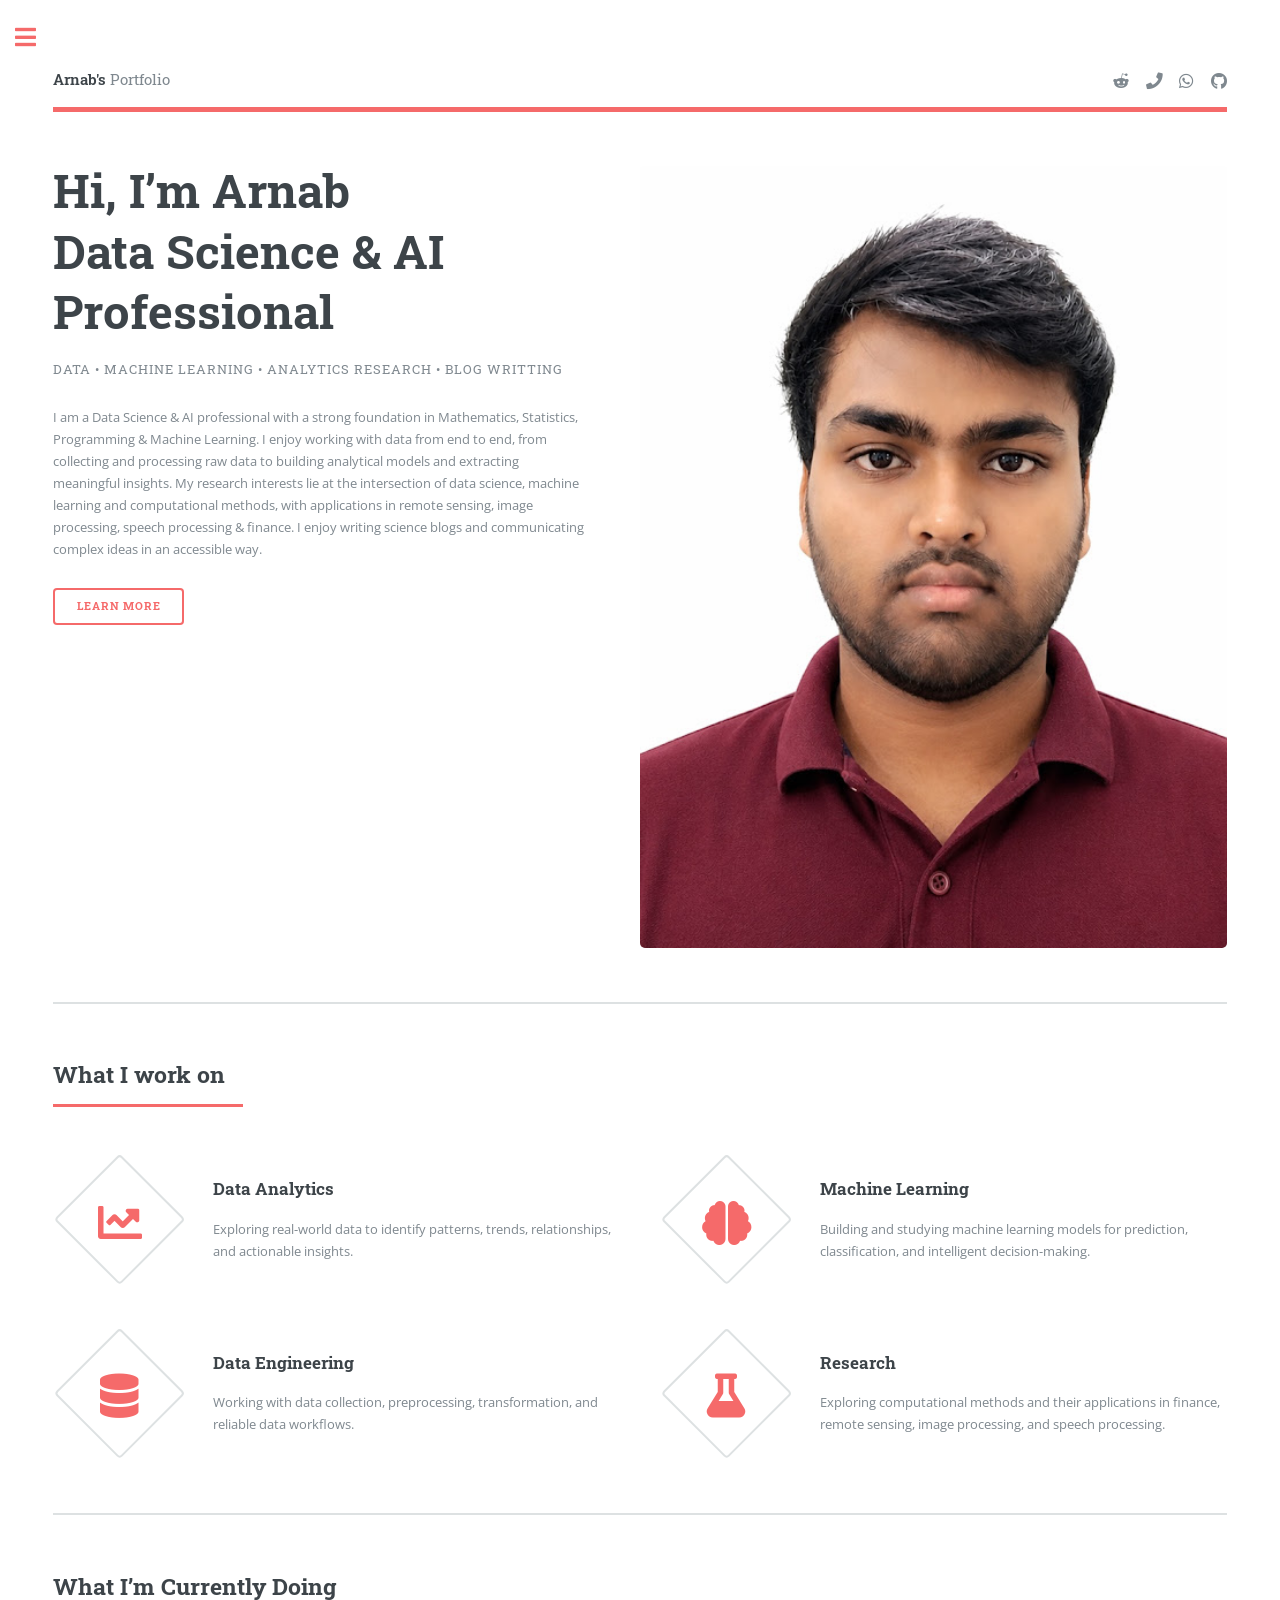
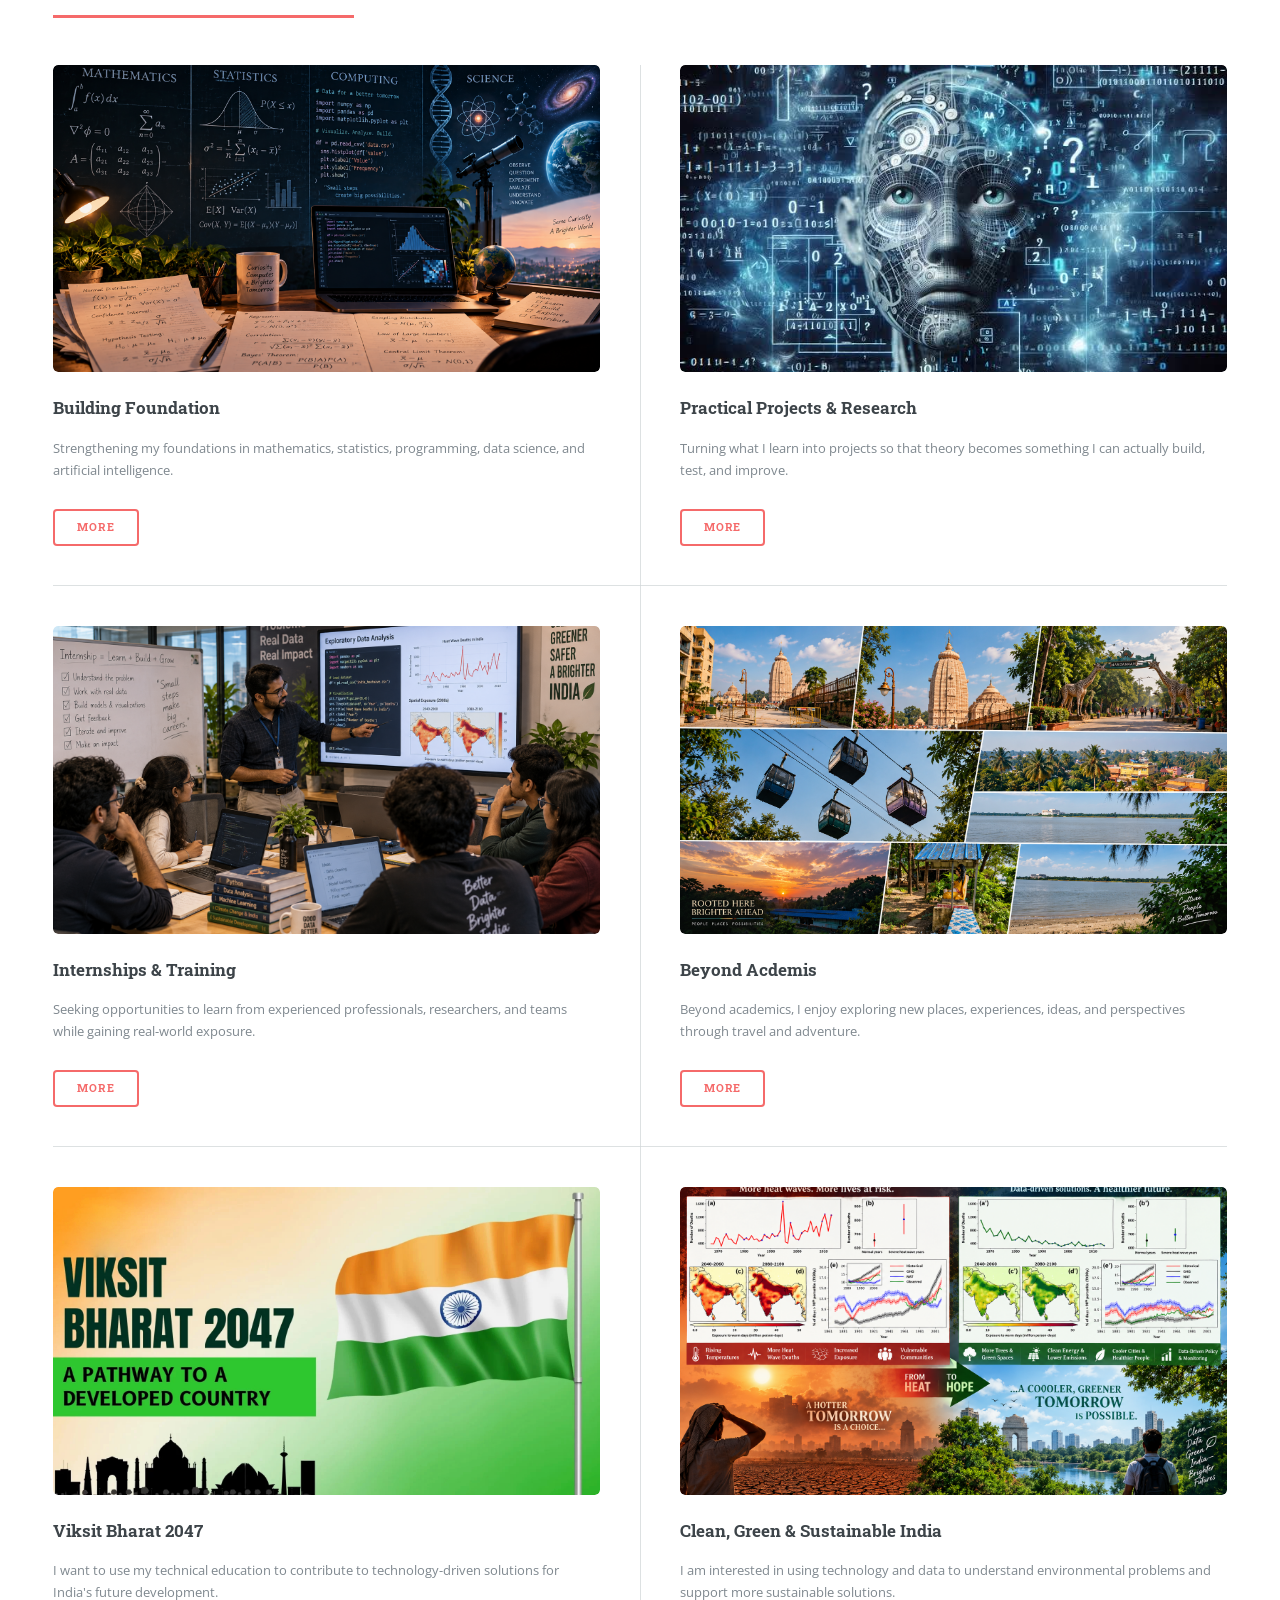
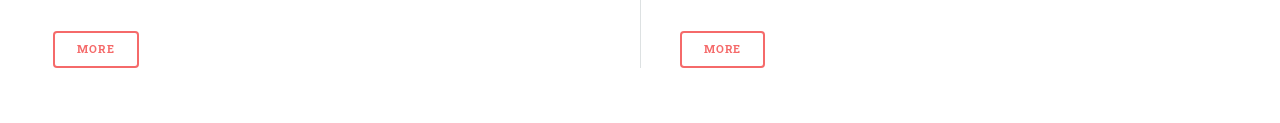
<file: index.html>
<!DOCTYPE HTML>
<!--
	Editorial by HTML5 UP
	html5up.net | @ajlkn
	Free for personal and commercial use under the CCA 3.0 license (html5up.net/license)
-->
<html>
	<head>
		<title>DataWithArnab</title>
		<meta charset="utf-8" />
		<meta name="viewport" content="width=device-width, initial-scale=1, user-scalable=no" />
		<link rel="stylesheet" href="assets/css/main.css" />
	</head>
	<body class="is-preload">

		<!-- Wrapper -->
			<div id="wrapper">

				<!-- Main -->
					<div id="main">
						<div class="inner">

							<!-- Header -->
								<header id="header">
									<a href="index.html" class="logo"><strong>Arnab's</strong> Portfolio</a>
									<ul class="icons">

    <!-- Reddit -->
    <li>
        <a href="https://www.reddit.com/user/arnab_M26F1/"
        class="icon brands fa-reddit-alien">
            <span class="label">Reddit</span>
        </a>
    </li>

    <li>
    <a href="tel:+919876543210"
       class="icon solid fa-phone"
       target="_blank">
        <span class="label">Phone</span>
    </a>
</li>


                    <li>
    <a href="https://wa.me/918597987629"
       class="icon brands fa-whatsapp"
       target="_blank"
       rel="noopener noreferrer">
        <span class="label">WhatsApp</span>
    </a>
</li>

    <!-- GitHub -->
    <li>
        <a href="#" class="icon brands fa-github">
            <span class="label">GitHub</span>
        </a>
    </li>

    <!-- Medium -->
    


</ul>
								</header>

							<!-- Banner -->
								<section id="banner">
									<div class="content">
										<header>
											<h1>Hi, I’m Arnab<br />
											Data Science & AI Professional</h1>
											<p>DATA • MACHINE LEARNING • ANALYTICS   RESEARCH • BLOG WRITTING</p>
										</header>
										<p>I am a Data Science & AI professional with a strong foundation in Mathematics, Statistics, Programming & Machine Learning. 
										I enjoy working with data from end to end, from collecting and processing raw data to building analytical models and extracting meaningful insights. My research interests lie at the intersection of data science, machine learning and computational methods, with applications in remote sensing, image processing, speech processing & finance. I enjoy writing science blogs and communicating complex ideas in an accessible way.
										</p>
										<ul class="actions">
											<li><a href="#" class="button big">Learn More</a></li>
										</ul>
									</div>
									<span class="image object">
										<img src="images\profile-pic.jpeg" alt="Arnab" />
									</span>
								</section>

							<!-- Section -->
								<section>
									<header class="major">
										<h2>What I work on</h2>
									</header>
									<div class="features">
										<article>
											<span class="icon solid fa-chart-line"></span>
											<div class="content">
												<h3>Data Analytics</h3>
												<p>Exploring real-world data to identify patterns, trends,
                relationships, and actionable insights.</p>
											</div>
										</article>
										<article>
											<span class="icon solid fa-brain"></span>
											<div class="content">
												<h3>Machine Learning</h3>
												<p>Building and studying machine learning models for
                prediction, classification, and intelligent decision-making.</p>
											</div>
										</article>
										<article>
											<span class="icon solid fa-database"></span>
											<div class="content">
											    <h3>Data Engineering</h3>										
											    <p>Working with data collection, preprocessing, transformation,
                and reliable data workflows.</p>
											</div>
										</article>
										<article>
											<span class="icon solid fa-flask"></span>
											<div class="content">
												<h3>Research</h3>
												<p>Exploring computational methods and their applications in
                finance, remote sensing, image processing, and speech processing.</p>
											</div>
										</article>
									</div>
								</section>

							<section>

    <header class="major">
        <h2>What I’m Currently Doing</h2>
        
    </header>

    <div class="posts current-doing">

        <!-- 1. Building Foundation -->
        <article>

        	 <div class="image">
        <img src="images\foundation.png"
             alt="Building a foundation in Data Science and AI">
    </div>

            <h3>Building Foundation</h3>

            <p>
                Strengthening my foundations in mathematics, statistics,
                programming, data science, and artificial intelligence.
            </p>

            <details class="more-details">

                <summary class="button">
                    More
                </summary>

                <div class="more-content">

                    <p>
                        My current priority is to build a strong conceptual
                        foundation rather than simply collecting tools and
                        technologies. I am working through mathematics,
                        probability, statistics, programming, machine learning,
                        and data engineering step by step.
                    </p>

                    <p>
                        I believe strong fundamentals make it easier to
                        understand new technologies, solve unfamiliar problems,
                        and eventually contribute to meaningful research.
                    </p>

                </div>

            </details>

        </article>


        <!-- 2. Practical Projects -->
        <article>
        	<div class="image">
        		<img src="images\research.jpg"
     alt="Data science project and programming workflow">
 </div>


            <h3>Practical Projects & Research</h3>

            <p>
                Turning what I learn into projects so that theory becomes
                something I can actually build, test, and improve.
            </p>

            <details class="more-details">

                <summary class="button">
                    More
                </summary>

                <div class="more-content">

                    <p>
                        Whatever I learn, I try to apply it practically.
                        Projects help me move beyond theoretical understanding
                        and discover what happens when ideas meet real data,
                        real constraints, and real problems.
                    </p>

                    <p>
                        I am developing analytical projects, machine learning
                        experiments, statistical studies, data workflows, and
                        research-oriented applications while continuously
                        improving my technical skills.
                    </p>

                </div>

            </details>

        </article>


        <!-- 3. Internships & Training -->
        <article>
        	<div class="image">
        		<img src="images\internship.png"
     alt="Industrial Training and practical experience">
 </div>

            <h3>Internships & Training</h3>

            <p>
                Seeking opportunities to learn from experienced professionals,
                researchers, and teams while gaining real-world exposure.
            </p>

            <details class="more-details">

                <summary class="button">
                    More
                </summary>

                <div class="more-content">

                    <p>
                        I want to complement academic learning with practical
                        experience through internships, research training,
                        workshops, and collaborative projects.
                    </p>

                    <p>
                        These experiences will help me understand how data,
                        software, research, and analytical methods are used
                        in professional environments while developing better
                        communication, teamwork, and problem-solving skills.
                    </p>

                </div>

            </details>

        </article>


        <!-- 4. Exploring -->
        <article>
        	<div class="image">
        		<img src="images\Explora.png"
     alt="Dora the Explora">
 </div>

            <h3>Beyond Acdemis</h3>

            <p>
                Beyond academics, I enjoy exploring new places, experiences,
                ideas, and perspectives through travel and adventure.
            </p>

            <details class="more-details">

                <summary class="button">
                    More
                </summary>

                <div class="more-content">

                    <p>
                        I have a strong interest in travelling and experiencing
                        different environments, cultures, landscapes, and ways
                        of life. Exploring unfamiliar places gives me a chance
                        to step outside routine and observe the world differently.
                    </p>

                    <p>
                        I see exploration as another form of learning. It
                        encourages curiosity, adaptability, observation, and
                        an openness to experiences beyond the classroom and
                        laboratory.
                    </p>

                </div>

            </details>

        </article>


        <!-- 5. Viksit Bharat -->
        <article>
        	<div class="image">
        <img src="images\Viksit-Bharat-2047-Documents-Required-and-Registration.jpg"
             alt="Let's aim for Viksit-Bharat">
    </div>

            <h3>Viksit Bharat 2047</h3>

            <p>
                I want to use my technical education to contribute to
                technology-driven solutions for India's future development.
            </p>

            <details class="more-details">

                <summary class="button">
                    More
                </summary>

                <div class="more-content">

                    <p>
                        As a Data Science and AI undergraduate, I hope to
                        contribute to problems where data and computation can
                        create practical value for society.
                    </p>

                    <p>
                        My areas of interest include intelligent agriculture,
                        accessible healthcare, digital public infrastructure,
                        financial inclusion, smart logistics, and technology
                        for rural and underserved communities.
                    </p>

                    <p>
                        I also want to explore research, open-source
                        contributions, entrepreneurship, and indigenous
                        technology development as ways of applying my technical
                        skills to problems relevant to India's future.
                    </p>

                </div>

            </details>

        </article>


        <!-- 6. Clean & Green India -->
        <article>
        	<div class="image">
        		<img src="images\greenindia.png"
     alt="Industrial Training and practical experience">
 </div>

            <h3>Clean, Green & Sustainable India</h3>

            <p>
                I am interested in using technology and data to understand
                environmental problems and support more sustainable solutions.
            </p>

            <details class="more-details">

                <summary class="button">
                    More
                </summary>

                <div class="more-content">

                    <p>
                        Data science, remote sensing, computer vision, and
                        artificial intelligence can help us understand
                        environmental change, monitor pollution, study
                        ecosystems, and improve resource management.
                    </p>

                    <p>
                        I am particularly interested in applications involving
                        climate-resilient agriculture, water resources,
                        environmental monitoring, waste management, and
                        sustainable development.
                    </p>

                    <p>
                        My long-term goal is to explore how computational
                        research can contribute to a cleaner, healthier,
                        and more sustainable future.
                    </p>

                </div>

            </details>

        </article>

    </div>

</section>
						</div>
					</div>

				<!-- Sidebar -->
					<div id="sidebar">
						<div class="inner">

							<!-- Search -->
								<section id="search" class="alt">
									<form id="site-search">
										<input
										type="text"
										name="query"
										id="query"
										placeholder="Search..."
										autocomplete="off"
										/>
									</form>

</section>

							<!-- Menu -->
								<nav id="menu">
									<header class="major">
										<h2>Menu</h2>
									</header>
									<ul>
										<li><a href="index.html">About Me</a></li>
										<li><a href="Education.html">Education</a></li>
										<li><a href="research.html">Research</a></li>
										<li> <span class="opener">Projects</span>
    <ul>
        <li><a href="projects/analytical.html">Analytical</a></li>
        <li><a href="projects/experimental.html">Experimental</a></li>
        <li><a href="projects/methodology.html">Methodology</a></li>
        <li><a href="projects/ai-ml.html">AI/ML</a></li>
        <li><a href="projects/review.html">Review</a></li>
    </ul>
</li>
									<li> <a href="blogs.html">Blogs</a> </li>	
								    <li><a href="resume.html">Resume</a></li>
									<li>
    <a href="notes.html">Notes</a>
</li>
                                    
									   <li><a href="contact.html">Contacts</a></li>
									</ul>

								</nav>

							<!-- Section -->
								<section>
									<header class="major">
										<h2>A Few Ideas I Believe In</h2>
									</header>
									<div class="mini-posts">
										<article>
											<div class="image">
												<img src="images\dijikstra.jpg" alt="Edsgar W. Dijkstra">
											</div>
								
											<p>“Computer science is no more about computers than astronomy is about telescopes.”

— Edsger W. Dijkstra</p>
										</article>
										<article>
											<div class="image">
												<img src="images\maxresdefault.jpg" alt="Gilbert Strang">
											</div>
											
											<p>"Matrices act. They don't just sit there.”  
Gilbert Strang</p>
										</article>

										<article>
											<div class="image">
												<img src="images\jhon tukey.jpg" alt="John Tukey">
											</div>
											<p>“Far better an approximate answer to the right question... than the exact answer to the wrong question.”
— John Tukey</p>
										</article>
									</div>
									<details class="more-details">

    <summary class="button">
        More
    </summary>

    <div class="more-content">

        <h4>John Tukey</h4>

        <p>
            John Tukey was an American mathematician whose work had
            a major influence on modern statistics and exploratory
            data analysis.
        </p>

        <p>
            His philosophy of questioning data carefully before
            applying sophisticated methods is particularly relevant
            to data science and statistical research.
        </p>

        <p>
            The idea behind this quote is simple: a precise answer
            is not particularly useful if the question itself
            is poorly formulated.
        </p>

    </div>

</details>
								</section>

							<!-- Section -->
								<section>
									<header class="major">
										<h2>Get in touch</h2>
									</header>
									<p>I’m always open to connecting with people working on interesting problems in Data, Technology, Finance and Research. Whether you’re interested in discussing a project, research collaboration, professional opportunities, or simply exchanging ideas, feel free to reach out.</p>
									<ul class="contact">
										<li class="icon solid fa-envelope"><a href="#">arnabj339@gmail.com</a></li>
										<li class="icon solid fa-phone">+91 8597987629</li>
										<li class="icon solid fa-home">Puilya,Howrah<br />
										West Bengal, 711302</li>
									</ul>
								</section>

							<!-- Footer -->
								<footer id="footer">

                <p class="copyright">

                    &copy; Arnab's Portfolio.
                    All rights reserved.

                </p>

            </footer>
						</div>
					</div>

			</div>

		<!-- Scripts -->
			<script src="assets/js/jquery.min.js"></script>
<script src="assets/js/browser.min.js"></script>
<script src="assets/js/breakpoints.min.js"></script>
<script src="assets/js/util.js"></script>
<script src="assets/js/main.js"></script>
<script src="assets/js/more-toggle.js"></script>

<script>

document.addEventListener("DOMContentLoaded", function () {

    const searchForm = document.getElementById("site-search");
    const searchInput = document.getElementById("query");
    searchInput.value = "";

    if (!searchForm || !searchInput) {
        return;
    }

    searchForm.addEventListener("submit", function (event) {

        event.preventDefault();

    });


    searchInput.addEventListener("input", function () {

        const searchTerm = searchInput.value
            .toLowerCase()
            .trim();

        const mainContent = document.querySelector("#main .inner");

        if (!mainContent) {
            return;
        }

        const sections = mainContent.querySelectorAll("section");


        sections.forEach(function (section) {

            const text = section.textContent.toLowerCase();

            if (searchTerm === "" || text.includes(searchTerm)) {

                section.style.display = "";

            } else {

                section.style.display = "none";

            }

        });

    });

});

</script>


</body>
</html>
</file>
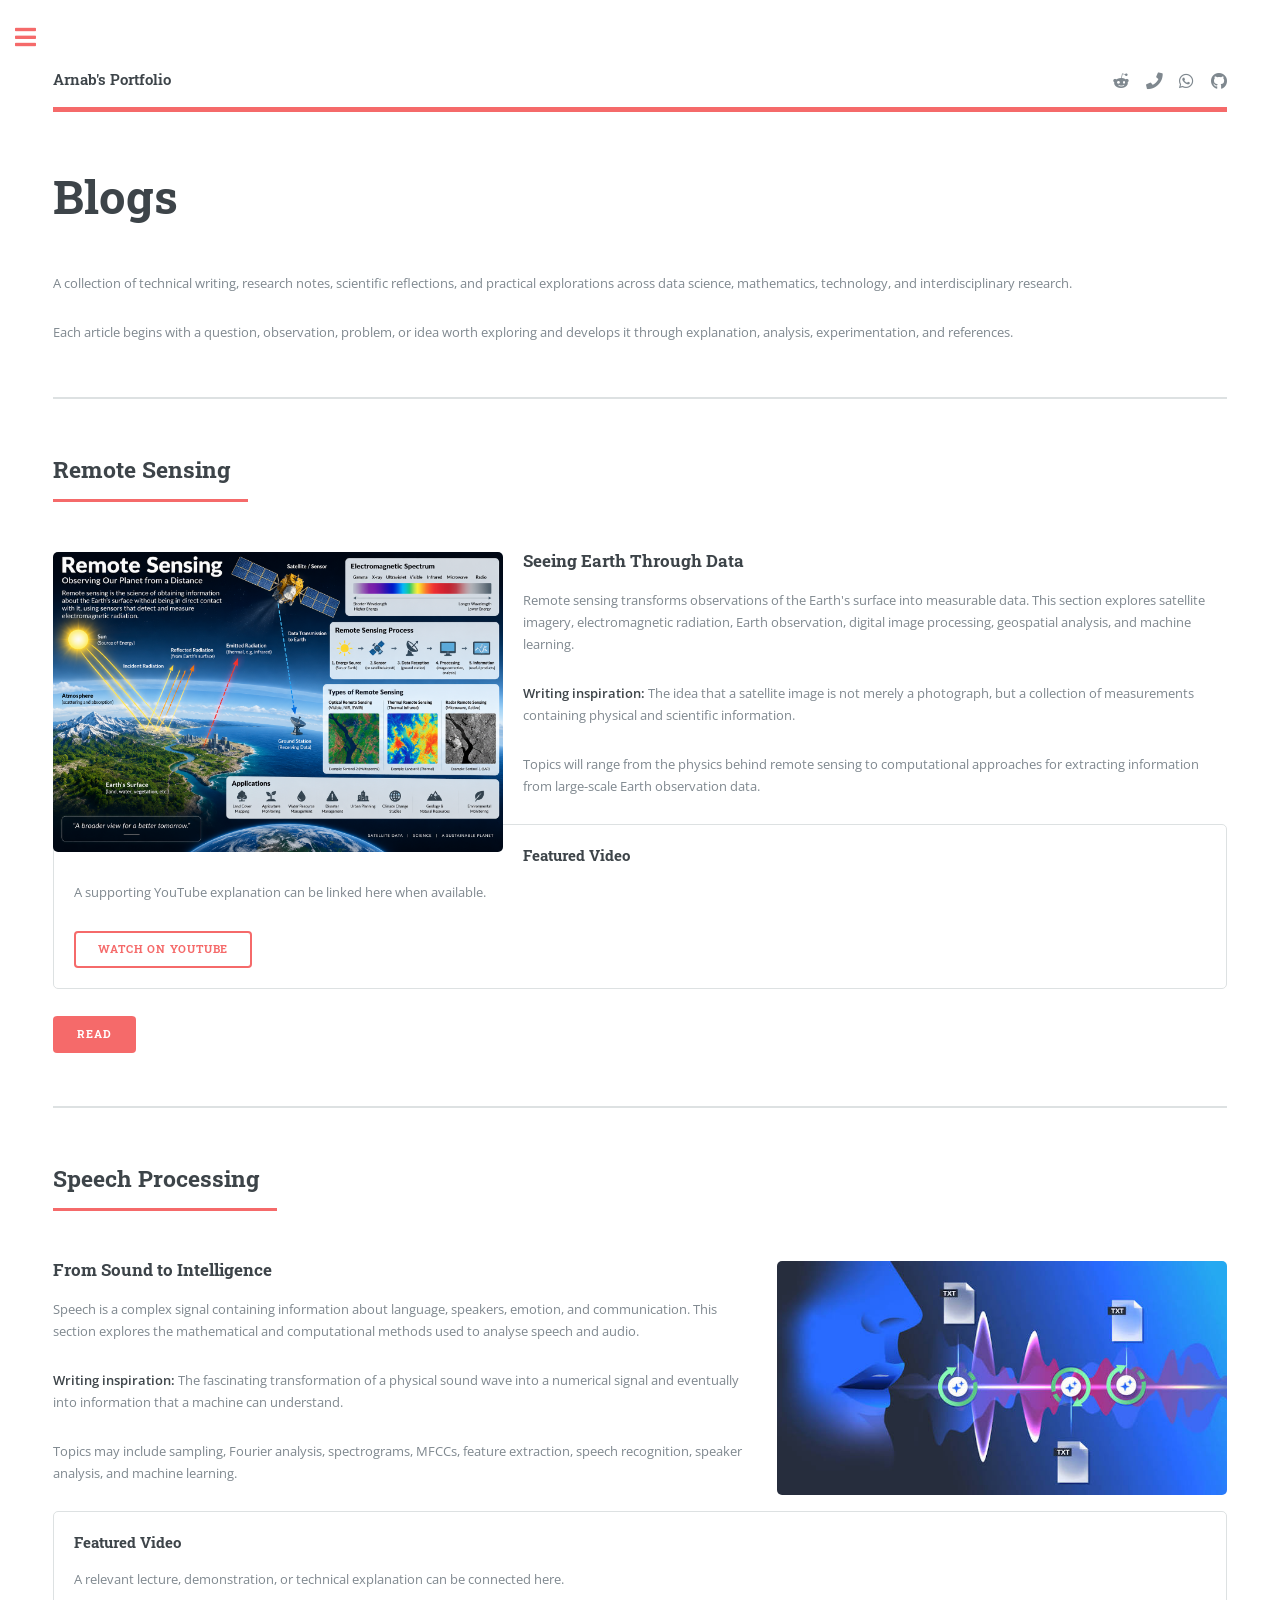
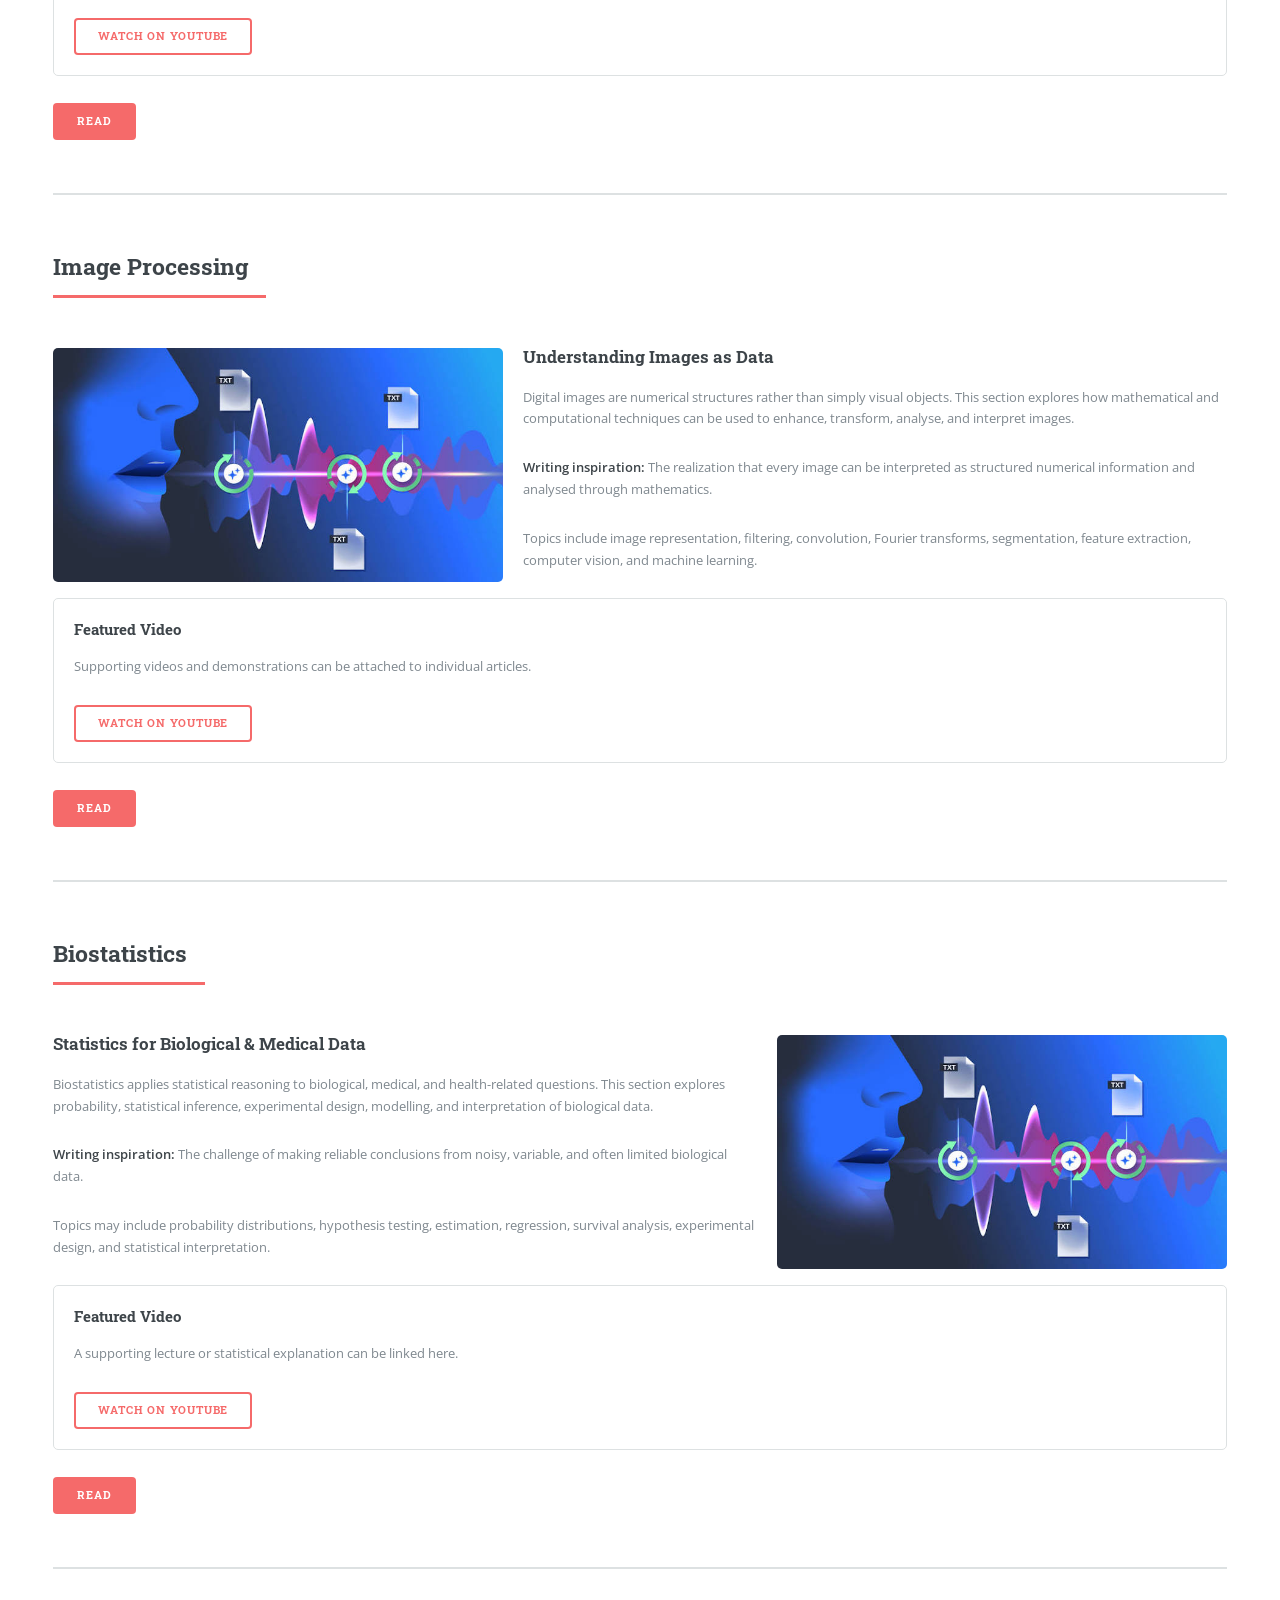
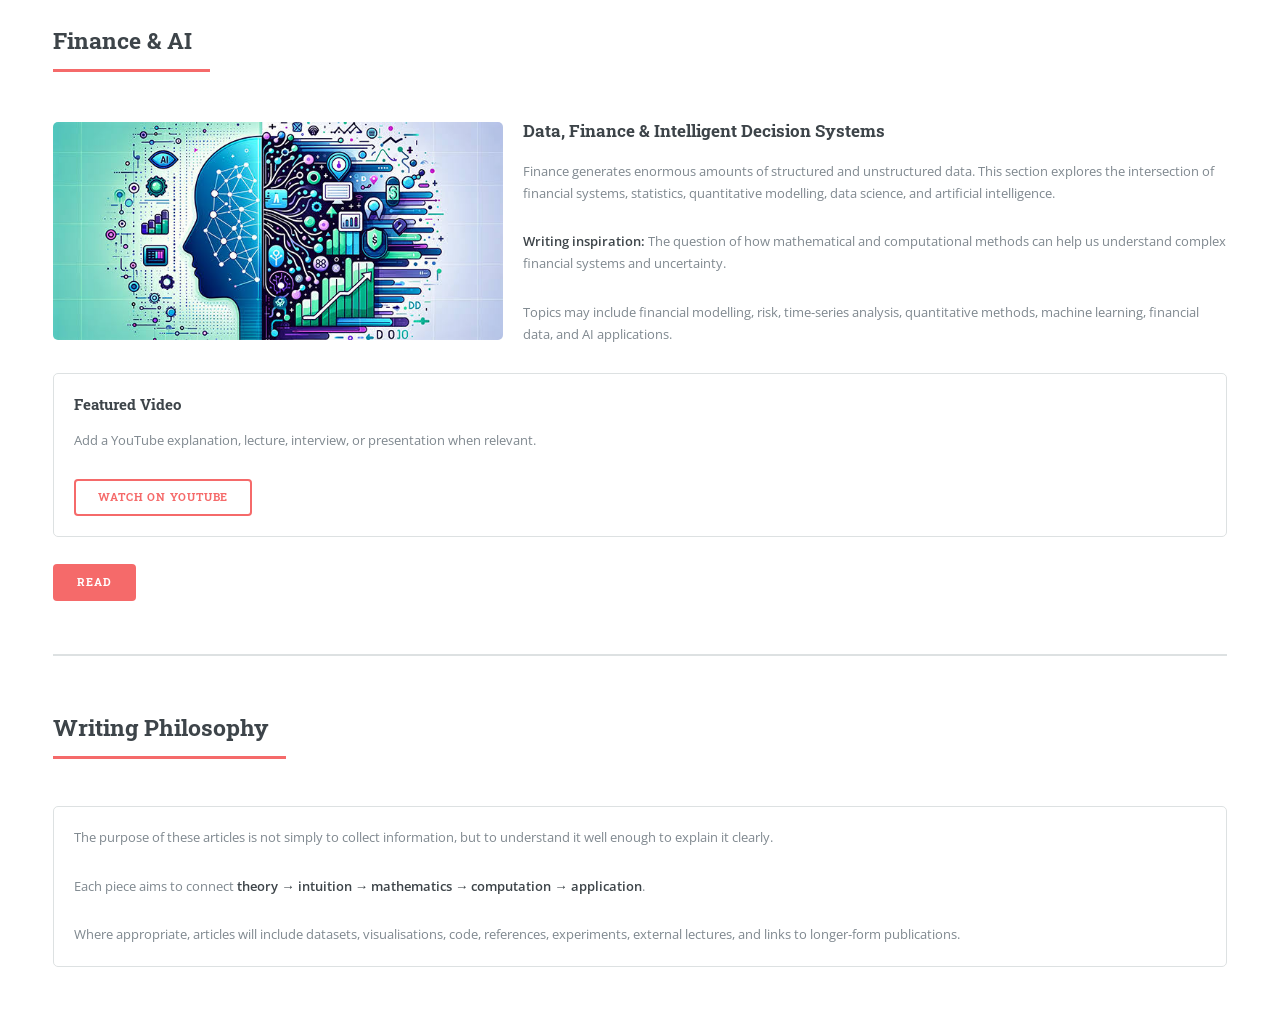
<file: blogs.html>
<!DOCTYPE HTML>
<html>

<head>

    <title>Blogs | Arnab's Portfolio</title>

    <meta charset="utf-8" />

    <meta name="viewport"
          content="width=device-width, initial-scale=1, user-scalable=no" />

    <link rel="stylesheet" href="assets/css/main.css" />

</head>


<body class="is-preload">


<div id="wrapper">


    <!-- =====================================================
         MAIN
    ====================================================== -->

    <div id="main">

        <div class="inner">


            <!-- HEADER -->

            <header id="header">

                <a href="index.html" class="logo">
                    <strong>Arnab's Portfolio</strong>
                </a>


                <ul class="icons">

                    <li>
                        <a href="https://www.reddit.com/user/arnab_M26F1/"
                           class="icon brands fa-reddit-alien"
                           target="_blank"
                           rel="noopener noreferrer">

                            <span class="label">Reddit</span>

                        </a>
                    </li>


                    <li>
                        <a href="tel:+918597987629"
                           class="icon solid fa-phone">

                            <span class="label">Phone</span>

                        </a>
                    </li>


                    <li>
                        <a href="https://wa.me/918597987629"
                           class="icon brands fa-whatsapp"
                           target="_blank"
                           rel="noopener noreferrer">

                            <span class="label">WhatsApp</span>

                        </a>
                    </li>


                    <li>
                        <a href="https://github.com/Arnab025-wq/Arnab_Jana"
   class="icon brands fa-github"
   target="_blank"
   rel="noopener noreferrer">

                            <span class="label">GitHub</span>

                        </a>
                    </li>

                </ul>

            </header>



            <!-- =====================================================
                 BLOG HEADER
            ====================================================== -->

            <section>

                <header class="main">

                    <h1>Blogs</h1>

                </header>


                <p>
                    A collection of technical writing, research notes,
                    scientific reflections, and practical explorations
                    across data science, mathematics, technology, and
                    interdisciplinary research.
                </p>


                <p>
                    Each article begins with a question, observation,
                    problem, or idea worth exploring and develops it
                    through explanation, analysis, experimentation,
                    and references.
                </p>

            </section>



            <!-- =====================================================
                 REMOTE SENSING
            ====================================================== -->

            <section>

                <header class="major">

                    <h2>
                        Remote Sensing
                    </h2>

                </header>


                <article>

                    <span class="image left">

                        <img src="images/remote sensing.png"
                             alt="Remote Sensing">

                    </span>


                    <h3>
                        Seeing Earth Through Data
                    </h3>


                    <p>
                        Remote sensing transforms observations of the
                        Earth's surface into measurable data. This section
                        explores satellite imagery, electromagnetic
                        radiation, Earth observation, digital image
                        processing, geospatial analysis, and machine
                        learning.
                    </p>


                    <p>
                        <strong>Writing inspiration:</strong>
                        The idea that a satellite image is not merely a
                        photograph, but a collection of measurements
                        containing physical and scientific information.
                    </p>


                    <p>
                        Topics will range from the physics behind remote
                        sensing to computational approaches for extracting
                        information from large-scale Earth observation data.
                    </p>


                    <!-- VIDEO -->

                    <div class="box">

                        <h4>
                            Featured Video
                        </h4>

                        <p>
                            A supporting YouTube explanation can be linked
                            here when available.
                        </p>


                        <ul class="actions">

                            <li>

                                <a href="https://www.youtube.com/"
                                   class="button"
                                   target="_blank"
                                   rel="noopener noreferrer">

                                    Watch on YouTube

                                </a>

                            </li>

                        </ul>

                    </div>


                    <!-- READ -->

                    <ul class="actions">

                        <li>

                            <a href="notes/pdfs/calculus-part-5.pdf"
                               class="button primary">

                                Read

                            </a>

                        </li>

                    </ul>


                    <div style="clear: both;"></div>

                </article>

            </section>



            <!-- =====================================================
                 SPEECH PROCESSING
            ====================================================== -->

            <section>

                <header class="major">

                    <h2>
                        Speech Processing
                    </h2>

                </header>


                <article>

                    <span class="image right">

                        <img src="images/speech-processing.jpg"
                             alt="Speech Processing">

                    </span>


                    <h3>
                        From Sound to Intelligence
                    </h3>


                    <p>
                        Speech is a complex signal containing information
                        about language, speakers, emotion, and communication.
                        This section explores the mathematical and
                        computational methods used to analyse speech and
                        audio.
                    </p>


                    <p>
                        <strong>Writing inspiration:</strong>
                        The fascinating transformation of a physical sound
                        wave into a numerical signal and eventually into
                        information that a machine can understand.
                    </p>


                    <p>
                        Topics may include sampling, Fourier analysis,
                        spectrograms, MFCCs, feature extraction, speech
                        recognition, speaker analysis, and machine learning.
                    </p>


                    <!-- VIDEO -->

                    <div class="box">

                        <h4>
                            Featured Video
                        </h4>

                        <p>
                            A relevant lecture, demonstration, or technical
                            explanation can be connected here.
                        </p>


                        <ul class="actions">

                            <li>

                                <a href="https://www.youtube.com/"
                                   class="button"
                                   target="_blank"
                                   rel="noopener noreferrer">

                                    Watch on YouTube

                                </a>

                            </li>

                        </ul>

                    </div>


                    <!-- READ -->

                    <ul class="actions">

                        <li>

                            <a href="notes/pdfs/abstract&advanced-part-5.pdf"
                               class="button primary">

                                Read

                            </a>

                        </li>

                    </ul>


                    <div style="clear: both;"></div>

                </article>

            </section>



            <!-- =====================================================
                 IMAGE PROCESSING
            ====================================================== -->

            <section>

                <header class="major">

                    <h2>
                        Image Processing
                    </h2>

                </header>


                <article>

                    <span class="image left">

                        <img src="images/speech-processing.jpg"
                             alt="Digital Image Processing">

                    </span>


                    <h3>
                        Understanding Images as Data
                    </h3>


                    <p>
                        Digital images are numerical structures rather than
                        simply visual objects. This section explores how
                        mathematical and computational techniques can be
                        used to enhance, transform, analyse, and interpret
                        images.
                    </p>


                    <p>
                        <strong>Writing inspiration:</strong>
                        The realization that every image can be interpreted
                        as structured numerical information and analysed
                        through mathematics.
                    </p>


                    <p>
                        Topics include image representation, filtering,
                        convolution, Fourier transforms, segmentation,
                        feature extraction, computer vision, and
                        machine learning.
                    </p>


                    <!-- VIDEO -->

                    <div class="box">

                        <h4>
                            Featured Video
                        </h4>

                        <p>
                            Supporting videos and demonstrations can be
                            attached to individual articles.
                        </p>


                        <ul class="actions">

                            <li>

                                <a href="https://www.youtube.com/"
                                   class="button"
                                   target="_blank"
                                   rel="noopener noreferrer">

                                    Watch on YouTube

                                </a>

                            </li>

                        </ul>

                    </div>


                    <!-- READ -->

                    <ul class="actions">

                        <li>

                            <a href="notes/pdfs/abstract&advanced-part-5.pdf"
                               class="button primary">

                                Read

                            </a>

                        </li>

                    </ul>


                    <div style="clear: both;"></div>

                </article>

            </section>



            <!-- =====================================================
                 BIOSTATISTICS
            ====================================================== -->

            <section>

                <header class="major">

                    <h2>
                        Biostatistics
                    </h2>

                </header>


                <article>

                    <span class="image right">

                        <img src="images/speech-processing.jpg"
                             alt="Biostatistics">

                    </span>


                    <h3>
                        Statistics for Biological &amp; Medical Data
                    </h3>


                    <p>
                        Biostatistics applies statistical reasoning to
                        biological, medical, and health-related questions.
                        This section explores probability, statistical
                        inference, experimental design, modelling, and
                        interpretation of biological data.
                    </p>


                    <p>
                        <strong>Writing inspiration:</strong>
                        The challenge of making reliable conclusions from
                        noisy, variable, and often limited biological data.
                    </p>


                    <p>
                        Topics may include probability distributions,
                        hypothesis testing, estimation, regression,
                        survival analysis, experimental design, and
                        statistical interpretation.
                    </p>


                    <!-- VIDEO -->

                    <div class="box">

                        <h4>
                            Featured Video
                        </h4>

                        <p>
                            A supporting lecture or statistical explanation
                            can be linked here.
                        </p>


                        <ul class="actions">

                            <li>

                                <a href="https://www.youtube.com/"
                                   class="button"
                                   target="_blank"
                                   rel="noopener noreferrer">

                                    Watch on YouTube

                                </a>

                            </li>

                        </ul>

                    </div>


                    <!-- READ -->

                    <ul class="actions">

                        <li>

                            <a href="notes/pdfs/abstract&advanced-part-5.pdf"
                               class="button primary">

                                Read

                            </a>

                        </li>

                    </ul>


                    <div style="clear: both;"></div>

                </article>

            </section>



            <!-- =====================================================
                 FINANCE & AI
            ====================================================== -->

            <section>

                <header class="major">

                    <h2>
                        Finance &amp; AI
                    </h2>

                </header>


                <article>

                    <span class="image left">

                        <img src="images/finance.jpg"
                             alt="Finance and Artificial Intelligence">

                    </span>


                    <h3>
                        Data, Finance &amp; Intelligent Decision Systems
                    </h3>


                    <p>
                        Finance generates enormous amounts of structured
                        and unstructured data. This section explores the
                        intersection of financial systems, statistics,
                        quantitative modelling, data science, and
                        artificial intelligence.
                    </p>


                    <p>
                        <strong>Writing inspiration:</strong>
                        The question of how mathematical and computational
                        methods can help us understand complex financial
                        systems and uncertainty.
                    </p>


                    <p>
                        Topics may include financial modelling, risk,
                        time-series analysis, quantitative methods,
                        machine learning, financial data, and AI
                        applications.
                    </p>


                    <!-- VIDEO -->

                    <div class="box">

                        <h4>
                            Featured Video
                        </h4>

                        <p>
                            Add a YouTube explanation, lecture, interview,
                            or presentation when relevant.
                        </p>


                        <ul class="actions">

                            <li>

                                <a href="https://www.youtube.com/"
                                   class="button"
                                   target="_blank"
                                   rel="noopener noreferrer">

                                    Watch on YouTube

                                </a>

                            </li>

                        </ul>

                    </div>


                    <!-- READ -->

                    <ul class="actions">

                        <li>

                            <a href="notes/pdfs/abstract&advanced-part-5.pdf"
                               class="button primary">

                                Read

                            </a>

                        </li>

                    </ul>


                    <div style="clear: both;"></div>

                </article>

            </section>



            <!-- =====================================================
                 WRITING PHILOSOPHY
            ====================================================== -->

            <section>

                <header class="major">

                    <h2>
                        Writing Philosophy
                    </h2>

                </header>


                <div class="box"> 

                    <p>
                        The purpose of these articles is not simply to
                        collect information, but to understand it well
                        enough to explain it clearly.
                    </p>


                    <p>
                        Each piece aims to connect
                        <strong>theory → intuition → mathematics →
                        computation → application</strong>.
                    </p>


                    <p>
                        Where appropriate, articles will include datasets,
                        visualisations, code, references, experiments,
                        external lectures, and links to longer-form
                        publications.
                    </p>

                </div>

            </section>


        </div>

    </div>



    <!-- =============================================================
         SIDEBAR
    ============================================================== -->

    <div id="sidebar">

        <div class="inner">


            <!-- SEARCH -->

            <section id="search" class="alt">

    <form id="site-search">

        <input
            type="text"
            name="query"
            id="query"
            placeholder="Search..."
            autocomplete="off"
        />

    </form>

</section>



            <!-- MENU -->

            <nav id="menu">

                <header class="major">

                    <h2>Menu</h2>

                </header>


                <ul>


                    <!-- ABOUT -->

                    <li>

                        <a href="index.html">
                            About Me
                        </a>

                    </li>


                    <!-- EDUCATION -->

                    <li>

                        <a href="Education.html">
                            Education
                        </a>

                    </li>

                    <li><a href="research.html">Research</a></li>


                    <!-- PROJECTS -->

                    <li>

                        <span class="opener">
                            Projects
                        </span>


                        <ul>

                            <li>
                                <a href="projects/analytical.html">
                                    Analytical
                                </a>
                            </li>

                            <li>
                                <a href="projects/experimental.html">
                                    Experimental
                                </a>
                            </li>

                            <li>
                                <a href="projects/methodology.html">
                                    Methodology
                                </a>
                            </li>

                            <li>
                                <a href="projects/ai-ml.html">
                                    AI / ML
                                </a>
                            </li>

                            <li>
                                <a href="projects/review.html">
                                    Review
                                </a>
                            </li>

                        </ul>

                    </li>


                    <!-- BLOGS -->

                    <li>

                        <a href="blogs.html">
                            Blogs
                        </a>

                    </li>

                    <li>
                        <a href="resume.html">RESUME</a>
                    </li>



                    <!-- NOTES -->

                    <li>

                        <a href="notes.html">
                            Notes
                        </a>

                    </li>


                    <!-- CONTACT -->

                    <li>

                        <a href="contact.html">
                            Contacts
                        </a>

                    </li>

                </ul>

            </nav>



            <!-- FOOTER -->

            <footer id="footer">

                <p class="copyright">

                    &copy; Arnab. All rights reserved.

                </p>

            </footer>


        </div>

    </div>


</div>



<!-- =============================================================
     SCRIPTS
============================================================== -->

<script src="assets/js/jquery.min.js"></script>
<script src="assets/js/browser.min.js"></script>
<script src="assets/js/breakpoints.min.js"></script>
<script src="assets/js/util.js"></script>
<script src="assets/js/main.js"></script>
<script src="assets/js/more-toggle.js"></script>

<script>

document.addEventListener("DOMContentLoaded", function () {

    const searchForm = document.getElementById("site-search");
const searchInput = document.getElementById("query");

if (!searchForm || !searchInput) {
    return;
}

searchInput.value = "";

    searchForm.addEventListener("submit", function (event) {
        event.preventDefault();
    });

    searchInput.addEventListener("input", function () {

        const searchTerm = searchInput.value
            .toLowerCase()
            .trim();

        const mainContent = document.querySelector("#main .inner");

        if (!mainContent) {
            return;
        }

        const sections = mainContent.querySelectorAll("section");

        sections.forEach(function (section) {

            const text = section.textContent.toLowerCase();

            if (searchTerm === "" || text.includes(searchTerm)) {
                section.style.display = "";
            } else {
                section.style.display = "none";
            }

        });

    });

});

</script>

</body>
</html>
</file>
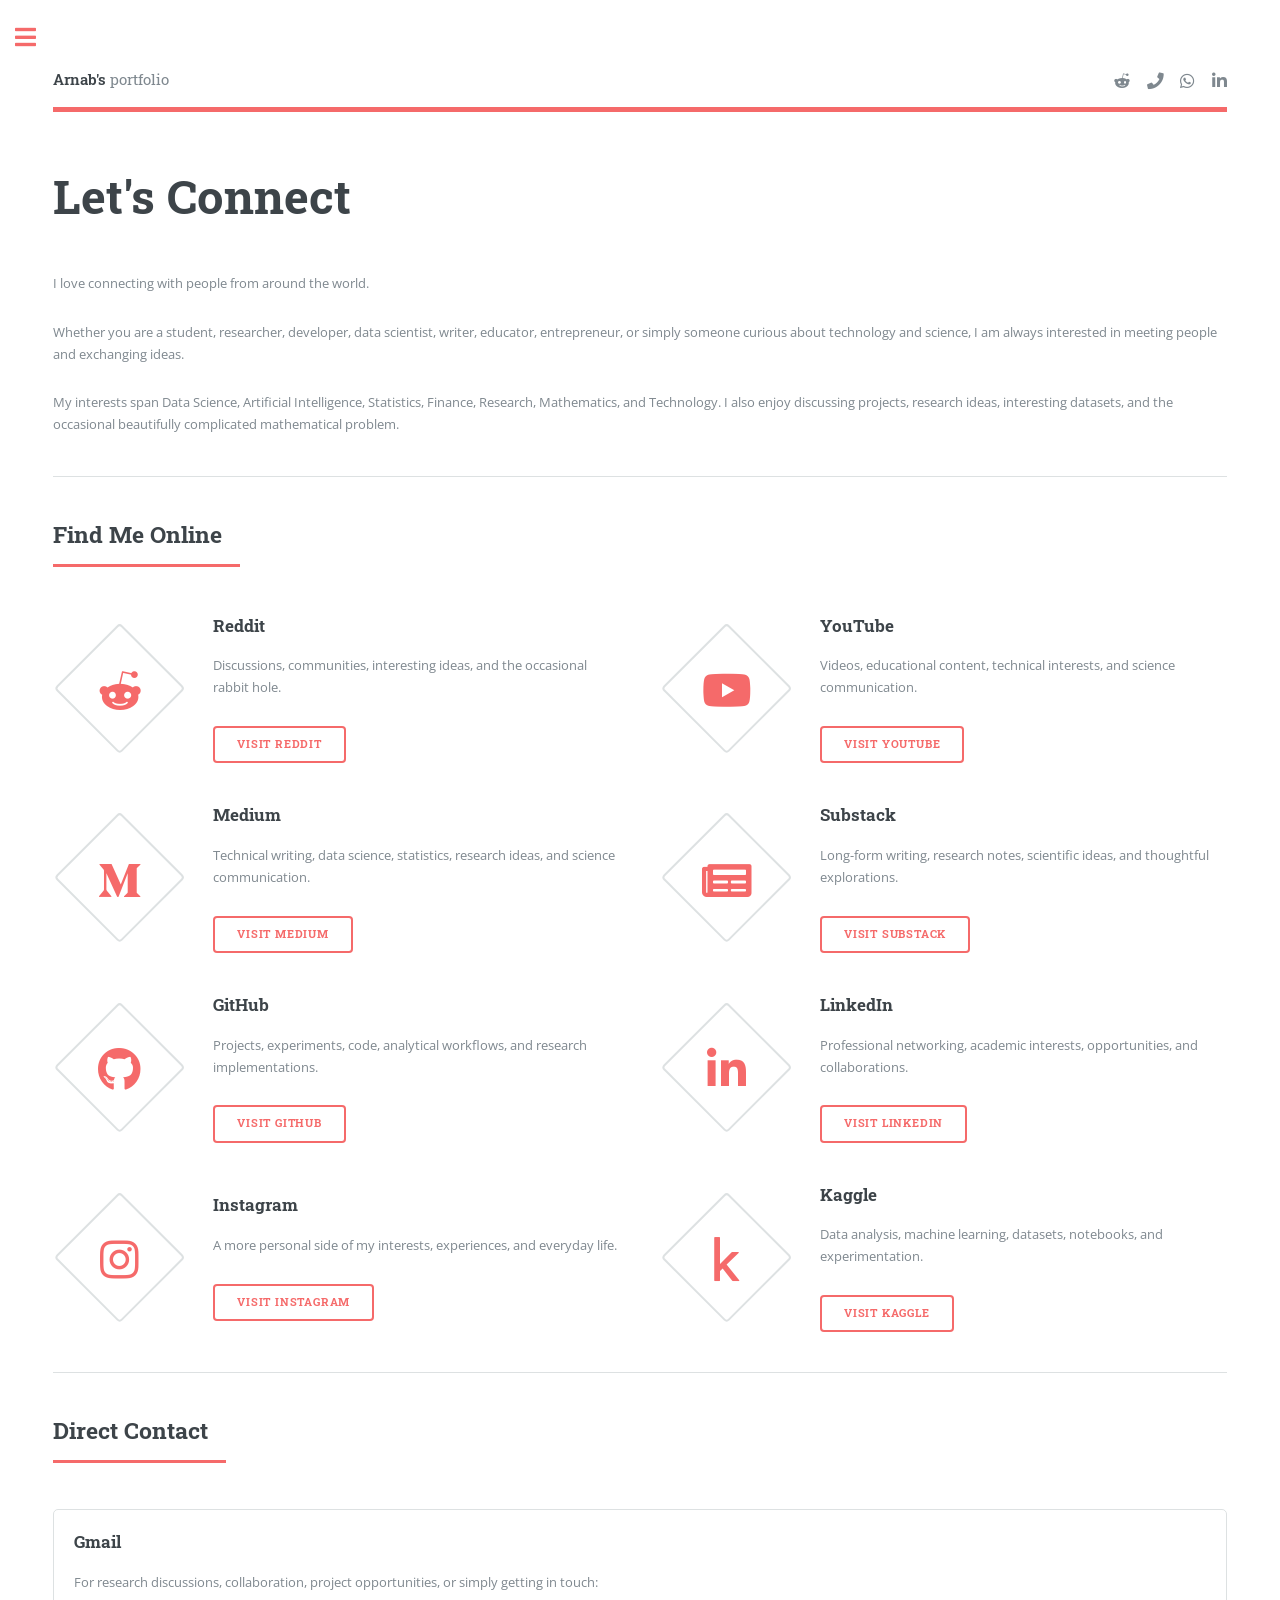
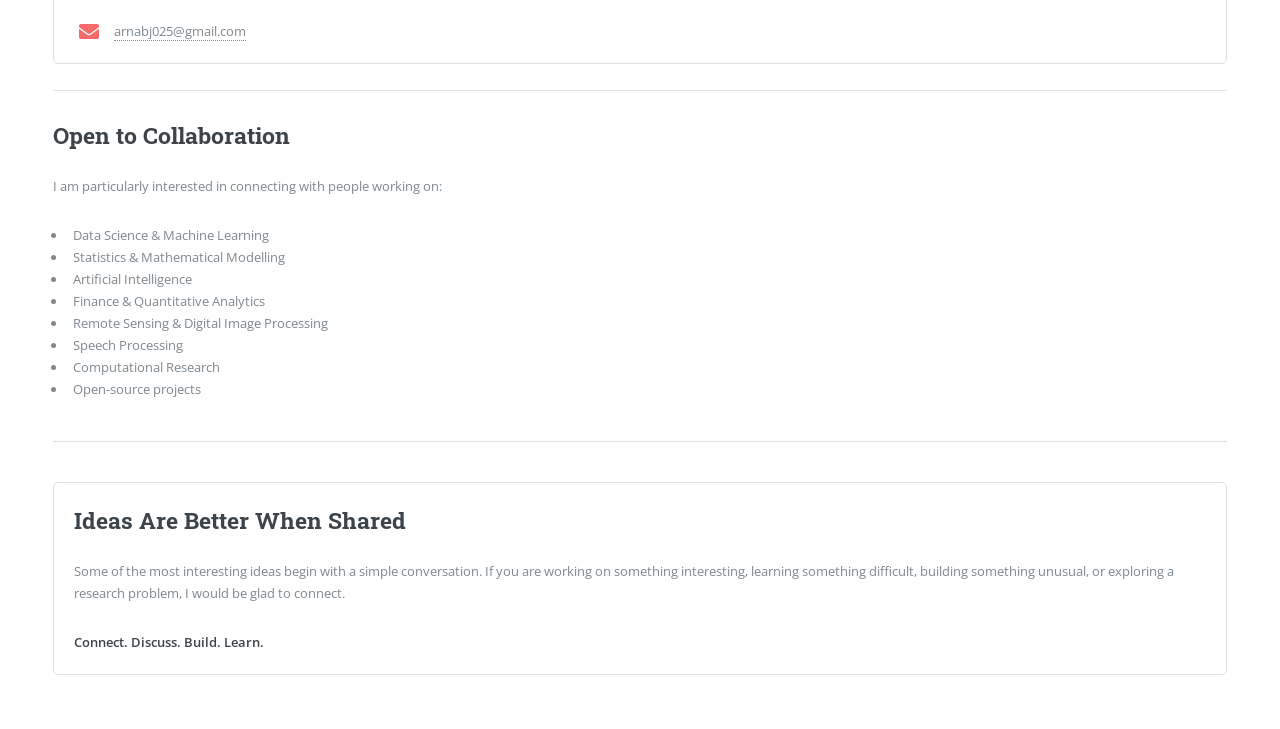
<file: contact.html>
<!DOCTYPE HTML>
<html>

<head>

    <title>Contact| Arnab's Portfolio</title>

    <meta charset="utf-8" />

    <meta name="viewport"
          content="width=device-width, initial-scale=1, user-scalable=no" />

    <link rel="stylesheet"
          href="assets/css/main.css" />

</head>


<body class="is-preload">

<div id="wrapper">


    <!-- =====================================================
         MAIN
    ====================================================== -->

    <div id="main">

        <div class="inner">


            <!-- =================================================
                 HEADER
            ================================================== -->

            <header id="header">

                <a href="contact.html"
                   class="logo">

                    <strong>Arnab's</strong> portfolio

                </a>


                <ul class="icons">

                    <li>
    <a href="https://www.reddit.com/user/arnab_M26F1/"
       class="icon brands fa-reddit-alien"
       target="_blank"
       rel="noopener noreferrer">
        <span class="label">Reddit</span>
    </a>
</li>

                    <li>
    <a href="tel:+919876543210"
       class="icon solid fa-phone"
       target="_blank">
        <span class="label">Phone</span>
    </a>
</li>


                    <li>
    <a href="https://wa.me/918597987629"
       class="icon brands fa-whatsapp"
       target="_blank"
       rel="noopener noreferrer">
        <span class="label">WhatsApp</span>
    </a>
</li>


                    <li>
                        <a href="https://www.linkedin.com/in/arnab-jana-0140733b/"
   class="icon brands fa-linkedin-in"
   target="_blank"
   rel="noopener noreferrer">
                            <span class="label">
                                LinkedIn
                            </span>

                        </a>
                    </li>
                </ul>

            </header>



            <!-- =================================================
                 CONTACT CONTENT
            ================================================== -->

            <section>


                <!-- =================================================
                     PAGE INTRO
                ================================================== -->

                <header class="main">

                    <h1>
                        Let's Connect
                    </h1>

                </header>


                <p class="major">

                    I love connecting with people from around
                    the world.

                </p>


                <p>

                    Whether you are a student, researcher,
                    developer, data scientist, writer, educator,
                    entrepreneur, or simply someone curious about
                    technology and science, I am always interested
                    in meeting people and exchanging ideas.

                </p>


                <p>

                    My interests span Data Science, Artificial
                    Intelligence, Statistics, Finance, Research,
                    Mathematics, and Technology. I also enjoy
                    discussing projects, research ideas,
                    interesting datasets, and the occasional
                    beautifully complicated mathematical problem.

                </p>



                <!-- =================================================
                     SOCIAL & PROFESSIONAL NETWORKS
                ================================================== -->

                <hr class="major" />


                <header class="major">

                    <h2>
                        Find Me Online
                    </h2>

                </header>


                <div class="features">


                    <!-- REDDIT -->

                    <article>

                        <span class="icon brands fa-reddit-alien"></span>

                        <div class="content">

                            <h3>
                                Reddit
                            </h3>

                            <p>

                                Discussions, communities,
                                interesting ideas, and the
                                occasional rabbit hole.

                            </p>

                            <a href="https://www.reddit.com/user/arnab_M26F1/"
                               class="button">

                                Visit Reddit

                            </a>

                        </div>

                    </article>



                    <!-- YOUTUBE -->

                    <article>

                        <span class="icon brands fa-youtube"></span>

                        <div class="content">

                            <h3>
                                YouTube
                            </h3>

                            <p>

                                Videos, educational content,
                                technical interests, and
                                science communication.

                            </p>

                            <a href="https://www.youtube.com/@foxbat-d1d"
                               class="button">

                                Visit YouTube

                            </a>

                        </div>

                    </article>



                    <!-- MEDIUM -->

                    <article>

                        <span class="icon brands fa-medium-m"></span>

                        <div class="content">

                            <h3>
                                Medium
                            </h3>

                            <p>

                                Technical writing, data science,
                                statistics, research ideas,
                                and science communication.

                            </p>

                            <a href="https://medium.com/@arnabj025"
                               class="button">
                               Visit Medium
    </a>

                        </div>

                    </article>



                    <!-- SUBSTACK -->

                    <article>

                        <span class="icon solid fa-newspaper"></span>

                        <div class="content">

                            <h3>
                                Substack
                            </h3>

                            <p>

                                Long-form writing, research notes,
                                scientific ideas, and thoughtful
                                explorations.

                            </p>

                            <a href="https://substack.com/@cubicularisasperiores915471"
                               class="button">

                                Visit Substack

                            </a>

                        </div>

                    </article>



                    <!-- GITHUB -->

                    <article>

                        <span class="icon brands fa-github"></span>

                        <div class="content">

                            <h3>
                                GitHub
                            </h3>

                            <p>

                                Projects, experiments, code,
                                analytical workflows, and
                                research implementations.

                            </p>

                            <a href="https://github.com/Arnab025-wq/Arnab_Jana.git"
                               class="button">

                                Visit GitHub

                            </a>

                        </div>

                    </article>



                    <!-- LINKEDIN -->

                    <article>

                        <span class="icon brands fa-linkedin-in"></span>

                        <div class="content">

                            <h3>
                                LinkedIn
                            </h3>

                            <p>

                                Professional networking,
                                academic interests, opportunities,
                                and collaborations.

                            </p>

                            <a href="https://www.linkedin.com/in/arnab-jana-0140733b3/"
                               class="button">

                                Visit LinkedIn

                            </a>

                        </div>

                    </article>



                    <!-- INSTAGRAM -->

                    <article>

                        <span class="icon brands fa-instagram"></span>

                        <div class="content">

                            <h3>
                                Instagram
                            </h3>

                            <p>

                                A more personal side of my
                                interests, experiences, and
                                everyday life.

                            </p>

                            <a href="https://www.kaggle.com/arnabjana2203"
                               class="button">

                                Visit Instagram

                            </a>

                        </div>

                    </article>



                    <!-- KAGGLE -->

                    <article>

                        <span class="icon brands fa-kaggle"></span>

                        <div class="content">

                            <h3>
                                Kaggle
                            </h3>

                            <p>

                                Data analysis, machine learning,
                                datasets, notebooks, and
                                experimentation.

                            </p>

                            <a href="https://www.kaggle.com/arnabjana2203"
                               class="button">

                                Visit Kaggle

                            </a>

                        </div>

                    </article>


                </div>



                <!-- =================================================
                     EMAIL
                ================================================== -->

                <hr class="major" />


                <header class="major">

                    <h2>
                        Direct Contact
                    </h2>

                </header>


                <div class="box">

                    <h3>
                        Gmail
                    </h3>

                    <p>

                        For research discussions, collaboration,
                        project opportunities, or simply getting
                        in touch:

                    </p>


                    <ul class="contact">

                        <li class="icon solid fa-envelope">

                            <a href="mailto:arnabj025@gmail.com">

                                arnabj025@gmail.com

                            </a>

                        </li>

                    </ul>

                </div>



                <!-- =================================================
                     COLLABORATION
                ================================================== -->

                <hr />


                <h2>
                    Open to Collaboration
                </h2>


                <p>

                    I am particularly interested in connecting
                    with people working on:

                </p>


                <ul>

                    <li>
                        Data Science & Machine Learning
                    </li>

                    <li>
                        Statistics & Mathematical Modelling
                    </li>

                    <li>
                        Artificial Intelligence
                    </li>

                    <li>
                        Finance & Quantitative Analytics
                    </li>

                    <li>
                        Remote Sensing & Digital Image Processing
                    </li>

                    <li>
                        Speech Processing
                    </li>

                    <li>
                        Computational Research
                    </li>

                    <li>
                        Open-source projects
                    </li>

                </ul>



                <!-- =================================================
                     FINAL MESSAGE
                ================================================== -->

                <hr class="major" />


                <div class="box">

                    <h2>
                        Ideas Are Better When Shared
                    </h2>


                    <p>

                        Some of the most interesting ideas begin
                        with a simple conversation. If you are
                        working on something interesting, learning
                        something difficult, building something
                        unusual, or exploring a research problem,
                        I would be glad to connect.

                    </p>


                    <p>

                        <strong>
                            Connect. Discuss. Build. Learn.
                        </strong>

                    </p>

                </div>


            </section>

        </div>

    </div>



    <!-- =====================================================
         SIDEBAR
    ====================================================== -->

    <div id="sidebar">

        <div class="inner">


            <!-- =================================================
                 MENU
            ================================================== -->

            <nav id="menu">

                <header class="major">

                    <h2>
                        Menu
                    </h2>

                </header>


                <ul>


                    <li>

                        <a href="index.html">
                            ABOUT ME
                        </a>

                    </li>


                    <li>

                        <a href="Education.html">
                            EDUCATION
                        </a>

                    </li>

                    <li>
                        <a href="research.html">
                            RESEARCH
                        </a>
                    </li>


                    <!-- PROJECTS -->

                    <li>

                        <span class="opener">
                            PROJECTS
                        </span>


                        <ul>

                            <li>
                                <a href="projects/analytical.html">
                                    ANALYTICAL
                                </a>
                            </li>

                            <li>
                                <a href="projects/experimental.html">
                                    EXPERIMENTAL
                                </a>
                            </li>

                            <li>
                                <a href="projects/methodology.html">
                                    METHODOLOGY
                                </a>
                            </li>

                            <li>
                                <a href="projects/ai-ml.html">
                                    AI/ML
                                </a>
                            </li>

                            <li>
                                <a href="projects/review.html">
                                    REVIEW
                                </a>
                            </li>

                        </ul>

                    </li>


                    <li><a href= "blogs.html">BLOGS</a></li>



                    <!-- RESUME -->

                    <li>

                        <a href="resume.html">
                            RESUME
                        </a>

                    </li>

                    <li><a href="notes.html">Notes</a></li>



                    <!-- CONTACT -->

                    <li>

                        <a href="contact.html">
                            Contacts
                        </a>

                    </li>


                </ul>

            </nav>



            <!-- =================================================
                 FOOTER
            ================================================== -->

            <footer id="footer">

                <p class="copyright">

                    &copy; Arnab's Portfolio.
                    All rights reserved.

                </p>

            </footer>


        </div>

    </div>


</div>



<!-- =====================================================
     SCRIPTS
====================================================== -->

<script src="assets/js/jquery.min.js"></script>

<script src="assets/js/browser.min.js"></script>

<script src="assets/js/breakpoints.min.js"></script>

<script src="assets/js/util.js"></script>

<script src="assets/js/main.js"></script>

<script src="assets/js/more-toggle.js"></script>


</body>

</html>
</file>
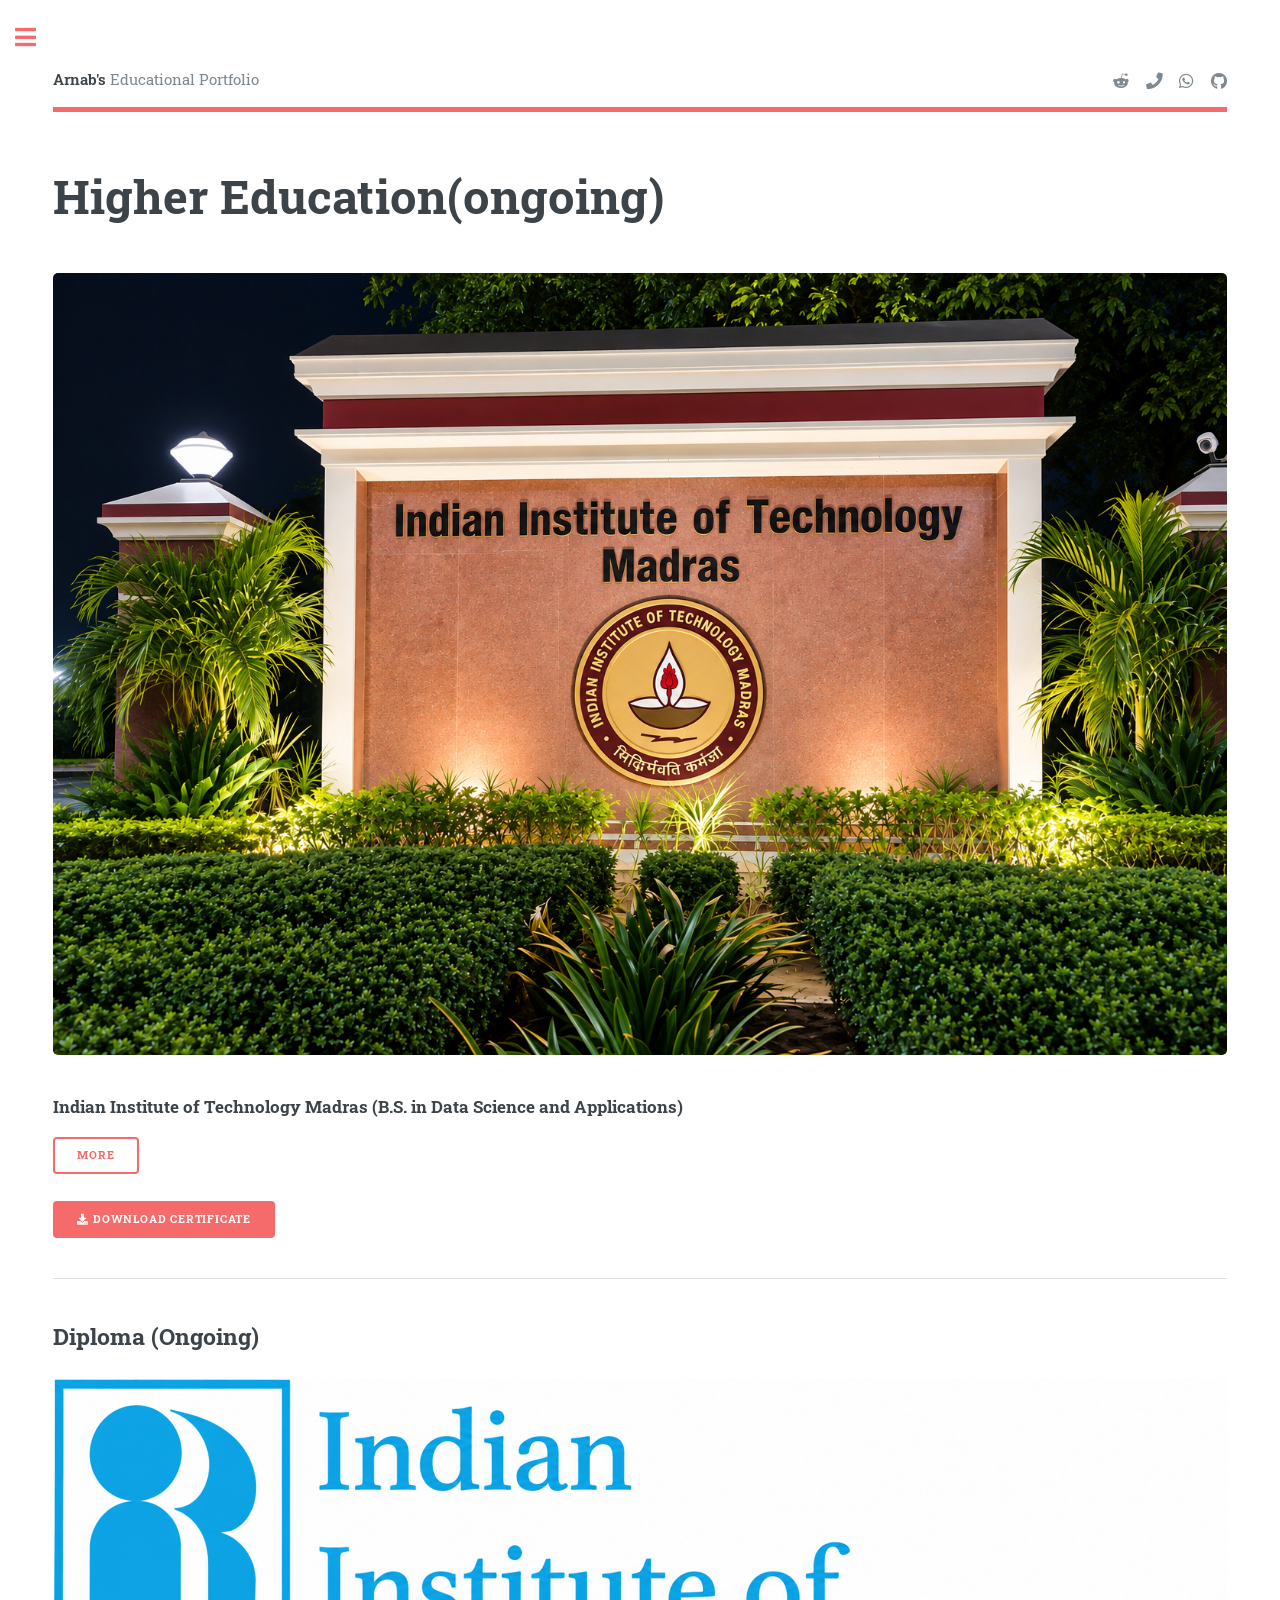
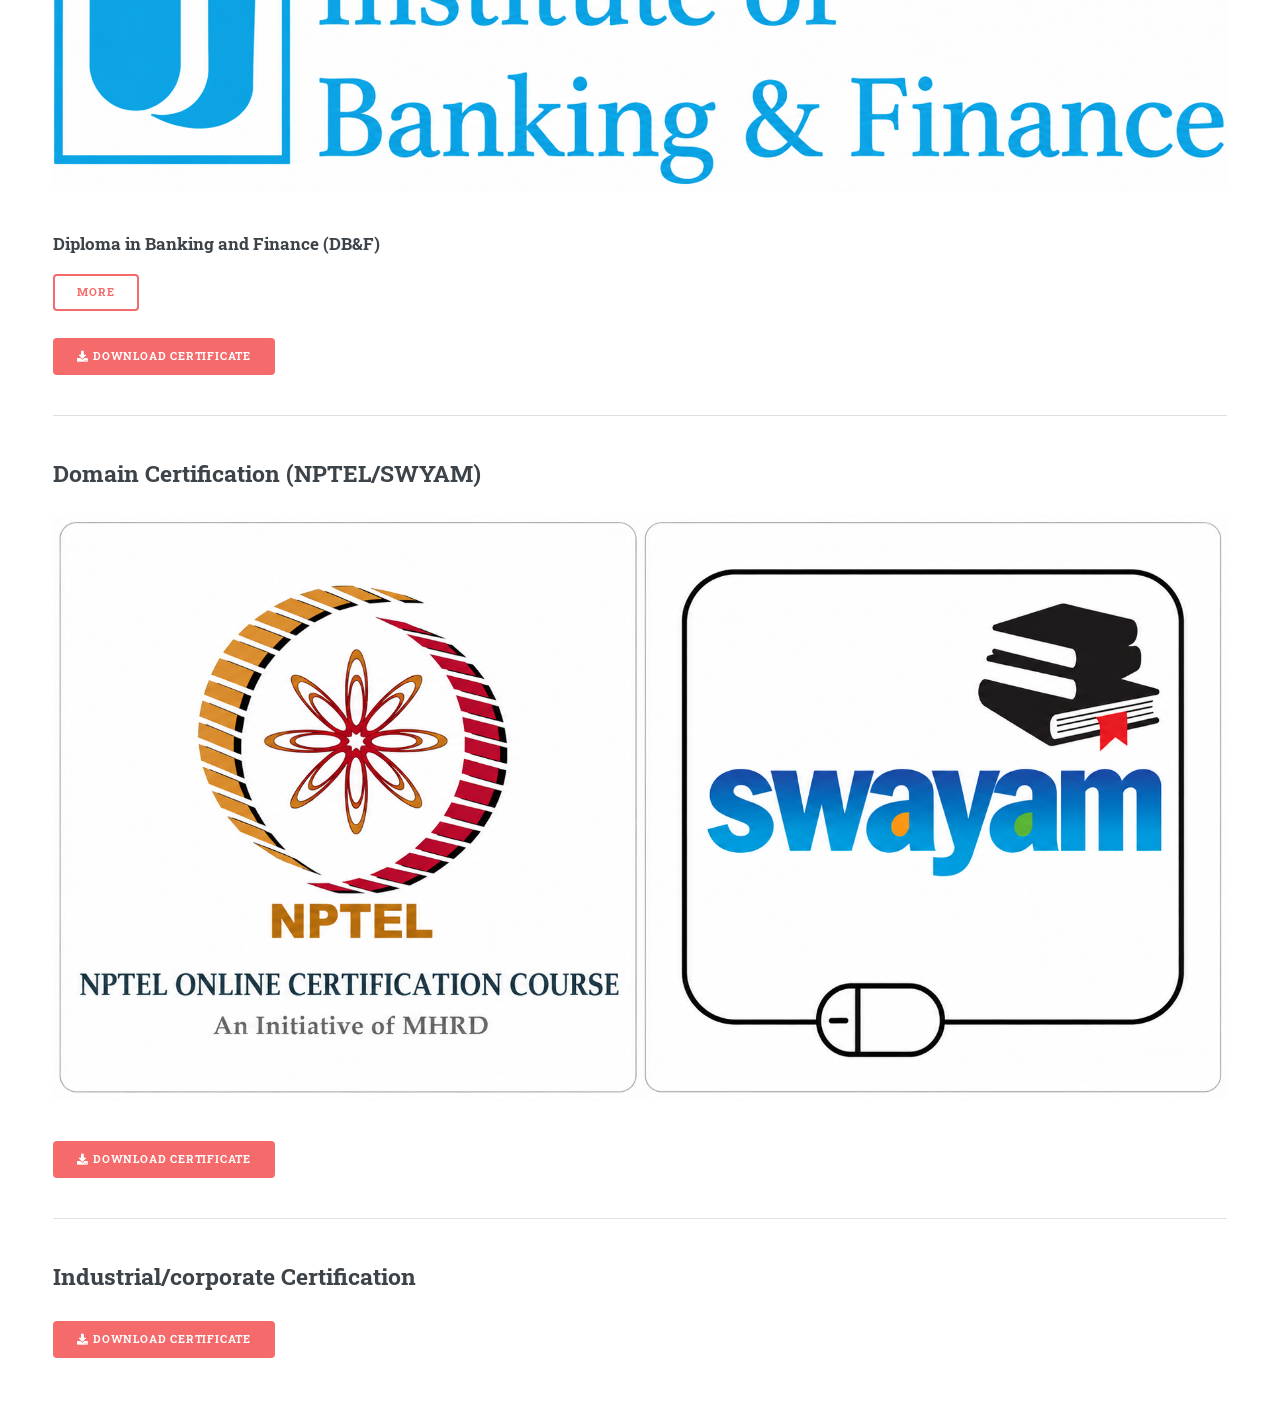
<file: Education.html>
<!DOCTYPE HTML>
<!--
    Editorial by HTML5 UP
    html5up.net | @ajlkn
    Free for personal and commercial use under the CCA 3.0 license (html5up.net/license)
-->
<html>
    <head>
        <title>DataWithArnab</title>
        <meta charset="utf-8" />
        <meta name="viewport" content="width=device-width, initial-scale=1, user-scalable=no" />
        <link rel="stylesheet" href="assets/css/main.css" />
    </head>
    <body class="is-preload">

        <!-- Wrapper -->
            <div id="wrapper">

                <!-- Main -->
                    <div id="main">
                        <div class="inner">

                            <!-- Header -->
                                <header id="header">
                                    <a href="Education.html" class="logo"><strong>Arnab's</strong> Educational Portfolio</a>
                                    <ul class="icons">
                                        <!-- Reddit -->
    <li>
        <a href="https://www.reddit.com/user/arnab_M26F1/" class="icon brands fa-reddit-alien">
            <span class="label">Reddit</span>
        </a>
    </li>

    <li>
    <a href="tel:+919876543210"
       class="icon solid fa-phone"
       target="_blank">
        <span class="label">Phone</span>
    </a>
</li>


                    <li>
    <a href="https://wa.me/918597987629"
       class="icon brands fa-whatsapp"
       target="_blank"
       rel="noopener noreferrer">
        <span class="label">WhatsApp</span>
    </a>
</li>

    <!-- GitHub -->
    <li>
        <a href="#" class="icon brands fa-github">
            <span class="label">GitHub</span>
        </a>
    </li>

    

    

</ul>
                            
                                </header>

                            <!-- Content -->
                                <section>
                                    <header class="main">
                                        <h1>Higher Education(ongoing)</h1>
                                    </header>

                                    <span class="image main"><img src="images\IIT.png" alt="" /></span>

                                    <h3>Indian Institute of Technology Madras (B.S. in Data Science and Applications) </h3>

                                    <details class="more-details">

                <summary class="button">
                    More
                </summary>

                <div class="more-content">

                    <p>Indian Institute of Technology Madras is shaping my journey in Data Science by providing a rigorous foundation in mathematics, statistics, programming, and computational thinking. This institute is helping me develop the ability to approach complex problems analytically and build data-driven solutions. Beyond technical knowledge, the institute is encouraging me to explore interdisciplinary applications across finance, technology, and research. Alongside my academic journey, the Ramanujan Society of Research has helped me take my first steps into research through hands-on training, practical exposure, and personal guidance. This experience is strengthening my research mindset and helping me build the skills and confidence to pursue deeper computational research in the future. This Undergraduate Degree will be completed by the end of 2029.</p>

                </div>

            </details>

            <p></p>

                                    <a href="certificate\upcoming_certificate.pdf"
                   class="button primary download-button"
                   download>

                    <span class="icon solid fa-download"></span>
                    Download Certificate

                </a>

                                    <hr class="major" />
                                    <h2>Diploma (Ongoing)</h2>
                                    <span class="image main"><img src="images\IIBF.png" alt="" /></span>

                                    <h3> Diploma in Banking and Finance (DB&F)</h3>
                                    <details class="more-details">

                <summary class="button">
                    More
                </summary>

                <div class="more-content">

                    <p>The Diploma in Banking & Finance (DBF) from the Indian Institute of Banking & Finance (IIBF) is strengthening my understanding of the Indian banking and financial system. It provides exposure to areas such as banking operations, financial markets, risk management, and financial services. Combined with my background in Data Science, this knowledge is helping me explore the intersection of data, financial analytics, and quantitative decision-making.</p>

                </div>

            </details>

            <p> </p>

                                    <a href="certificate\upcoming_certificate.pdf"
                   class="button primary download-button"
                   download>

                    <span class="icon solid fa-download"></span>
                    Download Certificate

                </a>
        
                                    <hr class="major" />
                                    <h2>Domain Certification (NPTEL/SWYAM)</h2>
                                    <span class="image main"><img src="images\swyam_nptel.png" alt="" /></span>
                                    <p> </p>

                                    <a href="certificate\upcoming_certificate.pdf"
                   class="button primary download-button"
                   download>

                    <span class="icon solid fa-download"></span>
                    Download Certificate

                </a>

                                    <hr class="major" />

                                    <h2>Industrial/corporate Certification</h2>
                                    <p> </p>

                                    <a href="certificate\upcoming_certificate.pdf"
                   class="button primary download-button"
                   download>

                    <span class="icon solid fa-download"></span>
                    Download Certificate

                </a>
                                    <p> </p>

                                </section>

                        </div>
                    </div>

                <!-- Sidebar -->
                    <div id="sidebar">
                        <div class="inner">

                            <!-- Search -->
                                <section id="search" class="alt">

    <form id="site-search">

        <input
            type="text"
            name="query"
            id="query"
            placeholder="Search..."
            autocomplete="off"
        />

    </form>

</section>

                            <!-- Menu -->
                                <nav id="menu">
                                    <header class="major">
                                        <h2>Menu</h2>
                                    </header>
                                    <ul>
                                        <li><a href="index.html">About Me</a></li>
                                        <li><a href="Education.html">Education</a></li>
                                        <li><a href="research.html">Research</a></li>
                                        <li>
                                            <span class="opener">Projects</span>
                                            <ul>
        <li><a href="projects/analytical.html">Analytical</a></li>
        <li><a href="projects/experimental.html">Experimental</a></li>
        <li><a href="projects/methodology.html">Methodology</a></li>
        <li><a href="projects/ai-ml.html">AI/ML</a></li>
        <li><a href="projects/review.html">Review</a></li>
    </ul>
</li>
                                        <li> <a href="blogs.html">Blogs</a> </li>
                                        <li><a href="resume.html">Resume</a></li>
                                        <li><a href="notes.html">Notes</a></li>
                                        <li><a href="contact.html">Contacts</a></li>
                                    </ul>
                                </nav>

                            <!-- Section -->
                                <section>
                                    <header class="major">
                                        <h2>A Few Ideas I Believe In</h2>
                                    </header>
                                    <div class="mini-posts">
                                        <article>
                                            <div class="image">
                                                <img src="images/dijikstra.jpg" alt="Edsgar W. Dijkstra">
                                            </div>
                                
                                            <p>“Computer science is no more about computers than astronomy is about telescopes.”

— Edsger W. Dijkstra</p>
                                        </article>
                                        <article>
                                            <div class="image">
                                                <img src="images/maxresdefault.jpg" alt="Gilbert Strang">
                                            </div>
                                            
                                            <p>"Matrices act. They don't just sit there.”  
Gilbert Strang</p>
                                        </article>
                                        
                                        <article>
                                            <div class="image">
                                                <img src="images/jhon tukey.jpg" alt="John Tukey">
                                            </div>
                                            <p>“Far better an approximate answer to the right question... than the exact answer to the wrong question.”
— John Tukey</p>
                                        </article>
                                    </div>
                                    <details class="more-details">

    <summary class="button">
        More
    </summary>

    <div class="more-content">

        <h4>John Tukey</h4>

        <p>
            John Tukey was an American mathematician whose work had
            a major influence on modern statistics and exploratory
            data analysis.
        </p>

        <p>
            His philosophy of questioning data carefully before
            applying sophisticated methods is particularly relevant
            to data science and statistical research.
        </p>

        <p>
            The idea behind this quote is simple: a precise answer
            is not particularly useful if the question itself
            is poorly formulated.
        </p>

    </div>

</details>
</section>

                            <!-- Section -->
                                <section>
                                    <header class="major">
                                        <h2>Get in touch</h2>
                                    </header>
                                    <p>I’m always open to connecting with people working on interesting problems in Data, Technology, Finance and Research. Whether you’re interested in discussing a project, research collaboration, professional opportunities, or simply exchanging ideas, feel free to reach out.</p>
                                    <ul class="contact">
                                        <li class="icon solid fa-envelope"><a href="#">arnabj339@gmail.com</a></li>
                                        <li class="icon solid fa-phone">+91 8597987629</li>
                                        <li class="icon solid fa-home">Puilya,Howrah<br />
                                        West Bengal, 711302</li>
                                    </ul>
                                </section>

                            <!-- Footer -->
                                <footer id="footer">

                <p class="copyright">

                    &copy; Arnab's Portfolio.
                    All rights reserved.

                </p>

            </footer>

                        </div>
                    </div>

            </div>

        <!-- Scripts -->
            <script src="assets/js/jquery.min.js"></script>
<script src="assets/js/browser.min.js"></script>
<script src="assets/js/breakpoints.min.js"></script>
<script src="assets/js/util.js"></script>
<script src="assets/js/main.js"></script>
<script src="assets/js/more-toggle.js"></script>

<script>

document.addEventListener("DOMContentLoaded", function () {

    const searchForm = document.getElementById("site-search");
    const searchInput = document.getElementById("query");
    searchInput.value = "";

    if (!searchForm || !searchInput) {
        return;
    }

    searchForm.addEventListener("submit", function (event) {
        event.preventDefault();
    });

    searchInput.addEventListener("input", function () {

        const searchTerm = searchInput.value
            .toLowerCase()
            .trim();

        const mainContent = document.querySelector("#main .inner");

        if (!mainContent) {
            return;
        }

        const sections = mainContent.querySelectorAll("section");

        sections.forEach(function (section) {

            const text = section.textContent.toLowerCase();

            if (searchTerm === "" || text.includes(searchTerm)) {
                section.style.display = "";
            } else {
                section.style.display = "none";
            }

        });

    });

});

</script>

</body>
</html>
</file>
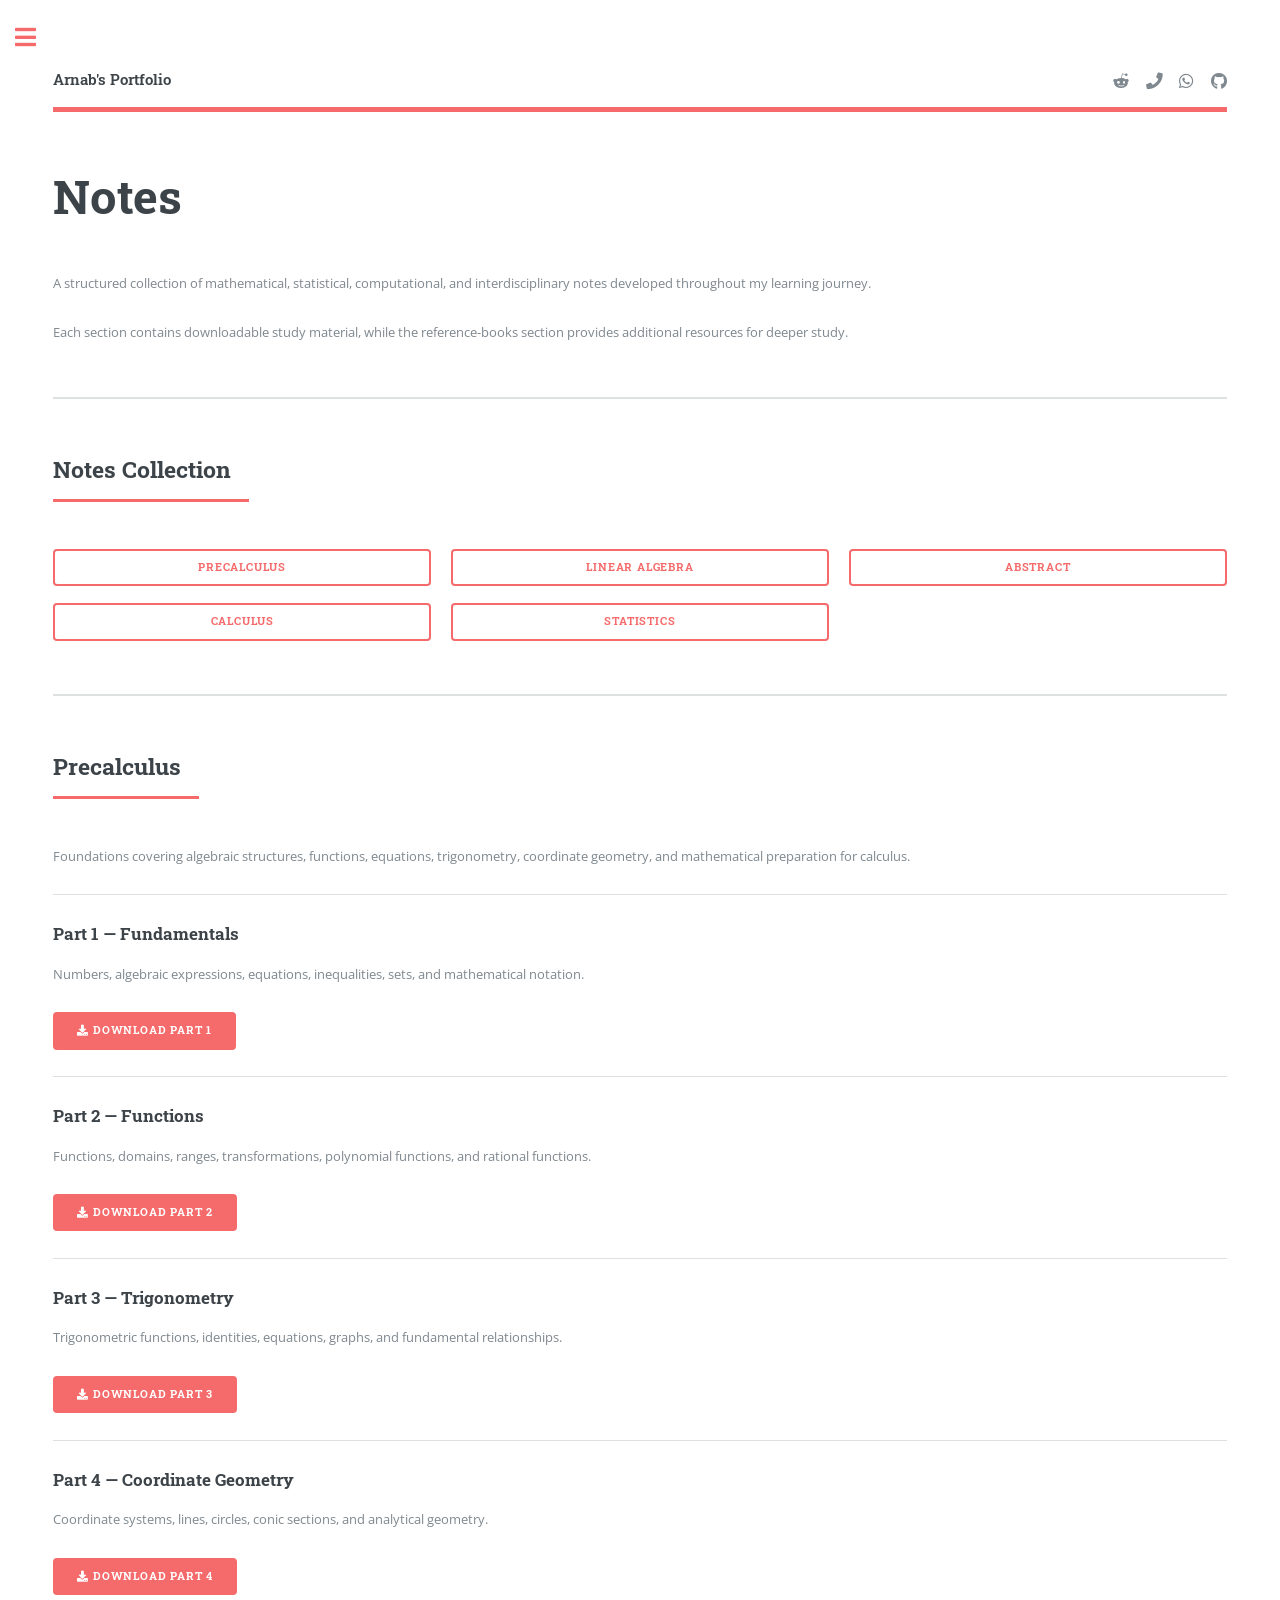
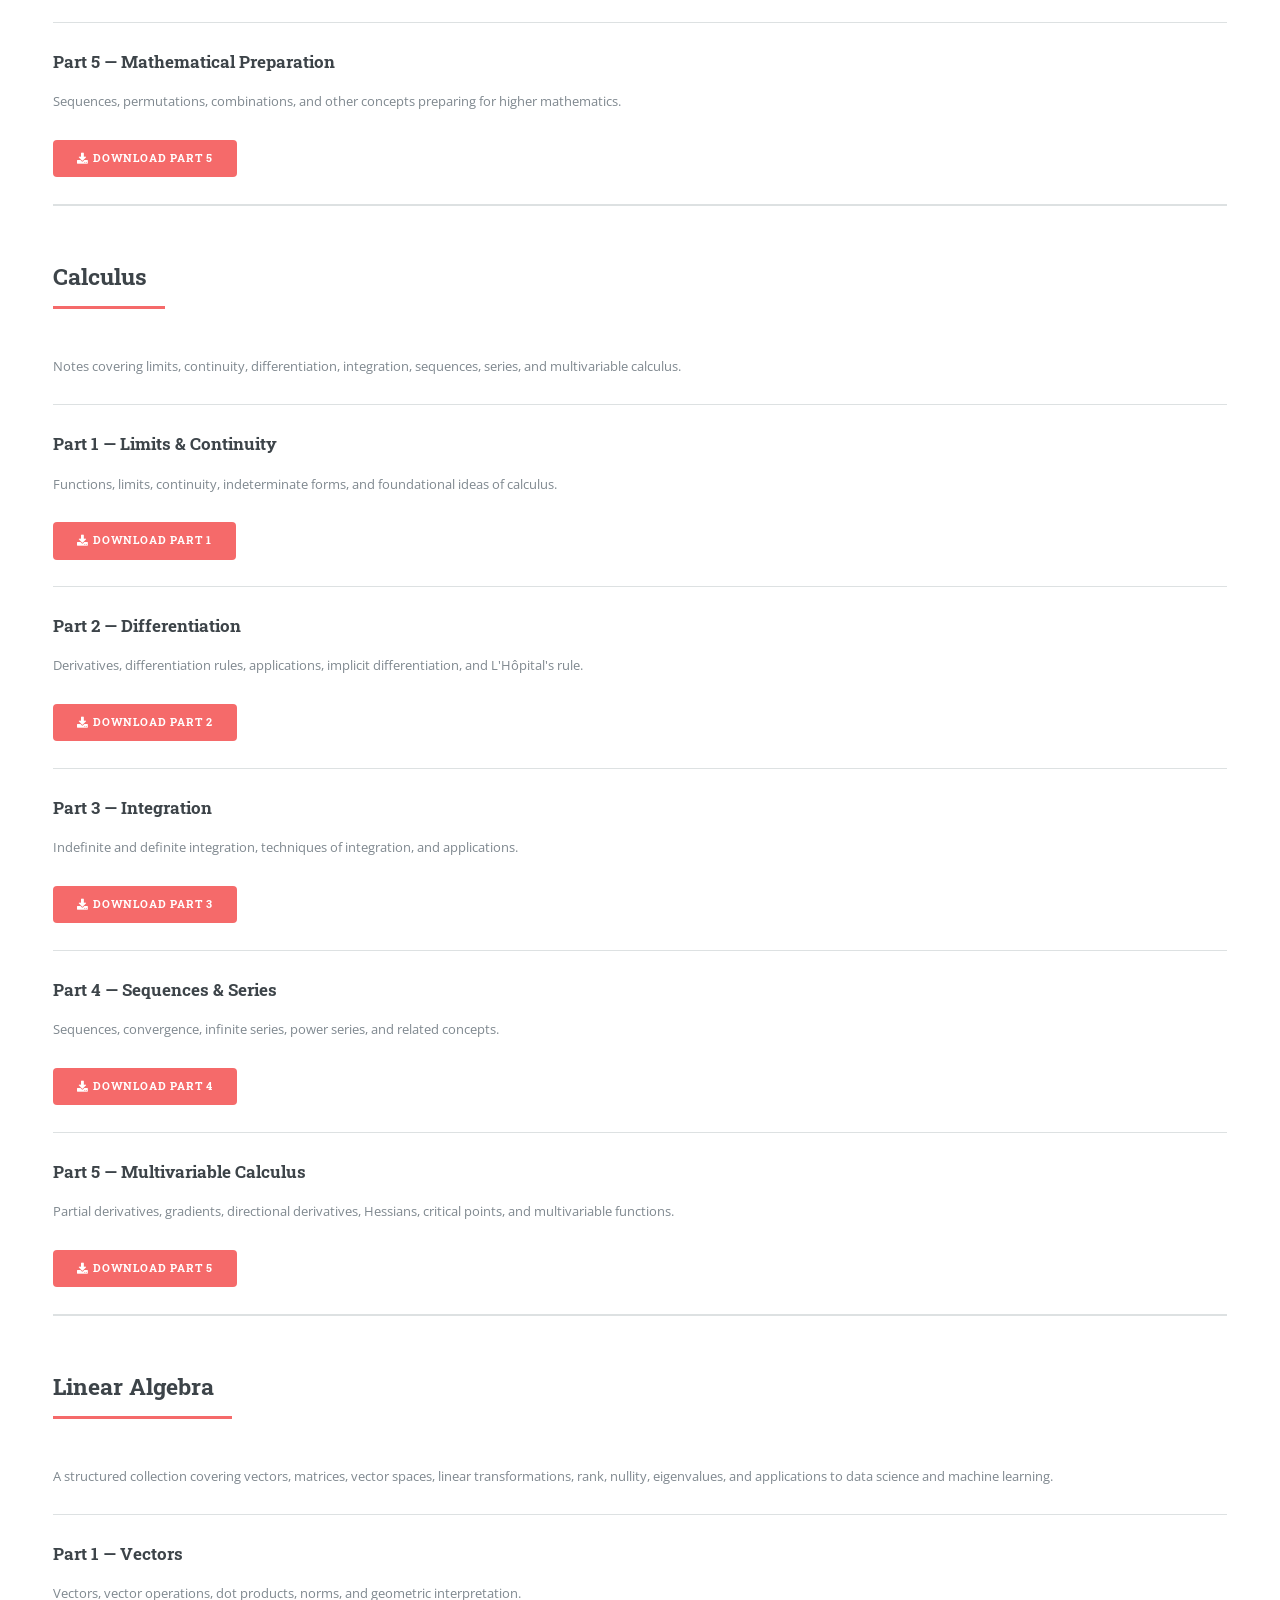
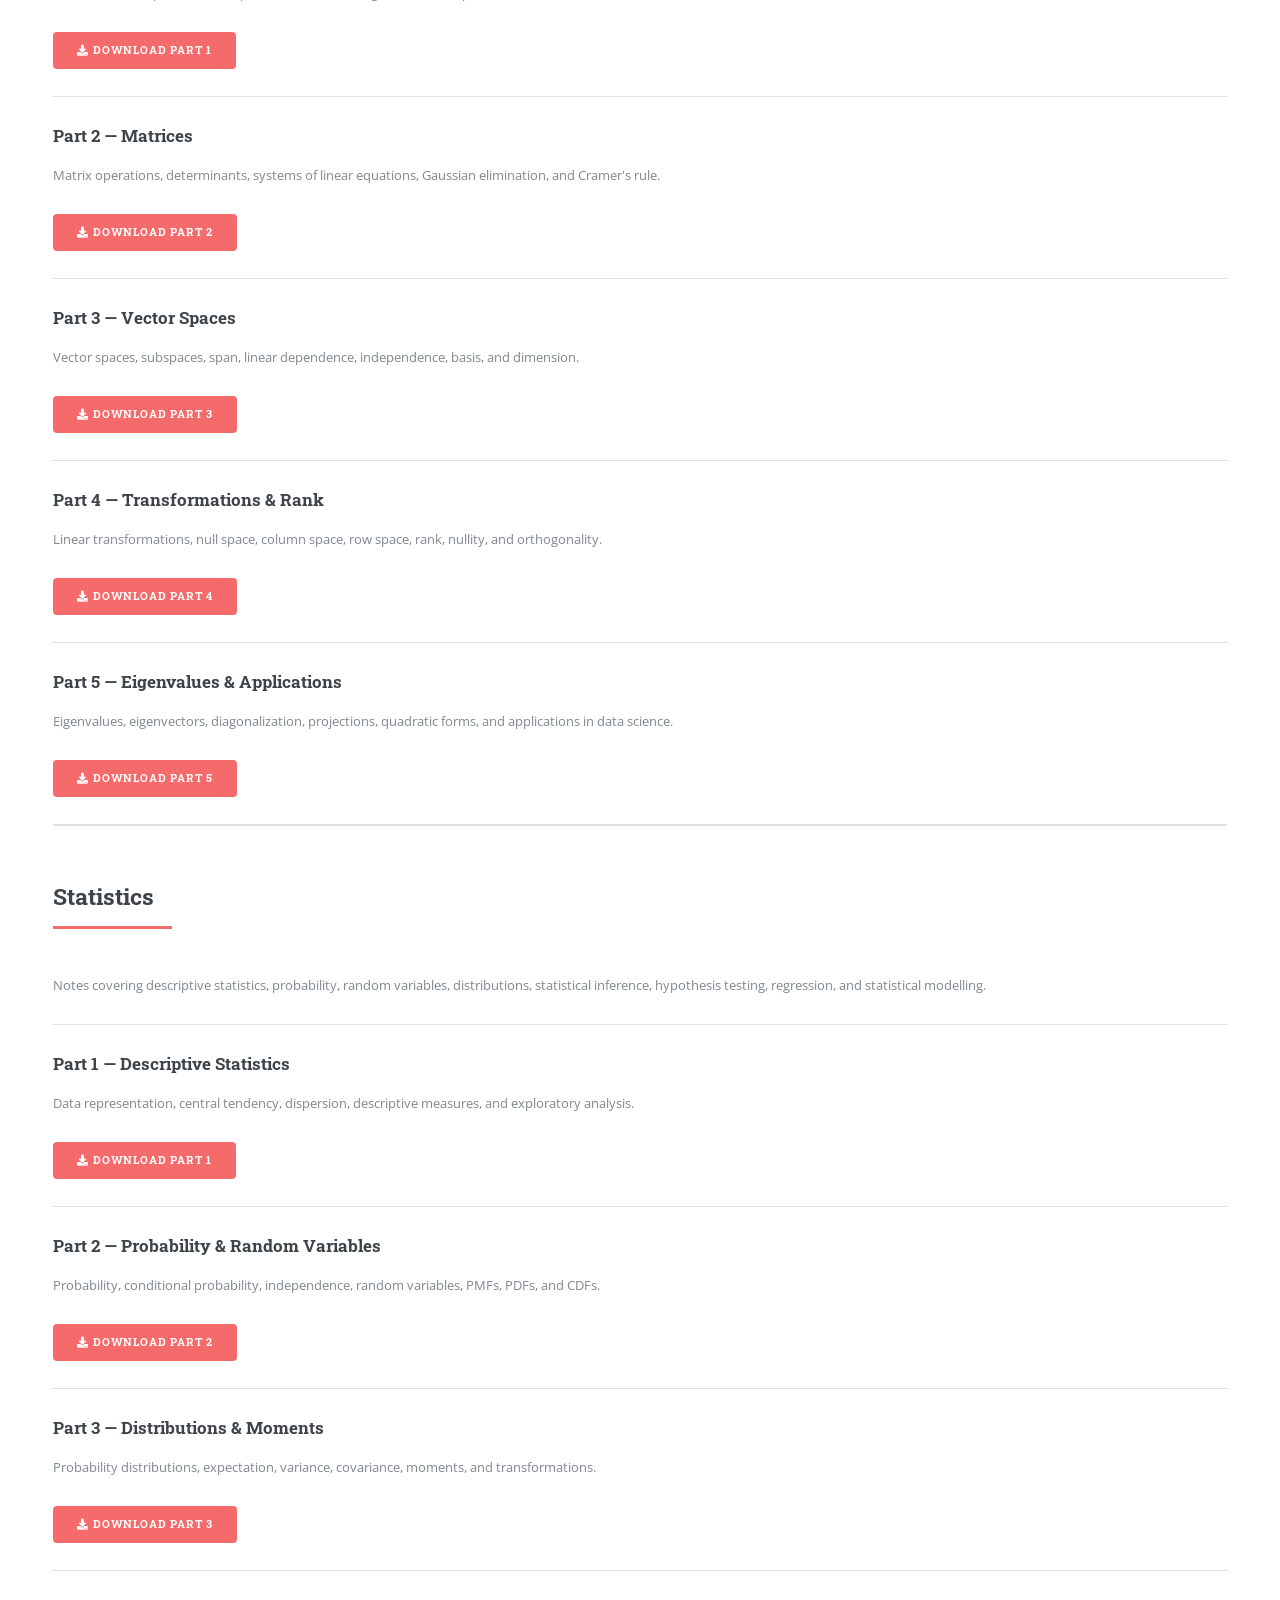
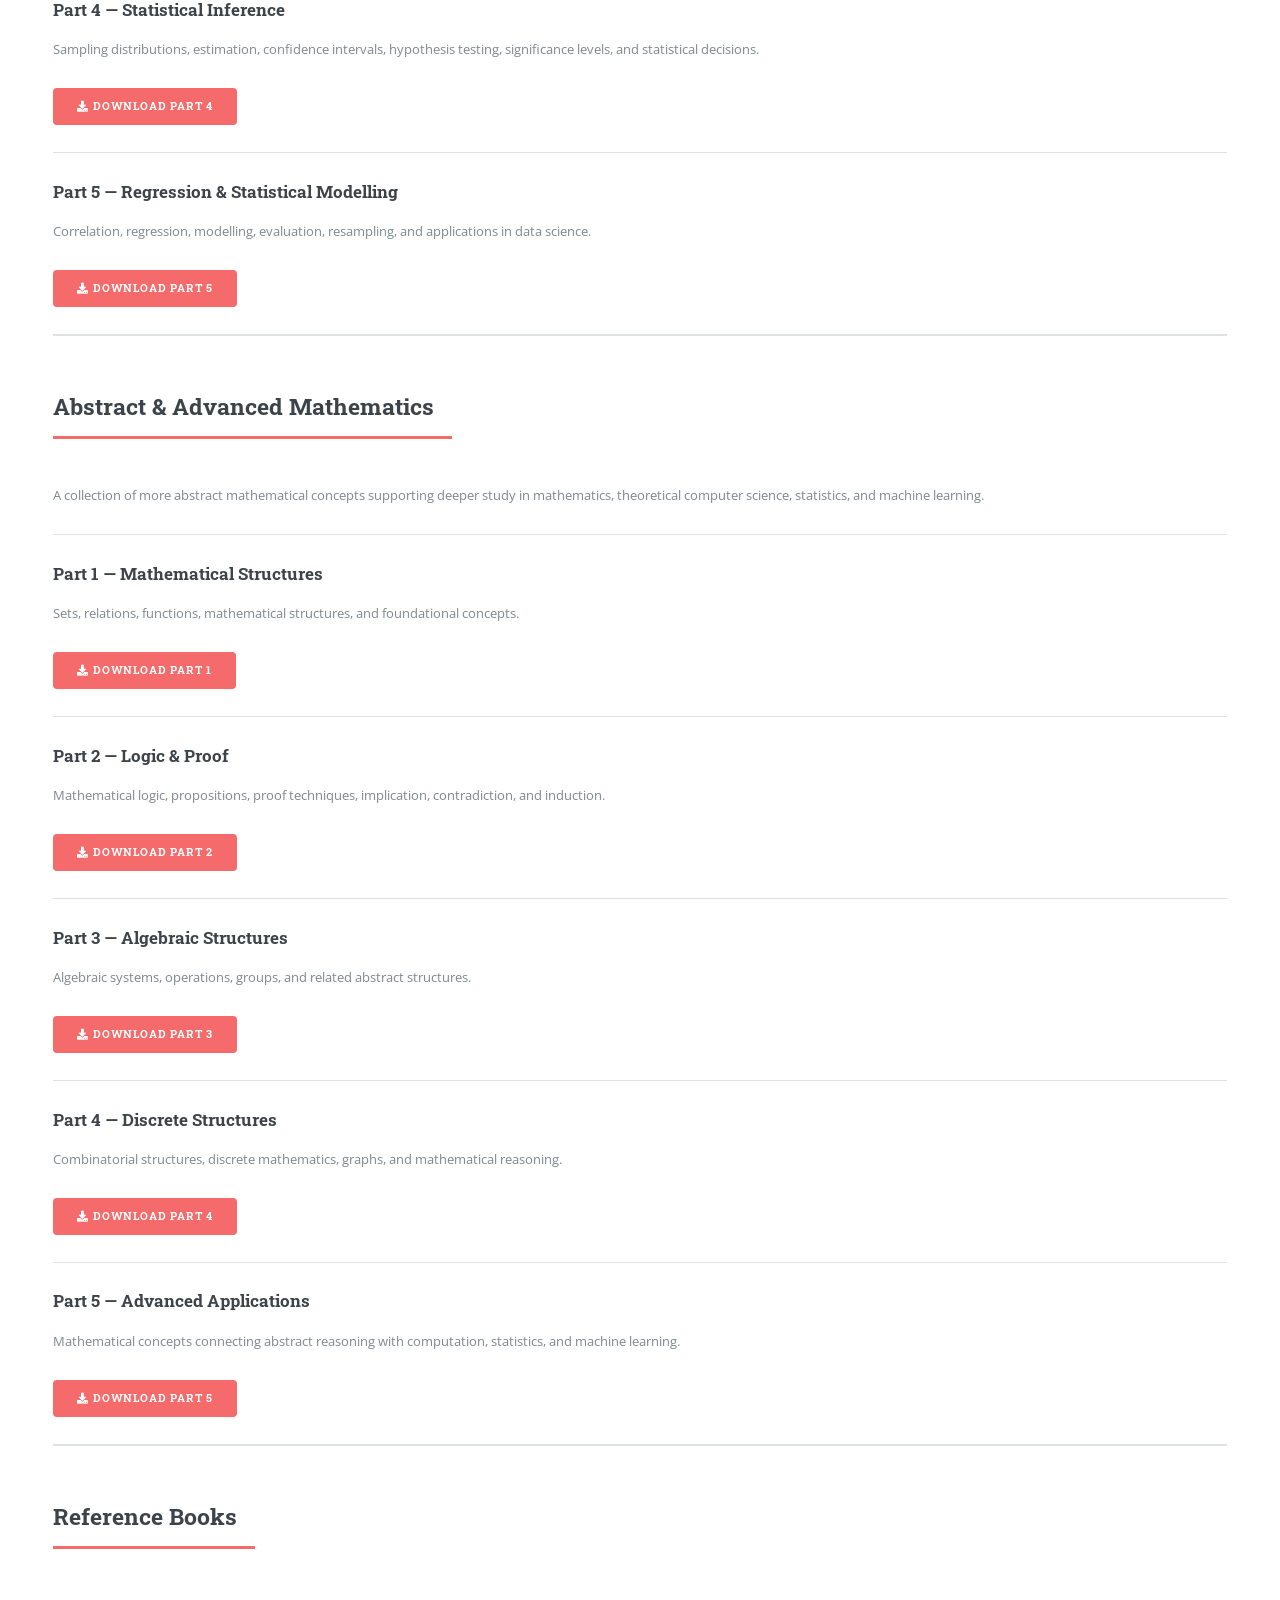
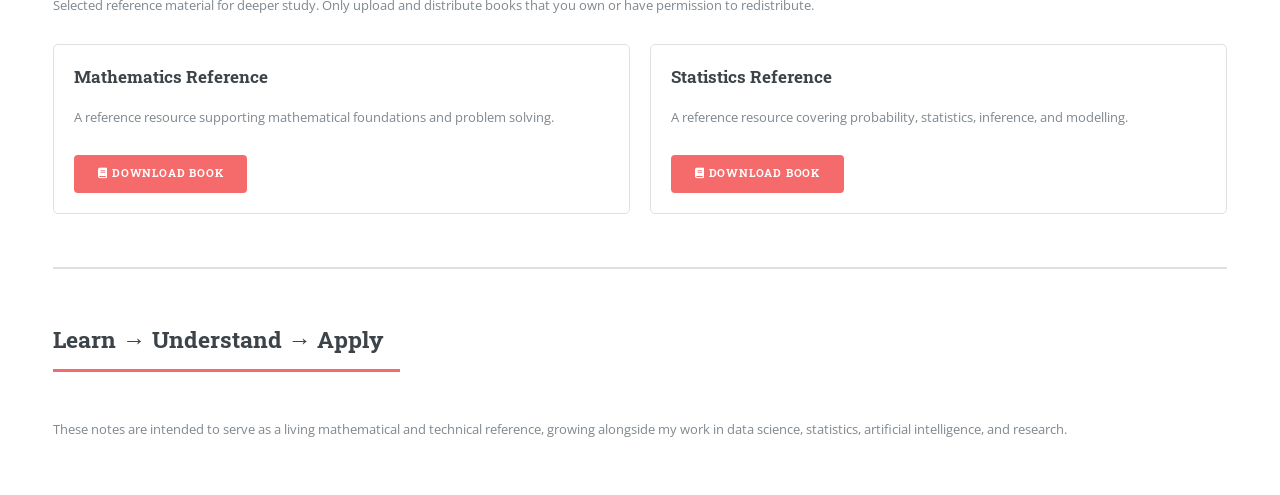
<file: notes.html>
<!DOCTYPE HTML>
<html>

<head>

    <title>Notes | Arnab's Portfolio</title>

    <meta charset="utf-8" />

    <meta name="viewport"
          content="width=device-width, initial-scale=1, user-scalable=no" />

    <link rel="stylesheet" href="assets/css/main.css" />

</head>


<body class="is-preload">


<div id="wrapper">


    <!-- =====================================================
         MAIN
    ====================================================== -->

    <div id="main">

        <div class="inner">


            <!-- HEADER -->

            <header id="header">

                <a href="index.html" class="logo">
                    <strong>Arnab's Portfolio</strong>
                </a>


                <ul class="icons">

                    <li>
                        <a href="https://www.reddit.com/user/arnab_M26F1/"
                           class="icon brands fa-reddit-alien"
                           target="_blank"
                           rel="noopener noreferrer">
                            <span class="label">Reddit</span>
                        </a>
                    </li>


                    <li>
                        <a href="tel:+918597987629"
                           class="icon solid fa-phone">
                            <span class="label">Phone</span>
                        </a>
                    </li>


                    <li>
                        <a href="https://wa.me/918597987629"
                           class="icon brands fa-whatsapp"
                           target="_blank"
                           rel="noopener noreferrer">
                            <span class="label">WhatsApp</span>
                        </a>
                    </li>


                    <li>
<a href="https://github.com/Arnab025-wq/Arnab_Jana"
   class="icon brands fa-github"
   target="_blank"
   rel="noopener noreferrer">
                            <span class="label">GitHub</span>
                        </a>
                    </li>

                </ul>

            </header>



            <!-- =====================================================
                 PAGE INTRO
            ====================================================== -->

            <section>

                <header class="main">

                    <h1>Notes</h1>

                </header>


                <p>
                    A structured collection of mathematical, statistical,
                    computational, and interdisciplinary notes developed
                    throughout my learning journey.
                </p>


                <p>
                    Each section contains downloadable study material,
                    while the reference-books section provides additional
                    resources for deeper study.
                </p>

            </section>



            <!-- =====================================================
                 QUICK NAVIGATION
            ====================================================== -->

            <section>

                <header class="major">

                    <h2>Notes Collection</h2>

                </header>


                <div class="row">


                    <div class="col-4 col-12-medium">

                        <ul class="actions stacked">

                            <li>
                                <a href="#precalculus"
                                   class="button fit">
                                    Precalculus
                                </a>
                            </li>

                            <li>
                                <a href="#calculus"
                                   class="button fit">
                                    Calculus
                                </a>
                            </li>

                        </ul>

                    </div>


                    <div class="col-4 col-12-medium">

                        <ul class="actions stacked">

                            <li>
                                <a href="#linear-algebra"
                                   class="button fit">
                                    Linear Algebra
                                </a>
                            </li>

                            <li>
                                <a href="#statistics"
                                   class="button fit">
                                    Statistics
                                </a>
                            </li>

                        </ul>

                    </div>


                    <div class="col-4 col-12-medium">

                        <ul class="actions stacked">

                            <li>
                                <a href="#abstract"
                                   class="button fit">
                                    Abstract
                                </a>
                            </li>

                        </ul>

                    </div>

                </div>

            </section>



            <!-- =====================================================
                 PRECALCULUS
            ====================================================== -->

            <section id="precalculus">

                <header class="major">

                    <h2>
                        Precalculus
                    </h2>

                </header>


                <p>
                    Foundations covering algebraic structures, functions,
                    equations, trigonometry, coordinate geometry, and
                    mathematical preparation for calculus.
                </p>


                <hr />


                <h3>Part 1 — Fundamentals</h3>

                <p>
                    Numbers, algebraic expressions, equations,
                    inequalities, sets, and mathematical notation.
                </p>

                <a href="notes/pdfs/precalculus-part-1.pdf"
                   class="button primary download-button"
                   download>

                    <span class="icon solid fa-download"></span>
                    Download Part 1

                </a>


                <hr />


                <h3>Part 2 — Functions</h3>

                <p>
                    Functions, domains, ranges, transformations,
                    polynomial functions, and rational functions.
                </p>

                <a href="notes/pdfs/precalculus-part-2.pdf"
                   class="button primary download-button"
                   download>

                    <span class="icon solid fa-download"></span>
                    Download Part 2

                </a>


                <hr />


                <h3>Part 3 — Trigonometry</h3>

                <p>
                    Trigonometric functions, identities, equations,
                    graphs, and fundamental relationships.
                </p>

                <a href="notes/pdfs/precalculus-part-3.pdf"
                   class="button primary download-button"
                   download>

                    <span class="icon solid fa-download"></span>
                    Download Part 3

                </a>


                <hr />


                <h3>Part 4 — Coordinate Geometry</h3>

                <p>
                    Coordinate systems, lines, circles, conic sections,
                    and analytical geometry.
                </p>

                <a href="notes/pdfs/precalculus-part-4.pdf"
                   class="button primary download-button"
                   download>

                    <span class="icon solid fa-download"></span>
                    Download Part 4

                </a>


                <hr />


                <h3>Part 5 — Mathematical Preparation</h3>

                <p>
                    Sequences, permutations, combinations, and other
                    concepts preparing for higher mathematics.
                </p>

                <a href="notes/pdfs/precalculus-part-5.pdf"
                   class="button primary download-button"
                   download>

                    <span class="icon solid fa-download"></span>
                    Download Part 5

                </a>

            </section>



            <!-- =====================================================
                 CALCULUS
            ====================================================== -->

            <section id="calculus">

                <header class="major">

                    <h2>
                        Calculus
                    </h2>

                </header>


                <p>
                    Notes covering limits, continuity, differentiation,
                    integration, sequences, series, and multivariable
                    calculus.
                </p>


                <hr />


                <h3>Part 1 — Limits &amp; Continuity</h3>

                <p>
                    Functions, limits, continuity, indeterminate forms,
                    and foundational ideas of calculus.
                </p>

                <a href="notes/pdfs/calculus-part-1.pdf"
                   class="button primary download-button"
                   download>

                    <span class="icon solid fa-download"></span>
                    Download Part 1

                </a>


                <hr />


                <h3>Part 2 — Differentiation</h3>

                <p>
                    Derivatives, differentiation rules, applications,
                    implicit differentiation, and L'Hôpital's rule.
                </p>

                <a href="notes/pdfs/calculus-part-2.pdf"
                   class="button primary download-button"
                   download>

                    <span class="icon solid fa-download"></span>
                    Download Part 2

                </a>


                <hr />


                <h3>Part 3 — Integration</h3>

                <p>
                    Indefinite and definite integration, techniques of
                    integration, and applications.
                </p>

                <a href="notes/pdfs/calculus-part-3.pdf"
                   class="button primary download-button"
                   download>

                    <span class="icon solid fa-download"></span>
                    Download Part 3

                </a>


                <hr />


                <h3>Part 4 — Sequences &amp; Series</h3>

                <p>
                    Sequences, convergence, infinite series, power series,
                    and related concepts.
                </p>

                <a href="notes/pdfs/calculus-part-4.pdf"
                   class="button primary download-button"
                   download>

                    <span class="icon solid fa-download"></span>
                    Download Part 4

                </a>


                <hr />


                <h3>Part 5 — Multivariable Calculus</h3>

                <p>
                    Partial derivatives, gradients, directional derivatives,
                    Hessians, critical points, and multivariable functions.
                </p>

                <a href="notes/pdfs/calculus-part-5.pdf"
                   class="button primary download-button"
                   download>

                    <span class="icon solid fa-download"></span>
                    Download Part 5

                </a>

            </section>



            <!-- =====================================================
                 LINEAR ALGEBRA
            ====================================================== -->

            <section id="linear-algebra">

                <header class="major">

                    <h2>
                        Linear Algebra
                    </h2>

                </header>


                <p>
                    A structured collection covering vectors, matrices,
                    vector spaces, linear transformations, rank,
                    nullity, eigenvalues, and applications to
                    data science and machine learning.
                </p>


                <hr />


                <h3>Part 1 — Vectors</h3>

                <p>
                    Vectors, vector operations, dot products, norms,
                    and geometric interpretation.
                </p>

                <a href="notes/pdfs/linear-algebra-part-1.pdf"
                   class="button primary download-button"
                   download>

                    <span class="icon solid fa-download"></span>
                    Download Part 1

                </a>


                <hr />


                <h3>Part 2 — Matrices</h3>

                <p>
                    Matrix operations, determinants, systems of linear
                    equations, Gaussian elimination, and Cramer's rule.
                </p>

                <a href="notes/pdfs/linear-algebra-part-2.pdf"
                   class="button primary download-button"
                   download>

                    <span class="icon solid fa-download"></span>
                    Download Part 2

                </a>


                <hr />


                <h3>Part 3 — Vector Spaces</h3>

                <p>
                    Vector spaces, subspaces, span, linear dependence,
                    independence, basis, and dimension.
                </p>

                <a href="notes/pdfs/linear-algebra-part-3.pdf"
                   class="button primary download-button"
                   download>

                    <span class="icon solid fa-download"></span>
                    Download Part 3

                </a>


                <hr />


                <h3>Part 4 — Transformations &amp; Rank</h3>

                <p>
                    Linear transformations, null space, column space,
                    row space, rank, nullity, and orthogonality.
                </p>

                <a href="notes/pdfs/linear-algebra-part-4.pdf"
                   class="button primary download-button"
                   download>

                    <span class="icon solid fa-download"></span>
                    Download Part 4

                </a>


                <hr />


                <h3>Part 5 — Eigenvalues &amp; Applications</h3>

                <p>
                    Eigenvalues, eigenvectors, diagonalization, projections,
                    quadratic forms, and applications in data science.
                </p>

                <a href="notes/pdfs/linear-algebra-part-5.pdf"
                   class="button primary download-button"
                   download>

                    <span class="icon solid fa-download"></span>
                    Download Part 5

                </a>

            </section>



            <!-- =====================================================
                 STATISTICS
            ====================================================== -->

            <section id="statistics">

                <header class="major">

                    <h2>
                        Statistics
                    </h2>

                </header>


                <p>
                    Notes covering descriptive statistics, probability,
                    random variables, distributions, statistical inference,
                    hypothesis testing, regression, and statistical
                    modelling.
                </p>


                <hr />


                <h3>Part 1 — Descriptive Statistics</h3>

                <p>
                    Data representation, central tendency, dispersion,
                    descriptive measures, and exploratory analysis.
                </p>

                <a href="notes/pdfs/statistics-part-1.pdf"
                   class="button primary download-button"
                   download>

                    <span class="icon solid fa-download"></span>
                    Download Part 1

                </a>


                <hr />


                <h3>Part 2 — Probability &amp; Random Variables</h3>

                <p>
                    Probability, conditional probability, independence,
                    random variables, PMFs, PDFs, and CDFs.
                </p>

                <a href="notes/pdfs/statistics-part-2.pdf"
                   class="button primary download-button"
                   download>

                    <span class="icon solid fa-download"></span>
                    Download Part 2

                </a>


                <hr />


                <h3>Part 3 — Distributions &amp; Moments</h3>

                <p>
                    Probability distributions, expectation, variance,
                    covariance, moments, and transformations.
                </p>

                <a href="notes/pdfs/statistics-part-3.pdf"
                   class="button primary download-button"
                   download>

                    <span class="icon solid fa-download"></span>
                    Download Part 3

                </a>


                <hr />


                <h3>Part 4 — Statistical Inference</h3>

                <p>
                    Sampling distributions, estimation, confidence
                    intervals, hypothesis testing, significance levels,
                    and statistical decisions.
                </p>

                <a href="notes/pdfs/statistics-part-4.pdf"
                   class="button primary download-button"
                   download>

                    <span class="icon solid fa-download"></span>
                    Download Part 4

                </a>


                <hr />


                <h3>Part 5 — Regression &amp; Statistical Modelling</h3>

                <p>
                    Correlation, regression, modelling, evaluation,
                    resampling, and applications in data science.
                </p>

                <a href="notes/pdfs/statistics-part-5.pdf"
                   class="button primary download-button"
                   download>

                    <span class="icon solid fa-download"></span>
                    Download Part 5

                </a>

            </section>



            <!-- =====================================================
                 ABSTRACT / ADVANCED MATHEMATICS
            ====================================================== -->

            <section id="abstract">

                <header class="major">

                    <h2>
                        Abstract &amp; Advanced Mathematics
                    </h2>

                </header>


                <p>
                    A collection of more abstract mathematical concepts
                    supporting deeper study in mathematics, theoretical
                    computer science, statistics, and machine learning.
                </p>


                <hr />


                <h3>Part 1 — Mathematical Structures</h3>

                <p>
                    Sets, relations, functions, mathematical structures,
                    and foundational concepts.
                </p>

                <a href="notes/pdfs/abstract&advanced-part-1.pdf"
                   class="button primary download-button"
                   download>

                    <span class="icon solid fa-download"></span>
                    Download Part 1

                </a>


                <hr />


                <h3>Part 2 — Logic &amp; Proof</h3>

                <p>
                    Mathematical logic, propositions, proof techniques,
                    implication, contradiction, and induction.
                </p>

                <a href="notes/pdfs/abstract&advanced-part-2.pdf"
                   class="button primary download-button"
                   download>

                    <span class="icon solid fa-download"></span>
                    Download Part 2

                </a>


                <hr />


                <h3>Part 3 — Algebraic Structures</h3>

                <p>
                    Algebraic systems, operations, groups, and related
                    abstract structures.
                </p>

                <a href="notes/pdfs/abstract&advanced-part-3.pdf"
                   class="button primary download-button"
                   download>

                    <span class="icon solid fa-download"></span>
                    Download Part 3

                </a>


                <hr />


                <h3>Part 4 — Discrete Structures</h3>

                <p>
                    Combinatorial structures, discrete mathematics,
                    graphs, and mathematical reasoning.
                </p>

                <a href="notes/pdfs/abstract&advanced-part-4.pdf"
                   class="button primary download-button"
                   download>

                    <span class="icon solid fa-download"></span>
                    Download Part 4

                </a>


                <hr />


                <h3>Part 5 — Advanced Applications</h3>

                <p>
                    Mathematical concepts connecting abstract reasoning
                    with computation, statistics, and machine learning.
                </p>

                <a href="notes/pdfs/abstract&advanced-part-5.pdf"
                   class="button primary download-button"
                   download>

                    <span class="icon solid fa-download"></span>
                    Download Part 5

                </a>

            </section>



            <!-- =====================================================
                 REFERENCE BOOKS
            ====================================================== -->

            <section>

                <header class="major">

                    <h2>
                        Reference Books
                    </h2>

                </header>


                <p>
                    Selected reference material for deeper study.
                    Only upload and distribute books that you own or
                    have permission to redistribute.
                </p>


                <div class="row">


                    <!-- BOOK 1 -->

                    <div class="col-6 col-12-medium">

                        <div class="box">

                            <h3>
                                Mathematics Reference
                            </h3>

                            <p>
                                A reference resource supporting mathematical
                                foundations and problem solving.
                            </p>


                            <a href="notes/books/Gilbert_Strang_Linear_Algebra_and_Its_Applicatio_230928_225121.pdf"
                               class="button primary download-button"
                               download>

                                <span class="icon solid fa-book"></span>
                                Download Book

                            </a>

                        </div>

                    </div>



                    <!-- BOOK 2 -->

                    <div class="col-6 col-12-medium">

                        <div class="box">

                            <h3>
                                Statistics Reference
                            </h3>

                            <p>
                                A reference resource covering probability,
                                statistics, inference, and modelling.
                            </p>


                            <a href="notes/books/FUNDAMENTAL OF MATHEMATICAL STATISTICS-S C GUPTA & V K KAPOOR.pdf"
                               class="button primary download-button"
                               download>

                                <span class="icon solid fa-book"></span>
                                Download Book

                            </a>

                        </div>

                    </div>


                </div>

            </section>



            <!-- =====================================================
                 FINAL
            ====================================================== -->

            <section>

                <header class="major">

                    <h2>
                        Learn → Understand → Apply
                    </h2>

                </header>


                <p>
                    These notes are intended to serve as a living
                    mathematical and technical reference, growing alongside
                    my work in data science, statistics, artificial
                    intelligence, and research.
                </p>

            </section>


        </div>

    </div>



    <!-- =====================================================
         SIDEBAR
    ====================================================== -->

    <div id="sidebar">

        <div class="inner">


            <!-- SEARCH -->

            <section id="search" class="alt">

    <form id="site-search">

        <input
            type="text"
            name="query"
            id="query"
            placeholder="Search..."
            autocomplete="off"
        />

    </form>

</section>



            <!-- MENU -->

            <nav id="menu">

                <header class="major">

                    <h2>Menu</h2>

                </header>


                <ul>


                    <li>
                        <a href="index.html">
                            About Me
                        </a>
                    </li>


                    <li>
                        <a href="Education.html">
                            Education
                        </a>
                    </li>

                    <li>

                        <a href="research.html">
                            RESEARCH
                        </a>

                    </li>



                    <!-- PROJECTS -->

                    <li>

                        <span class="opener">
                            Projects
                        </span>

                        <ul>

                            <li>
                                <a href="projects/analytical.html">
                                    Analytical
                                </a>
                            </li>

                            <li>
                                <a href="projects/experimental.html">
                                    Experimental
                                </a>
                            </li>

                            <li>
                                <a href="projects/methodology.html">
                                    Methodology
                                </a>
                            </li>

                            <li>
                                <a href="projects/ai-ml.html">
                                    AI / ML
                                </a>
                            </li>

                            <li>
                                <a href="projects/review.html">
                                    Review
                                </a>
                            </li>

                        </ul>

                    </li>


                   

                    <!-- BLOGS -->

                    <li>

                        <a href="blogs.html">
                            Blogs
                        </a>

                    </li>

                    <li>
                        <a href="resume.html">RESUME</a>
                    </li>


                    <!-- NOTES -->

                    <li>

                        <a href="notes.html">
                            Notes
                        </a>

                    </li>


                    <!-- CONTACT -->

                    <li>

                        <a href="contact.html">
                            Contacts
                        </a>

                    </li>


                </ul>

            </nav>



            <!-- FOOTER -->

            <footer id="footer">

                <p class="copyright">

                    &copy; Arnab. All rights reserved.

                </p>

            </footer>


        </div>

    </div>


</div>



<!-- =====================================================
     SCRIPTS
====================================================== -->

<script src="assets/js/jquery.min.js"></script>
<script src="assets/js/browser.min.js"></script>
<script src="assets/js/breakpoints.min.js"></script>
<script src="assets/js/util.js"></script>
<script src="assets/js/main.js"></script>
<script src="assets/js/more-toggle.js"></script>

<script>

document.addEventListener("DOMContentLoaded", function () {

    const searchForm = document.getElementById("site-search");
const searchInput = document.getElementById("query");

if (!searchForm || !searchInput) {
    return;
}

searchInput.value = "";

    searchForm.addEventListener("submit", function (event) {
        event.preventDefault();
    });

    searchInput.addEventListener("input", function () {

        const searchTerm = searchInput.value
            .toLowerCase()
            .trim();

        const mainContent = document.querySelector("#main .inner");

        if (!mainContent) {
            return;
        }

        const sections = mainContent.querySelectorAll("section");

        sections.forEach(function (section) {

            const text = section.textContent.toLowerCase();

            if (searchTerm === "" || text.includes(searchTerm)) {
                section.style.display = "";
            } else {
                section.style.display = "none";
            }

        });

    });

});

</script>

</body>
</html>
</file>
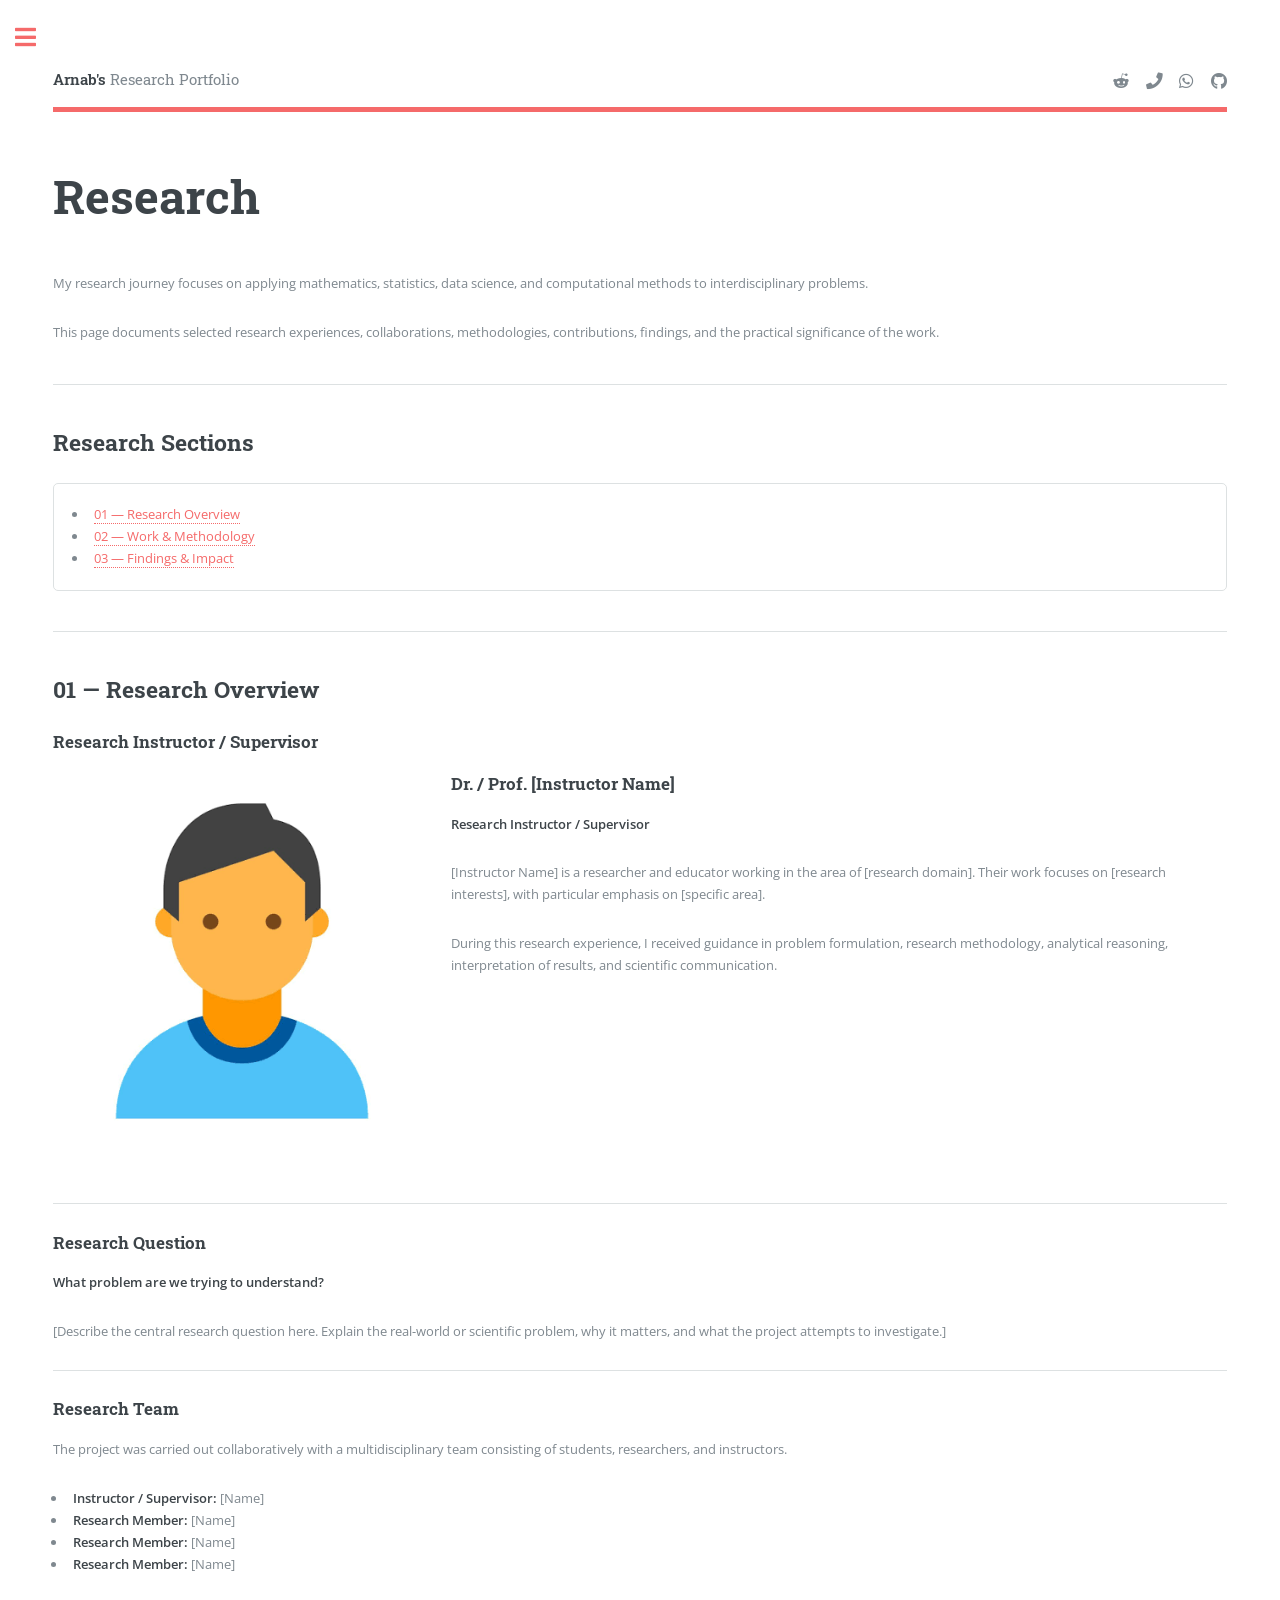
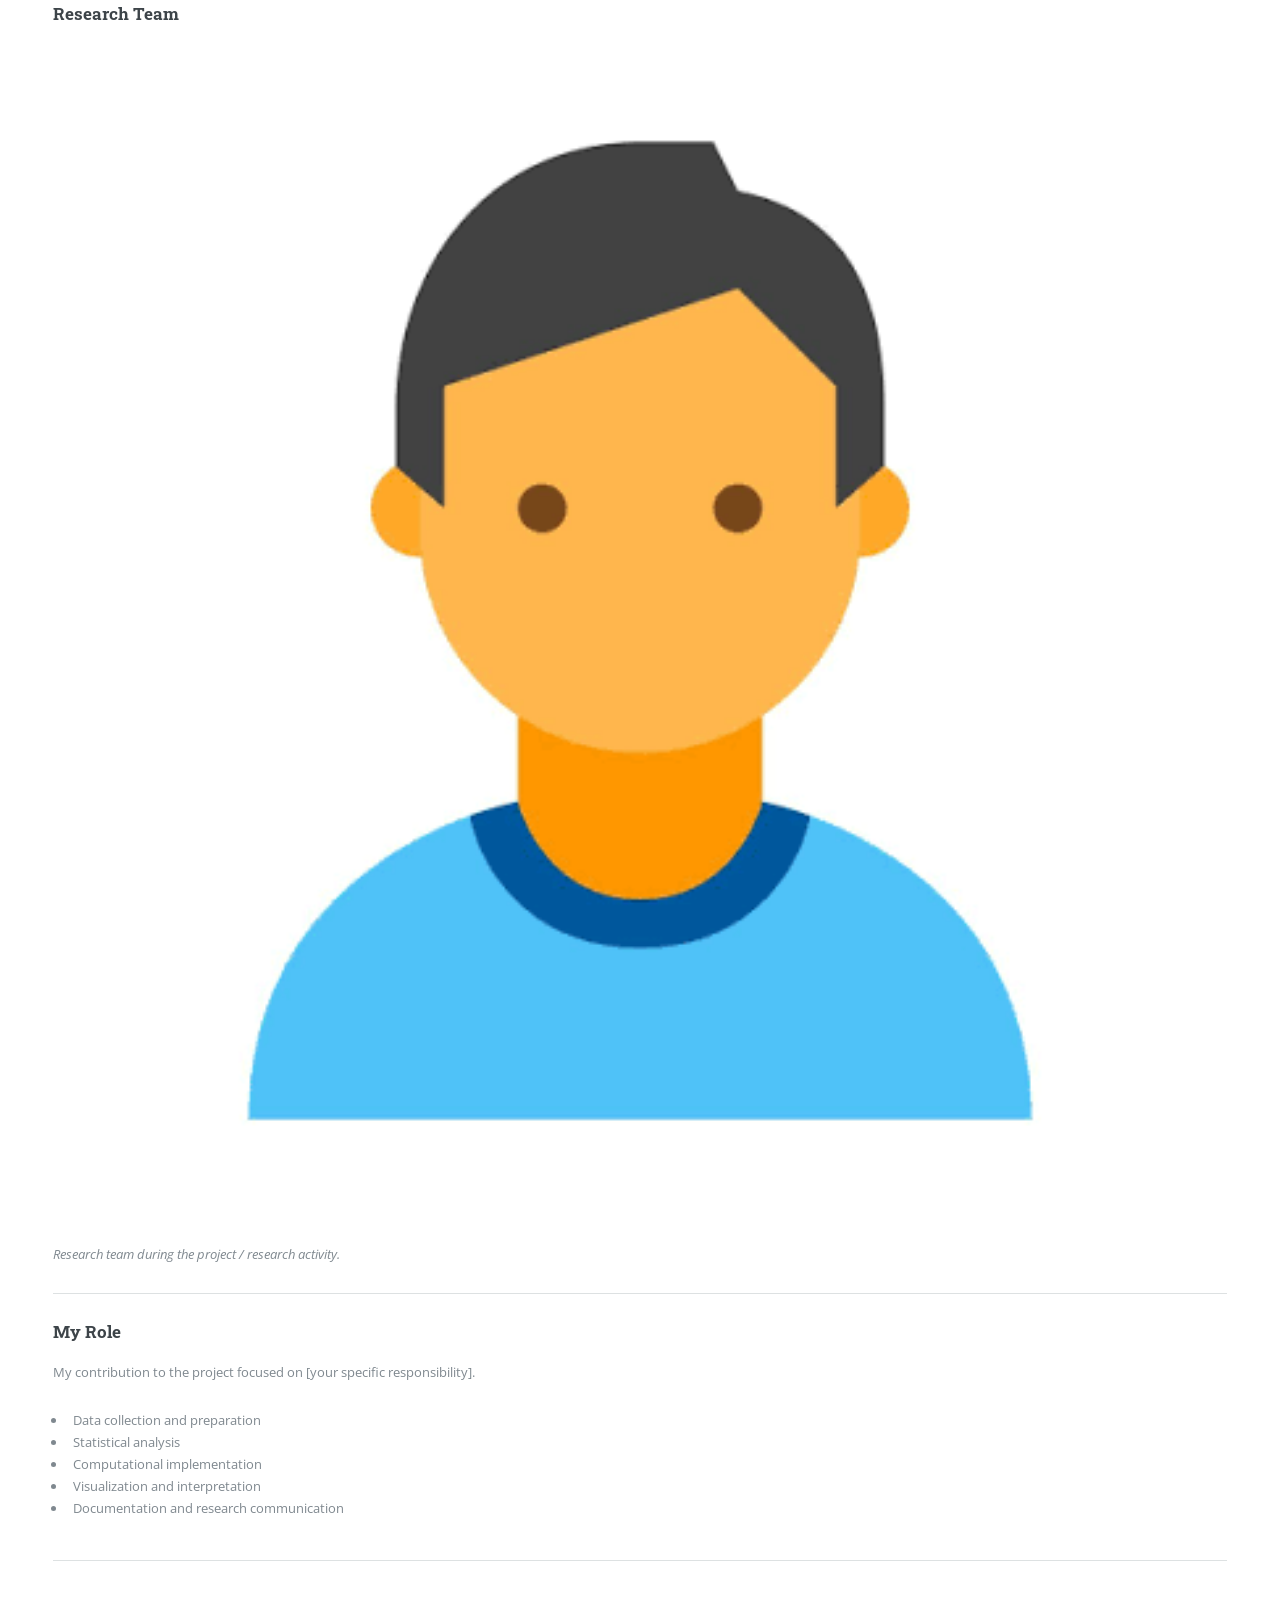
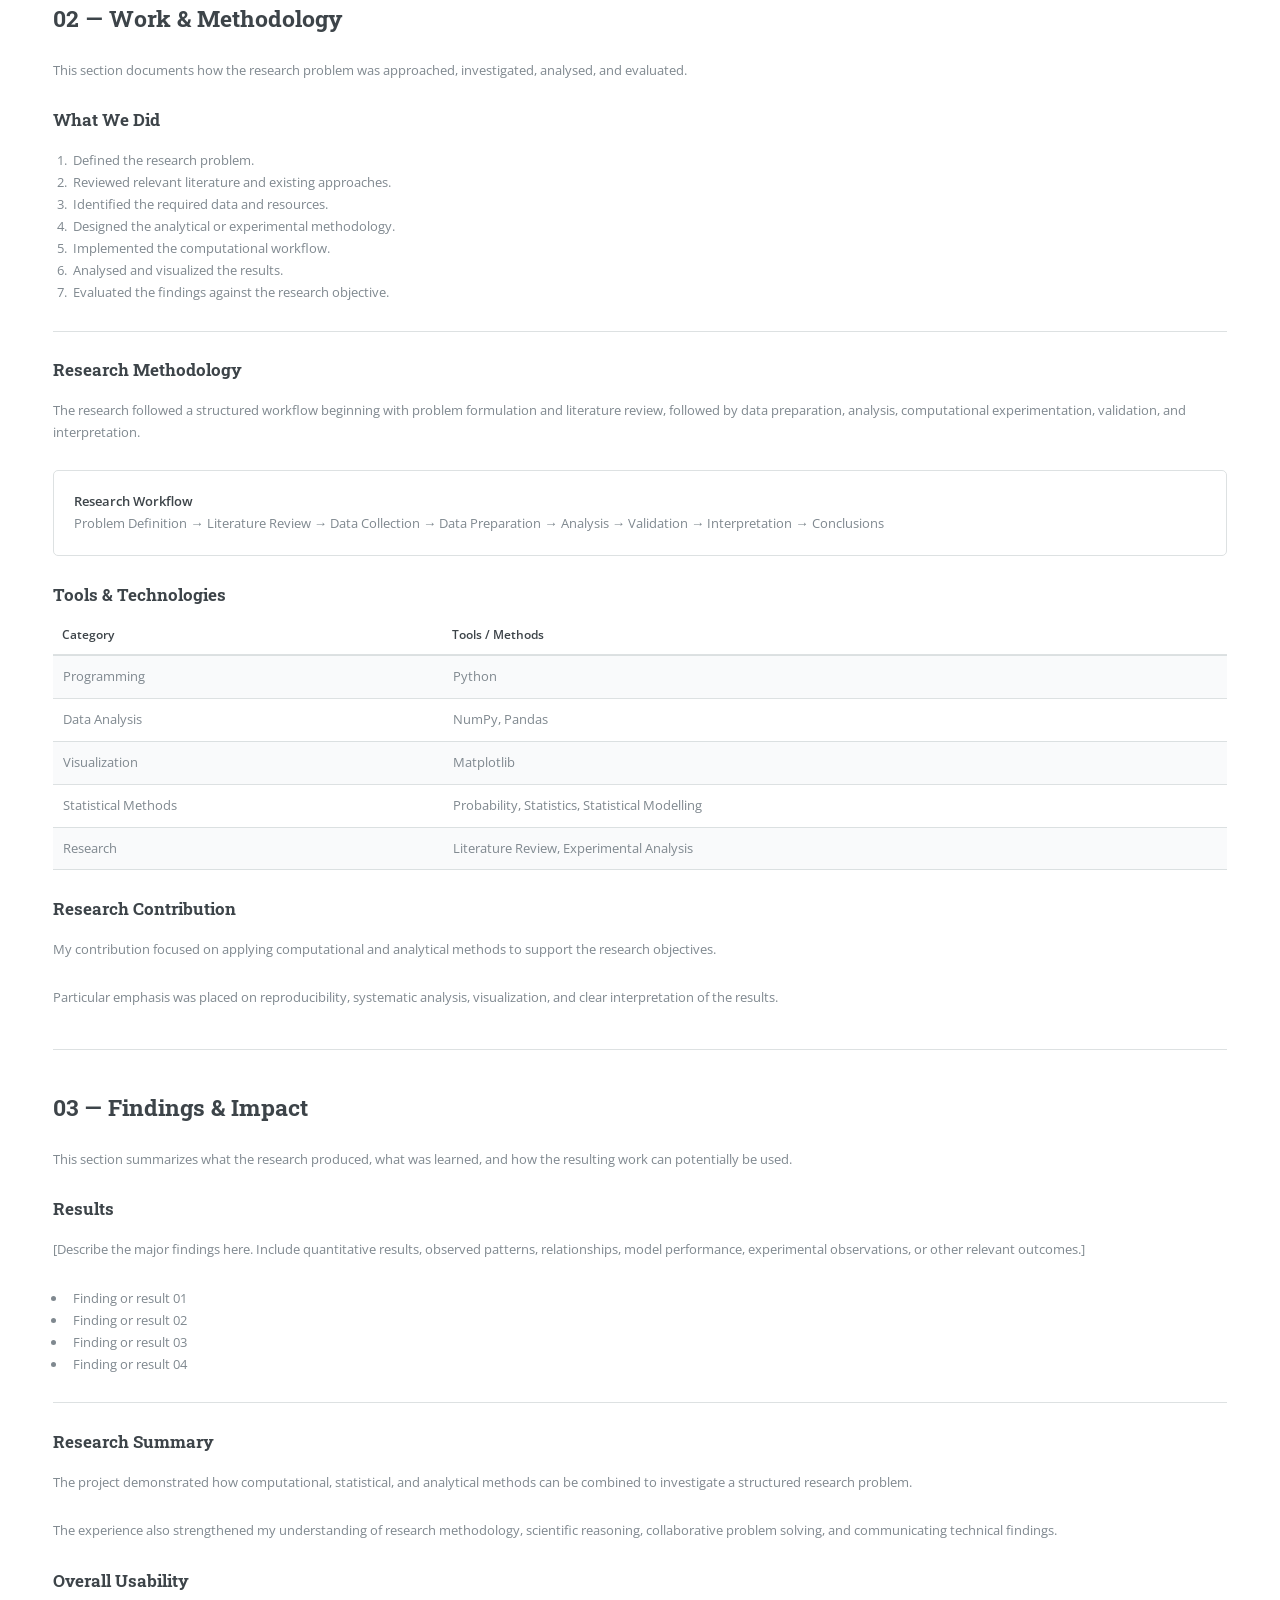
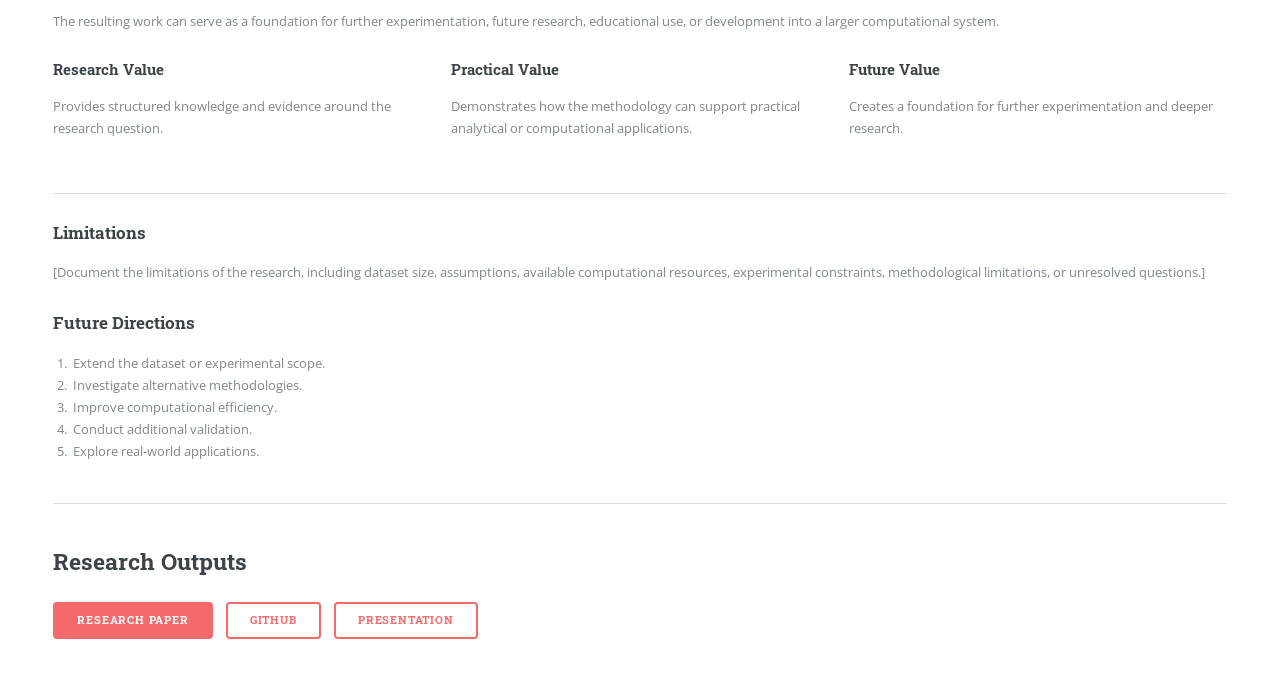
<file: research.html>
<!DOCTYPE HTML>
<html>

<head>
    <title>Research | Arnab's Research Portfolio</title>

    <meta charset="utf-8" />

    <meta name="viewport"
          content="width=device-width, initial-scale=1, user-scalable=no" />

    <link rel="stylesheet"
          href="assets/css/main.css" />
</head>


<body class="is-preload">

<div id="wrapper">


    <!-- =====================================================
         MAIN
    ====================================================== -->

    <div id="main">

        <div class="inner">


            <!-- =================================================
                 HEADER
            ================================================== -->

            <header id="header">

                <a href="research.html"
                   class="logo">

                    <strong>Arnab's</strong> Research Portfolio

                </a>


                <ul class="icons">

                    <li>
                        <a href="https://www.reddit.com/user/arnab_M26F1/"
                           class="icon brands fa-reddit-alien">

                            <span class="label">
                                Reddit
                            </span>

                        </a>
                    </li>


                    <li>
    <a href="tel:+919876543210"
       class="icon solid fa-phone"
       target="_blank">
        <span class="label">Phone</span>
    </a>
</li>


                    <li>
    <a href="https://wa.me/918597987629"
       class="icon brands fa-whatsapp"
       target="_blank"
       rel="noopener noreferrer">
        <span class="label">WhatsApp</span>
    </a>
</li>


                    <li>
                        <a href="#"
                           class="icon brands fa-github">

                            <span class="label">
                                GitHub
                            </span>

                        </a>
                    </li>


                    

                </ul>

            </header>



            <!-- =================================================
                 RESEARCH CONTENT
            ================================================== -->

            <section>


                <!-- =================================================
                     RESEARCH HEADER
                ================================================== -->

                <header class="main">

                    <h1>
                        Research
                    </h1>

                </header>


                <p>
                    My research journey focuses on applying mathematics,
                    statistics, data science, and computational methods
                    to interdisciplinary problems.
                </p>


                <p>
                    This page documents selected research experiences,
                    collaborations, methodologies, contributions,
                    findings, and the practical significance of the work.
                </p>



                <!-- =================================================
                     QUICK NAVIGATION
                ================================================== -->

                <hr class="major" />

                <h2>
                    Research Sections
                </h2>


                <div class="box">

                    <ul>

                        <li>
                            <a href="#overview">
                                01 — Research Overview
                            </a>
                        </li>

                        <li>
                            <a href="#methodology">
                                02 — Work & Methodology
                            </a>
                        </li>

                        <li>
                            <a href="#findings">
                                03 — Findings & Impact
                            </a>
                        </li>

                    </ul>

                </div>



                <!-- =================================================
                     SECTION 01
                ================================================== -->

                <hr class="major" />

                <header id="overview"
                        class="main">

                    <h2>
                        01 — Research Overview
                    </h2>

                </header>



                <!-- SUPERVISOR -->

                <h3>
                    Research Instructor / Supervisor
                </h3>


                <div class="row">

                    <div class="col-4 col-12-medium">

                        <span class="image fit">

                            <img src="images\instructour.png"
                                 alt="Research Instructor" />

                        </span>

                    </div>


                    <div class="col-8 col-12-medium">

                        <h3>
                            Dr. / Prof. [Instructor Name]
                        </h3>


                        <p>
                            <strong>
                                Research Instructor / Supervisor
                            </strong>
                        </p>


                        <p>
                            [Instructor Name] is a researcher and
                            educator working in the area of
                            [research domain]. Their work focuses
                            on [research interests], with particular
                            emphasis on [specific area].
                        </p>


                        <p>
                            During this research experience,
                            I received guidance in problem formulation,
                            research methodology, analytical reasoning,
                            interpretation of results, and scientific
                            communication.
                        </p>

                    </div>

                </div>



                <!-- RESEARCH QUESTION -->

                <hr />


                <h3>
                    Research Question
                </h3>


                <p>
                    <strong>
                        What problem are we trying to understand?
                    </strong>
                </p>


                <p>
                    [Describe the central research question here.
                    Explain the real-world or scientific problem,
                    why it matters, and what the project attempts
                    to investigate.]
                </p>



                <!-- TEAM -->

                <hr />


                <h3>
                    Research Team
                </h3>


                <p>
                    The project was carried out collaboratively
                    with a multidisciplinary team consisting of
                    students, researchers, and instructors.
                </p>


                <ul>

                    <li>
                        <strong>
                            Instructor / Supervisor:
                        </strong>
                        [Name]
                    </li>

                    <li>
                        <strong>
                            Research Member:
                        </strong>
                        [Name]
                    </li>

                    <li>
                        <strong>
                            Research Member:
                        </strong>
                        [Name]
                    </li>

                    <li>
                        <strong>
                            Research Member:
                        </strong>
                        [Name]
                    </li>

                </ul>



                <!-- TEAM PHOTO -->

                <h3>
                    Research Team
                </h3>


                <span class="image fit">

                    <img src="images\instructour.png"
                         alt="Research Team" />

                </span>


                <p>
                    <em>
                        Research team during the project / research
                        activity.
                    </em>
                </p>



                <!-- YOUR ROLE -->

                <hr />


                <h3>
                    My Role
                </h3>


                <p>
                    My contribution to the project focused on
                    [your specific responsibility].
                </p>


                <ul>

                    <li>
                        Data collection and preparation
                    </li>

                    <li>
                        Statistical analysis
                    </li>

                    <li>
                        Computational implementation
                    </li>

                    <li>
                        Visualization and interpretation
                    </li>

                    <li>
                        Documentation and research communication
                    </li>

                </ul>



                <!-- =================================================
                     SECTION 02
                ================================================== -->

                <hr class="major" />


                <header id="methodology"
                        class="main">

                    <h2>
                        02 — Work & Methodology
                    </h2>

                </header>


                <p>
                    This section documents how the research problem
                    was approached, investigated, analysed, and
                    evaluated.
                </p>



                <!-- WORK DONE -->

                <h3>
                    What We Did
                </h3>


                <ol>

                    <li>
                        Defined the research problem.
                    </li>

                    <li>
                        Reviewed relevant literature and existing
                        approaches.
                    </li>

                    <li>
                        Identified the required data and resources.
                    </li>

                    <li>
                        Designed the analytical or experimental
                        methodology.
                    </li>

                    <li>
                        Implemented the computational workflow.
                    </li>

                    <li>
                        Analysed and visualized the results.
                    </li>

                    <li>
                        Evaluated the findings against the research
                        objective.
                    </li>

                </ol>



                <!-- METHODOLOGY -->

                <hr />


                <h3>
                    Research Methodology
                </h3>


                <p>
                    The research followed a structured workflow
                    beginning with problem formulation and literature
                    review, followed by data preparation, analysis,
                    computational experimentation, validation, and
                    interpretation.
                </p>


                <div class="box">

                    <strong>
                        Research Workflow
                    </strong>


                    <p>

                        Problem Definition
                        →
                        Literature Review
                        →
                        Data Collection
                        →
                        Data Preparation
                        →
                        Analysis
                        →
                        Validation
                        →
                        Interpretation
                        →
                        Conclusions

                    </p>

                </div>



                <!-- TOOLS -->

                <h3>
                    Tools & Technologies
                </h3>


                <div class="table-wrapper">

                    <table>

                        <thead>

                            <tr>

                                <th>
                                    Category
                                </th>

                                <th>
                                    Tools / Methods
                                </th>

                            </tr>

                        </thead>


                        <tbody>

                            <tr>

                                <td>
                                    Programming
                                </td>

                                <td>
                                    Python
                                </td>

                            </tr>


                            <tr>

                                <td>
                                    Data Analysis
                                </td>

                                <td>
                                    NumPy, Pandas
                                </td>

                            </tr>


                            <tr>

                                <td>
                                    Visualization
                                </td>

                                <td>
                                    Matplotlib
                                </td>

                            </tr>


                            <tr>

                                <td>
                                    Statistical Methods
                                </td>

                                <td>
                                    Probability, Statistics,
                                    Statistical Modelling
                                </td>

                            </tr>


                            <tr>

                                <td>
                                    Research
                                </td>

                                <td>
                                    Literature Review,
                                    Experimental Analysis
                                </td>

                            </tr>

                        </tbody>

                    </table>

                </div>



                <!-- CONTRIBUTION -->

                <h3>
                    Research Contribution
                </h3>


                <p>
                    My contribution focused on applying computational
                    and analytical methods to support the research
                    objectives.
                </p>


                <p>
                    Particular emphasis was placed on reproducibility,
                    systematic analysis, visualization, and clear
                    interpretation of the results.
                </p>



                <!-- =================================================
                     SECTION 03
                ================================================== -->

                <hr class="major" />


                <header id="findings"
                        class="main">

                    <h2>
                        03 — Findings & Impact
                    </h2>

                </header>


                <p>
                    This section summarizes what the research produced,
                    what was learned, and how the resulting work can
                    potentially be used.
                </p>



                <!-- RESULTS -->

                <h3>
                    Results
                </h3>


                <p>
                    [Describe the major findings here. Include
                    quantitative results, observed patterns,
                    relationships, model performance, experimental
                    observations, or other relevant outcomes.]
                </p>


                <ul>

                    <li>
                        Finding or result 01
                    </li>

                    <li>
                        Finding or result 02
                    </li>

                    <li>
                        Finding or result 03
                    </li>

                    <li>
                        Finding or result 04
                    </li>

                </ul>



                <!-- SUMMARY -->

                <hr />


                <h3>
                    Research Summary
                </h3>


                <p>
                    The project demonstrated how computational,
                    statistical, and analytical methods can be combined
                    to investigate a structured research problem.
                </p>


                <p>
                    The experience also strengthened my understanding
                    of research methodology, scientific reasoning,
                    collaborative problem solving, and communicating
                    technical findings.
                </p>



                <!-- USABILITY -->

                <h3>
                    Overall Usability
                </h3>


                <p>
                    The resulting work can serve as a foundation for
                    further experimentation, future research,
                    educational use, or development into a larger
                    computational system.
                </p>


                <div class="row">


                    <div class="col-4 col-12-medium">

                        <h4>
                            Research Value
                        </h4>

                        <p>
                            Provides structured knowledge and
                            evidence around the research question.
                        </p>

                    </div>


                    <div class="col-4 col-12-medium">

                        <h4>
                            Practical Value
                        </h4>

                        <p>
                            Demonstrates how the methodology can
                            support practical analytical or
                            computational applications.
                        </p>

                    </div>


                    <div class="col-4 col-12-medium">

                        <h4>
                            Future Value
                        </h4>

                        <p>
                            Creates a foundation for further
                            experimentation and deeper research.
                        </p>

                    </div>


                </div>



                <!-- LIMITATIONS -->

                <hr />


                <h3>
                    Limitations
                </h3>


                <p>
                    [Document the limitations of the research,
                    including dataset size, assumptions, available
                    computational resources, experimental constraints,
                    methodological limitations, or unresolved questions.]
                </p>



                <!-- FUTURE WORK -->

                <h3>
                    Future Directions
                </h3>


                <ol>

                    <li>
                        Extend the dataset or experimental scope.
                    </li>

                    <li>
                        Investigate alternative methodologies.
                    </li>

                    <li>
                        Improve computational efficiency.
                    </li>

                    <li>
                        Conduct additional validation.
                    </li>

                    <li>
                        Explore real-world applications.
                    </li>

                </ol>



                <!-- =================================================
                     RESEARCH OUTPUTS
                ================================================== -->

                <hr class="major" />


                <h2>
                    Research Outputs
                </h2>


                <ul class="actions">

                    <li>

                        <a href="https://substack.com/@cubicularisasperiores915471"
                           class="button primary">

                            Research Paper

                        </a>

                    </li>


                    <li>

                        <a href="https://github.com/Arnab025-wq/Arnab_Jana.git"
                           class="button">

                            GitHub

                        </a>

                    </li>


                    <li>

                        <a href="https://substack.com/@cubicularisasperiores915471"
                           class="button">

                            Presentation

                        </a>

                    </li>

                </ul>


            </section>

        </div>

    </div>



    <!-- =====================================================
         SIDEBAR
    ====================================================== -->

    <div id="sidebar">

        <div class="inner">


            <!-- SEARCH -->

            <section id="search" class="alt">

    <form id="site-search">

        <input
            type="text"
            name="query"
            id="query"
            placeholder="Search..."
            autocomplete="off"
        />

    </form>

</section>



            <!-- MENU -->

            <nav id="menu">

                <header class="major">

                    <h2>
                        Menu
                    </h2>

                </header>


                <ul>


                    <li>
                        <a href="index.html">
                            ABOUT ME
                        </a>
                    </li>

                    <li>
                        <a href="Education.html">
                            EDUCATION
                        </a>
                    </li>

                    <!-- RESEARCH -->

                    <li>

                        <a href="research.html">
                            RESEARCH
                        </a>

                    </li>


                    <!-- PROJECTS -->

                    <li>

                        <span class="opener">
                            PROJECTS
                        </span>


                        <ul>

                            <li>
                                <a href="projects/analytical.html">
                                    ANALYTICAL
                                </a>
                            </li>


                            <li>
                                <a href="projects/experimental.html">
                                    EXPERIMENTAL
                                </a>
                            </li>


                            <li>
                                <a href="projects/methodology.html">
                                    METHODOLOGY
                                </a>
                            </li>


                            <li>
                                <a href="projects/ai-ml.html">
                                    AI/ML
                                </a>
                            </li>


                            <li>
                                <a href="projects/review.html">
                                    REVIEW
                                </a>
                            </li>

                        </ul>

                    </li>


                    <li><a href= "blogs.html">BLOGS</a></li>
                    <li>
                        <a href="resume.html">RESUME</a>
                    </li>

                    <li><a href="notes.html">Notes</a></li>



                    <li>
                        <a href="contact.html">
                            CONTACTS
                        </a>
                    </li>


                </ul>

            </nav>



            <!-- FOOTER -->

            <footer id="footer">

                <p class="copyright">

                    &copy; Arnab's Portfolio.
                    All rights reserved.

                </p>

            </footer>


        </div>

    </div>


</div>



<!-- =====================================================
     SCRIPTS
====================================================== -->

<script src="assets/js/jquery.min.js"></script>
<script src="assets/js/browser.min.js"></script>
<script src="assets/js/breakpoints.min.js"></script>
<script src="assets/js/util.js"></script>
<script src="assets/js/main.js"></script>
<script src="assets/js/more-toggle.js"></script>

<script>

document.addEventListener("DOMContentLoaded", function () {

    const searchForm = document.getElementById("site-search");
    const searchInput = document.getElementById("query");
    searchInput.value = "";

    if (!searchForm || !searchInput) {
        return;
    }

    searchForm.addEventListener("submit", function (event) {
        event.preventDefault();
    });

    searchInput.addEventListener("input", function () {

        const searchTerm = searchInput.value
            .toLowerCase()
            .trim();

        const mainContent = document.querySelector("#main .inner");

        if (!mainContent) {
            return;
        }

        const sections = mainContent.querySelectorAll("section");

        sections.forEach(function (section) {

            const text = section.textContent.toLowerCase();

            if (searchTerm === "" || text.includes(searchTerm)) {
                section.style.display = "";
            } else {
                section.style.display = "none";
            }

        });

    });

});

</script>

</body>
</html>
</file>
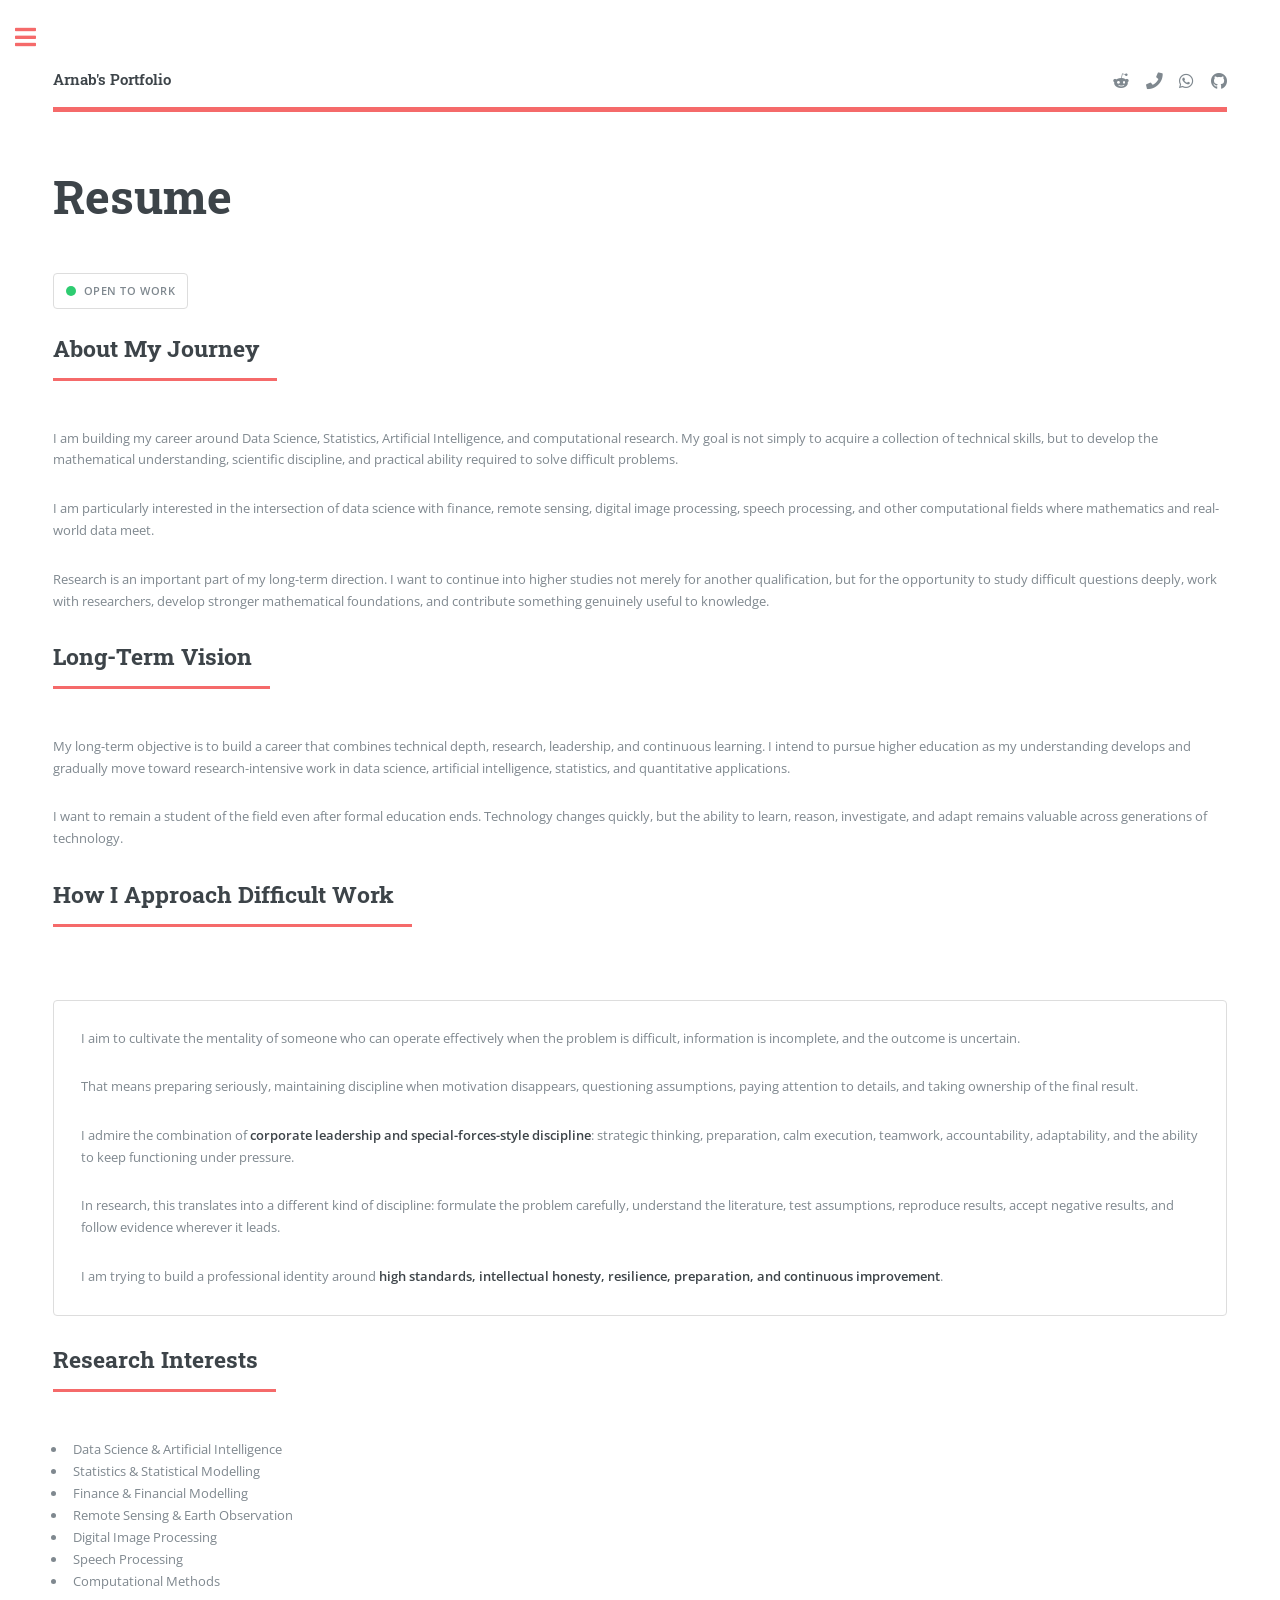
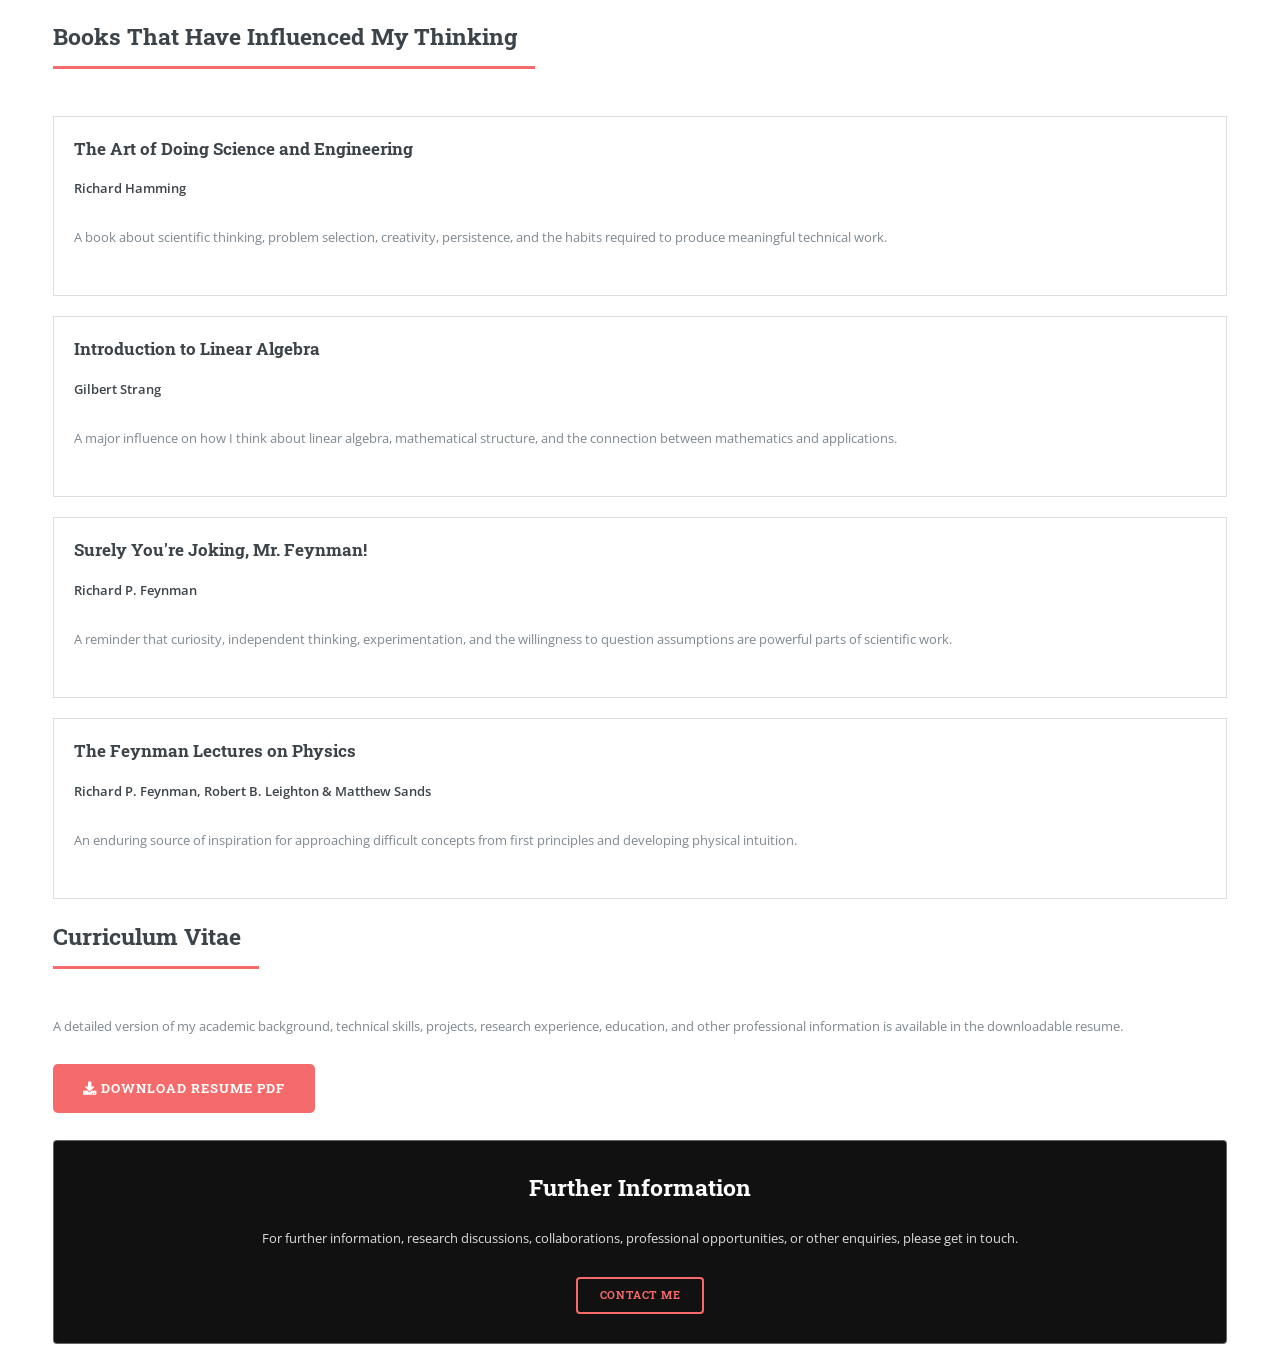
<file: resume.html>
<!DOCTYPE HTML>
<html>

<head>

    <title>Resume | Arnab's Portfolio</title>

    <meta charset="utf-8" />

    <meta name="viewport"
          content="width=device-width, initial-scale=1, user-scalable=no" />

    <link rel="stylesheet" href="assets/css/main.css" />

    <style>

        /* =========================================
           STATUS
        ========================================= */

        .availability {
            display: inline-flex;
            align-items: center;
            gap: 0.7em;
            padding: 0.65em 1em;
            margin-bottom: 2em;
            border: 1px solid #ddd;
            border-radius: 4px;
            font-size: 0.85em;
            font-weight: 600;
            text-transform: uppercase;
            letter-spacing: 0.05em;
        }

        .status-dot {
            width: 10px;
            height: 10px;
            border-radius: 50%;
            display: inline-block;
            background: #2ecc71;
            animation: pulse 1.8s infinite;
        }

        @keyframes pulse {

            0% {
                transform: scale(1);
                opacity: 1;
            }

            50% {
                transform: scale(1.3);
                opacity: 0.55;
            }

            100% {
                transform: scale(1);
                opacity: 1;
            }

        }


        /* =========================================
           PHILOSOPHY BOX
        ========================================= */

        .mindset-box {
            padding: 2em;
            border: 1px solid #ddd;
            border-radius: 4px;
            margin: 2em 0;
        }

        .mindset-box p:last-child {
            margin-bottom: 0;
        }


        /* =========================================
           BOOKS
        ========================================= */

        .book-box {
            padding: 1.5em;
            border: 1px solid #ddd;
            margin-bottom: 1.5em;
        }


        /* =========================================
           CONTACT BOX
        ========================================= */

        .contact-box {
            padding: 2.2em;
            border: 1px solid rgba(255, 255, 255, 0.35);
            background: #111;
            color: #fff;
            text-align: center;
            border-radius: 4px;
            box-shadow:
                0 0 12px rgba(255, 255, 255, 0.08),
                0 0 30px rgba(255, 255, 255, 0.04);
        }

        .contact-box h2 {
            color: #fff;
        }

        .contact-box p {
            color: #ddd;
        }

        .contact-box a {
            color: #fff;
        }

    </style>

</head>


<body class="is-preload">


<div id="wrapper">


    <!-- =========================================
         MAIN
    ========================================= -->

    <div id="main">

        <div class="inner">


            <!-- HEADER -->

            <header id="header">

                <a href="index.html" class="logo">
                    <strong>Arnab's Portfolio</strong>
                </a>

                <ul class="icons">

                    <li>
                        <a href="https://www.reddit.com/user/arnab_M26F1/"
                           class="icon brands fa-reddit-alien"
                           target="_blank"
                           rel="noopener noreferrer">
                            <span class="label">Reddit</span>
                        </a>
                    </li>

                    <li>
                        <a href="tel:+918597987629"
                           class="icon solid fa-phone">
                            <span class="label">Phone</span>
                        </a>
                    </li>

                    <li>
                        <a href="https://wa.me/918597987629"
                           class="icon brands fa-whatsapp"
                           target="_blank"
                           rel="noopener noreferrer">
                            <span class="label">WhatsApp</span>
                        </a>
                    </li>

                    <li>
                        <a href="#"
                           class="icon brands fa-github">
                            <span class="label">GitHub</span>
                        </a>
                    </li>

                </ul>

            </header>



            <!-- =========================================
                 RESUME
            ========================================= -->

            <section>

                <header class="main">

                    <h1>Resume</h1>

                </header>


                <!-- STATUS -->

                <div class="availability">

                    <span class="status-dot"></span>

                    <span>
                        Open to Work
                    </span>

                </div>



                <!-- =========================================
                     ABOUT
                ========================================= -->

                <header class="major">

                    <h2>About My Journey</h2>

                </header>

                <p>
                    I am building my career around Data Science,
                    Statistics, Artificial Intelligence, and computational
                    research. My goal is not simply to acquire a collection
                    of technical skills, but to develop the mathematical
                    understanding, scientific discipline, and practical
                    ability required to solve difficult problems.
                </p>

                <p>
                    I am particularly interested in the intersection of
                    data science with finance, remote sensing, digital
                    image processing, speech processing, and other
                    computational fields where mathematics and real-world
                    data meet.
                </p>

                <p>
                    Research is an important part of my long-term direction.
                    I want to continue into higher studies not merely for
                    another qualification, but for the opportunity to study
                    difficult questions deeply, work with researchers,
                    develop stronger mathematical foundations, and
                    contribute something genuinely useful to knowledge.
                </p>



                <!-- =========================================
                     LONG-TERM VISION
                ========================================= -->

                <header class="major">

                    <h2>Long-Term Vision</h2>

                </header>

                <p>
                    My long-term objective is to build a career that combines
                    technical depth, research, leadership, and continuous
                    learning. I intend to pursue higher education as my
                    understanding develops and gradually move toward
                    research-intensive work in data science, artificial
                    intelligence, statistics, and quantitative applications.
                </p>

                <p>
                    I want to remain a student of the field even after
                    formal education ends. Technology changes quickly, but
                    the ability to learn, reason, investigate, and adapt
                    remains valuable across generations of technology.
                </p>



                <!-- =========================================
                     MINDSET
                ========================================= -->

                <header class="major">

                    <h2>How I Approach Difficult Work</h2>

                </header>


                <div class="mindset-box">

                    <p>
                        I aim to cultivate the mentality of someone who can
                        operate effectively when the problem is difficult,
                        information is incomplete, and the outcome is
                        uncertain.
                    </p>

                    <p>
                        That means preparing seriously, maintaining
                        discipline when motivation disappears, questioning
                        assumptions, paying attention to details, and taking
                        ownership of the final result.
                    </p>

                    <p>
                        I admire the combination of <strong>corporate
                        leadership and special-forces-style discipline</strong>:
                        strategic thinking, preparation, calm execution,
                        teamwork, accountability, adaptability, and the
                        ability to keep functioning under pressure.
                    </p>

                    <p>
                        In research, this translates into a different kind
                        of discipline: formulate the problem carefully,
                        understand the literature, test assumptions,
                        reproduce results, accept negative results, and
                        follow evidence wherever it leads.
                    </p>

                    <p>
                        I am trying to build a professional identity around
                        <strong>high standards, intellectual honesty,
                        resilience, preparation, and continuous improvement</strong>.
                    </p>

                </div>



                <!-- =========================================
                     RESEARCH
                ========================================= -->

                <header class="major">

                    <h2>Research Interests</h2>

                </header>

                <ul>

                    <li>
                        Data Science &amp; Artificial Intelligence
                    </li>

                    <li>
                        Statistics &amp; Statistical Modelling
                    </li>

                    <li>
                        Finance &amp; Financial Modelling
                    </li>

                    <li>
                        Remote Sensing &amp; Earth Observation
                    </li>

                    <li>
                        Digital Image Processing
                    </li>

                    <li>
                        Speech Processing
                    </li>

                    <li>
                        Computational Methods
                    </li>

                </ul>



                <!-- =========================================
                     BOOKS
                ========================================= -->

                <header class="major">

                    <h2>Books That Have Influenced My Thinking</h2>

                </header>


                <div class="book-box">

                    <h3>
                        The Art of Doing Science and Engineering
                    </h3>

                    <p>
                        <strong>Richard Hamming</strong>
                    </p>

                    <p>
                        A book about scientific thinking, problem selection,
                        creativity, persistence, and the habits required
                        to produce meaningful technical work.
                    </p>

                </div>


                <div class="book-box">

                    <h3>
                        Introduction to Linear Algebra
                    </h3>

                    <p>
                        <strong>Gilbert Strang</strong>
                    </p>

                    <p>
                        A major influence on how I think about linear algebra,
                        mathematical structure, and the connection between
                        mathematics and applications.
                    </p>

                </div>


                <div class="book-box">

                    <h3>
                        Surely You're Joking, Mr. Feynman!
                    </h3>

                    <p>
                        <strong>Richard P. Feynman</strong>
                    </p>

                    <p>
                        A reminder that curiosity, independent thinking,
                        experimentation, and the willingness to question
                        assumptions are powerful parts of scientific work.
                    </p>

                </div>


                <div class="book-box">

                    <h3>
                        The Feynman Lectures on Physics
                    </h3>

                    <p>
                        <strong>Richard P. Feynman, Robert B. Leighton
                        &amp; Matthew Sands</strong>
                    </p>

                    <p>
                        An enduring source of inspiration for approaching
                        difficult concepts from first principles and
                        developing physical intuition.
                    </p>

                </div>



                <!-- =========================================
                     DOWNLOAD
                ========================================= -->

                <header class="major">

                    <h2>Curriculum Vitae</h2>

                </header>

                <p>
                    A detailed version of my academic background,
                    technical skills, projects, research experience,
                    education, and other professional information is
                    available in the downloadable resume.
                </p>


                <ul class="actions">

                    <li>

                        <a href="resume\ajana_resume.pdf"
                           class="button primary large">

                            <span class="icon solid fa-download"></span>
                            Download Resume PDF

                        </a>

                    </li>

                </ul>



                <!-- =========================================
                     CONTACT
                ========================================= -->

                <div class="contact-box">

                    <h2>
                        Further Information
                    </h2>

                    <p>
                        For further information, research discussions,
                        collaborations, professional opportunities,
                        or other enquiries, please get in touch.
                    </p>

                    <a href="contact.html"
                       class="button">

                        Contact Me

                    </a>

                </div>


            </section>

        </div>

    </div>



    <!-- =========================================
         SIDEBAR
    ========================================= -->

    <div id="sidebar">

        <div class="inner">


            <section id="search" class="alt">

    <form id="site-search">

        <input
            type="text"
            name="query"
            id="query"
            placeholder="Search..."
            autocomplete="off"
        />

    </form>

</section>


            <nav id="menu">

                <header class="major">

                    <h2>Menu</h2>

                </header>


                <ul>

                    <li>
                        <a href="index.html">
                            About Me
                        </a>
                    </li>


                    <li>
                        <a href="Education.html">
                            Education
                        </a>
                    </li>

                    <li>
                        <a href="research.html">
                            Research
                        </a>
                    </li>



                    <li>

                        <span class="opener">
                            Projects
                        </span>

                        <ul>

                            <li>
                                <a href="projects/analytical.html">
                                    Analytical
                                </a>
                            </li>

                            <li>
                                <a href="projects/experimental.html">
                                    Experimental
                                </a>
                            </li>

                            <li>
                                <a href="projects/methodology.html">
                                    Methodology
                                </a>
                            </li>

                            <li>
                                <a href="projects/ai-ml.html">
                                    AI / ML
                                </a>
                            </li>

                            <li>
                                <a href="projects/review.html">
                                    Review
                                </a>
                            </li>

                        </ul>

                    </li>


                    


                    <li>
                        <a href="blogs.html">
                            Blogs
                        </a>
                    </li>


                    <li>
                        <a href="resume.html">
                            Resume
                        </a>
                    </li>


                    <li>
                        <a href="notes.html">
                            Notes
                        </a>
                    </li>


                    <li>
                        <a href="contact.html">
                            Contacts
                        </a>
                    </li>

                </ul>

            </nav>


            <footer id="footer">

                <p class="copyright">
                    &copy; Arnab. All rights reserved.
                </p>

            </footer>


        </div>

    </div>


</div>



<script src="assets/js/jquery.min.js"></script>
<script src="assets/js/browser.min.js"></script>
<script src="assets/js/breakpoints.min.js"></script>
<script src="assets/js/util.js"></script>
<script src="assets/js/main.js"></script>
<script src="assets/js/more-toggle.js"></script>

<script>

document.addEventListener("DOMContentLoaded", function () {

    const searchForm = document.getElementById("site-search");
const searchInput = document.getElementById("query");

if (!searchForm || !searchInput) {
    return;
}

searchInput.value = "";

    searchForm.addEventListener("submit", function (event) {
        event.preventDefault();
    });

    searchInput.addEventListener("input", function () {

        const searchTerm = searchInput.value
            .toLowerCase()
            .trim();

        const mainContent = document.querySelector("#main .inner");

        if (!mainContent) {
            return;
        }

        const sections = mainContent.querySelectorAll("section");

        sections.forEach(function (section) {

            const text = section.textContent.toLowerCase();

            if (searchTerm === "" || text.includes(searchTerm)) {
                section.style.display = "";
            } else {
                section.style.display = "none";
            }

        });

    });

});

</script>

</body>
</html>
</file>
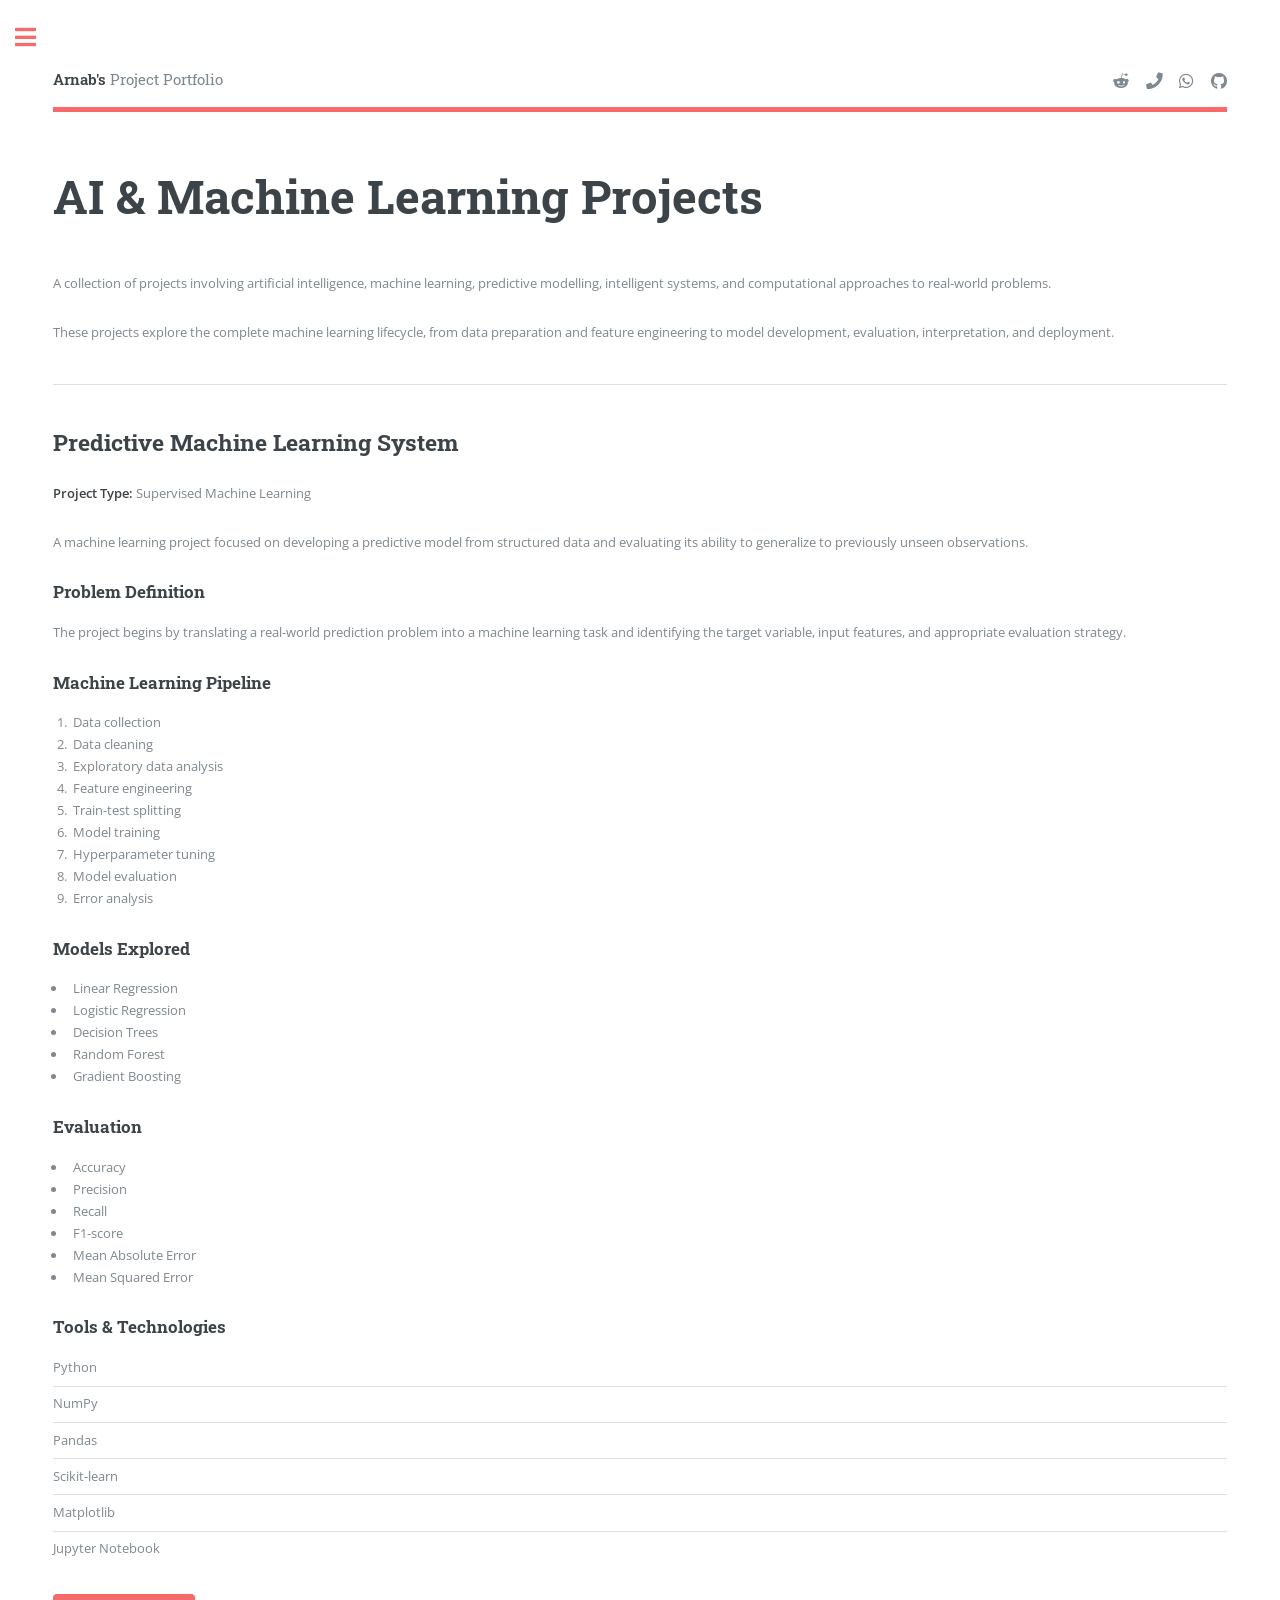
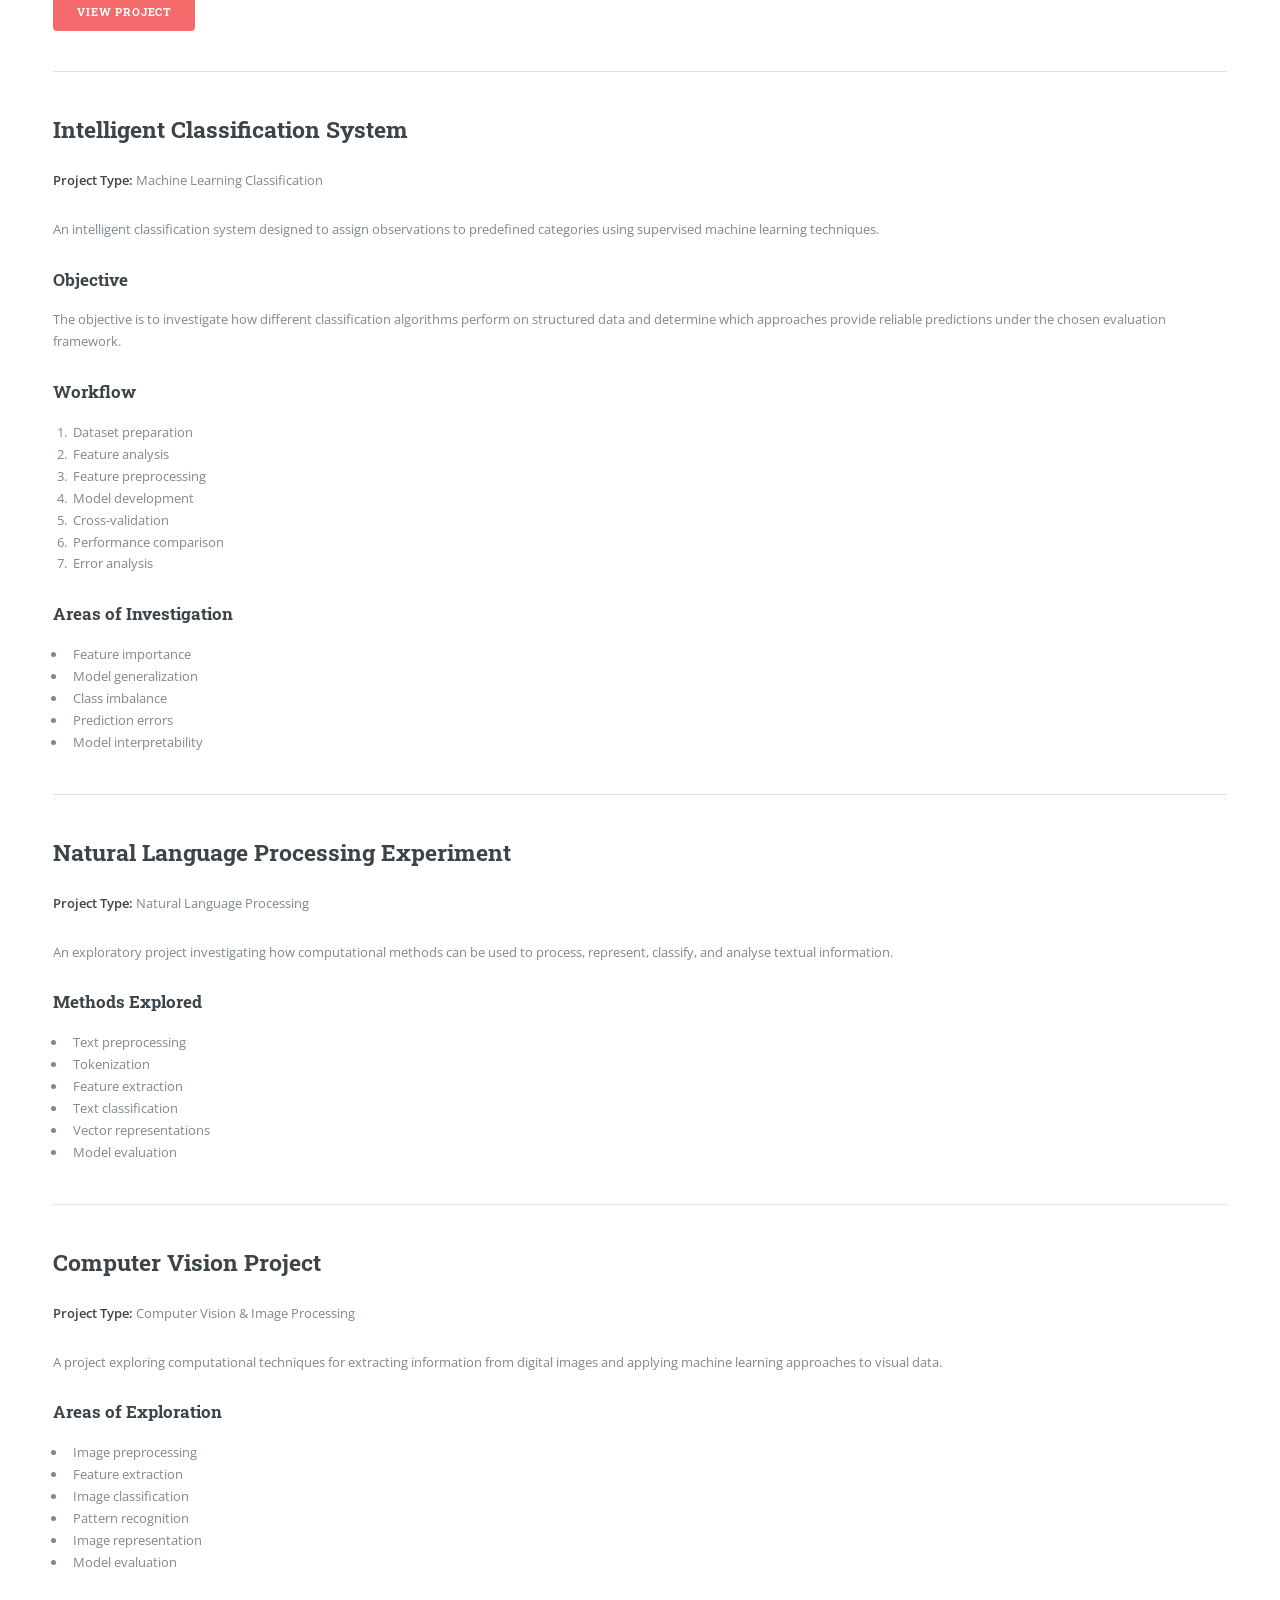
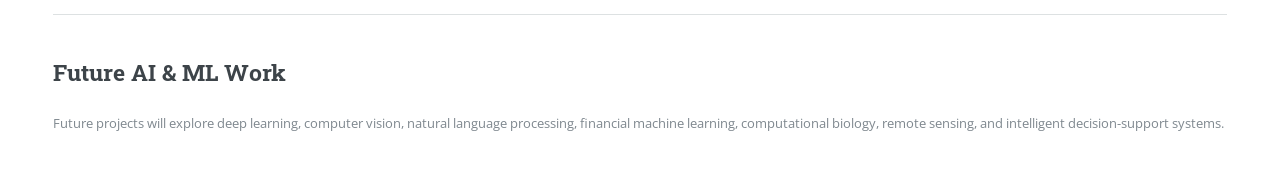
<file: projects/ai-ml.html>
<!DOCTYPE HTML>
<html>
<head>
    <title>AI & ML Projects | Arnab's Portfolio</title>
    <meta charset="utf-8" />
    <meta name="viewport" content="width=device-width, initial-scale=1, user-scalable=no" />
    <link rel="stylesheet" href="../assets/css/main.css" />
</head>

<body class="is-preload">

<div id="wrapper">

    <!-- =========================
         MAIN
    ========================== -->
    <div id="main">
        <div class="inner">

            <!-- HEADER -->
            <header id="header">

                <a href="ai-ml.html" class="logo">
                    <strong>Arnab's</strong> Project Portfolio
                </a>

                <ul class="icons">

                    <li>
                        <a href="https://www.reddit.com/user/arnab_M26F1/" class="icon brands fa-reddit-alien">
                            <span class="label">Reddit</span>
                        </a>
                    </li>

                    <li>
    <a href="tel:+919876543210"
       class="icon solid fa-phone"
       target="_blank">
        <span class="label">Phone</span>
    </a>
</li>


                    <li>
    <a href="https://wa.me/918597987629"
       class="icon brands fa-whatsapp"
       target="_blank"
       rel="noopener noreferrer">
        <span class="label">WhatsApp</span>
    </a>
</li>

                    <li>
                        <a href="#" class="icon brands fa-github">
                            <span class="label">GitHub</span>
                        </a>
                    </li>

                    

                    

                </ul>

            </header>


            <!-- CONTENT -->
            <section>

                <header class="main">
                    <h1>AI & Machine Learning Projects</h1>
                </header>

                <p>
                    A collection of projects involving artificial intelligence,
                    machine learning, predictive modelling, intelligent systems,
                    and computational approaches to real-world problems.
                </p>

                <p>
                    These projects explore the complete machine learning lifecycle,
                    from data preparation and feature engineering to model
                    development, evaluation, interpretation, and deployment.
                </p>


                <!-- PROJECT 1 -->
                <hr class="major" />

                <h2>Predictive Machine Learning System</h2>

                <p>
                    <strong>Project Type:</strong>
                    Supervised Machine Learning
                </p>

                <p>
                    A machine learning project focused on developing a predictive
                    model from structured data and evaluating its ability to
                    generalize to previously unseen observations.
                </p>

                <h3>Problem Definition</h3>

                <p>
                    The project begins by translating a real-world prediction
                    problem into a machine learning task and identifying the
                    target variable, input features, and appropriate evaluation
                    strategy.
                </p>

                <h3>Machine Learning Pipeline</h3>

                <ol>
                    <li>Data collection</li>
                    <li>Data cleaning</li>
                    <li>Exploratory data analysis</li>
                    <li>Feature engineering</li>
                    <li>Train-test splitting</li>
                    <li>Model training</li>
                    <li>Hyperparameter tuning</li>
                    <li>Model evaluation</li>
                    <li>Error analysis</li>
                </ol>

                <h3>Models Explored</h3>

                <ul>
                    <li>Linear Regression</li>
                    <li>Logistic Regression</li>
                    <li>Decision Trees</li>
                    <li>Random Forest</li>
                    <li>Gradient Boosting</li>
                </ul>

                <h3>Evaluation</h3>

                <ul>
                    <li>Accuracy</li>
                    <li>Precision</li>
                    <li>Recall</li>
                    <li>F1-score</li>
                    <li>Mean Absolute Error</li>
                    <li>Mean Squared Error</li>
                </ul>

                <h3>Tools & Technologies</h3>

                <ul class="alt">
                    <li>Python</li>
                    <li>NumPy</li>
                    <li>Pandas</li>
                    <li>Scikit-learn</li>
                    <li>Matplotlib</li>
                    <li>Jupyter Notebook</li>
                </ul>

                <ul class="actions">
                    <li>
                        <a href="https://medium.com/@arnabj025"
                           class="button primary"
                           target="_blank"
                           rel="noopener noreferrer">
                            View Project
                        </a>
                    </li>
                </ul>


                <!-- PROJECT 2 -->
                <hr class="major" />

                <h2>Intelligent Classification System</h2>

                <p>
                    <strong>Project Type:</strong>
                    Machine Learning Classification
                </p>

                <p>
                    An intelligent classification system designed to assign
                    observations to predefined categories using supervised
                    machine learning techniques.
                </p>

                <h3>Objective</h3>

                <p>
                    The objective is to investigate how different classification
                    algorithms perform on structured data and determine which
                    approaches provide reliable predictions under the chosen
                    evaluation framework.
                </p>

                <h3>Workflow</h3>

                <ol>
                    <li>Dataset preparation</li>
                    <li>Feature analysis</li>
                    <li>Feature preprocessing</li>
                    <li>Model development</li>
                    <li>Cross-validation</li>
                    <li>Performance comparison</li>
                    <li>Error analysis</li>
                </ol>

                <h3>Areas of Investigation</h3>

                <ul>
                    <li>Feature importance</li>
                    <li>Model generalization</li>
                    <li>Class imbalance</li>
                    <li>Prediction errors</li>
                    <li>Model interpretability</li>
                </ul>


                <!-- PROJECT 3 -->
                <hr class="major" />

                <h2>Natural Language Processing Experiment</h2>

                <p>
                    <strong>Project Type:</strong>
                    Natural Language Processing
                </p>

                <p>
                    An exploratory project investigating how computational
                    methods can be used to process, represent, classify, and
                    analyse textual information.
                </p>

                <h3>Methods Explored</h3>

                <ul>
                    <li>Text preprocessing</li>
                    <li>Tokenization</li>
                    <li>Feature extraction</li>
                    <li>Text classification</li>
                    <li>Vector representations</li>
                    <li>Model evaluation</li>
                </ul>


                <!-- PROJECT 4 -->
                <hr class="major" />

                <h2>Computer Vision Project</h2>

                <p>
                    <strong>Project Type:</strong>
                    Computer Vision & Image Processing
                </p>

                <p>
                    A project exploring computational techniques for extracting
                    information from digital images and applying machine learning
                    approaches to visual data.
                </p>

                <h3>Areas of Exploration</h3>

                <ul>
                    <li>Image preprocessing</li>
                    <li>Feature extraction</li>
                    <li>Image classification</li>
                    <li>Pattern recognition</li>
                    <li>Image representation</li>
                    <li>Model evaluation</li>
                </ul>


                <!-- FUTURE WORK -->
                <hr class="major" />

                <h2>Future AI & ML Work</h2>

                <p>
                    Future projects will explore deep learning, computer vision,
                    natural language processing, financial machine learning,
                    computational biology, remote sensing, and intelligent
                    decision-support systems.
                </p>

            </section>

        </div>
    </div>


    <!-- =========================
         SIDEBAR
    ========================== -->

    <div id="sidebar">
        <div class="inner">

            <section id="search" class="alt">
                <form id="site-search">
                    <input type="text"
                           name="query"
                           id="query"
                           placeholder="Search" />
                </form>
            </section>


            <nav id="menu">

                <header class="major">
                    <h2>Menu</h2>
                </header>

                <ul>

                    <li>
                        <a href="../index.html">ABOUT ME</a>
                    </li>

                    <li>
                        <a href="../Education.html">EDUCATION</a>
                    </li>

                    <li>
                        <a href="../research.html">RESEARCH</a>
                    </li>

                    <li>

                        <span class="opener">PROJECTS</span>

                        <ul>

                            <li>
                                <a href="analytical.html">ANALYTICAL</a>
                            </li>

                            <li>
                                <a href="experimental.html">EXPERIMENTAL</a>
                            </li>

                            <li>
                                <a href="methodology.html">METHODOLOGY</a>
                            </li>

                            <li>
                                <a href="ai-ml.html">AI/ML</a>
                            </li>

                            <li>
                                <a href="review.html">REVIEW</a>
                            </li>

                        </ul>

                    </li>

                    <li><a href= "../blogs.html">BLOGS</a></li>

                    <li>
                        <a href="../resume.html">RESUME</a>
                    </li>

                    <!-- Notes -->
                    <li>
    <a href="../notes.html">Notes</a>
</li>

                    <li>
                        <a href="../contact.html">CONTACTS</a>
                    </li>

                </ul>

            </nav>


            <footer id="footer">
                <p class="copyright">
                    &copy; Arnab's Portfolio.
                    All rights reserved.
                </p>
            </footer>

        </div>
    </div>

</div>


<!-- SCRIPTS -->

<script src="../assets/js/jquery.min.js"></script>
<script src="../assets/js/browser.min.js"></script>
<script src="../assets/js/breakpoints.min.js"></script>
<script src="../assets/js/util.js"></script>
<script src="../assets/js/main.js"></script>
<script src="../assets/js/more-toggle.js"></script>

<script>

document.addEventListener("DOMContentLoaded", function () {

    const searchForm = document.getElementById("site-search");
    const searchInput = document.getElementById("query");

    if (!searchForm || !searchInput) {
        return;
    }

    searchInput.value = "";

    searchForm.addEventListener("submit", function (event) {
        event.preventDefault();
    });

    searchInput.addEventListener("input", function () {

        const searchTerm = searchInput.value
            .toLowerCase()
            .trim();

        const sections =
            document.querySelectorAll("#main .inner section");

        sections.forEach(function (section) {

            const text =
                section.textContent.toLowerCase();

            if (searchTerm === "" || text.includes(searchTerm)) {
                section.style.display = "";
            } else {
                section.style.display = "none";
            }

        });

    });

});

</script>

</body>
</html>
</file>
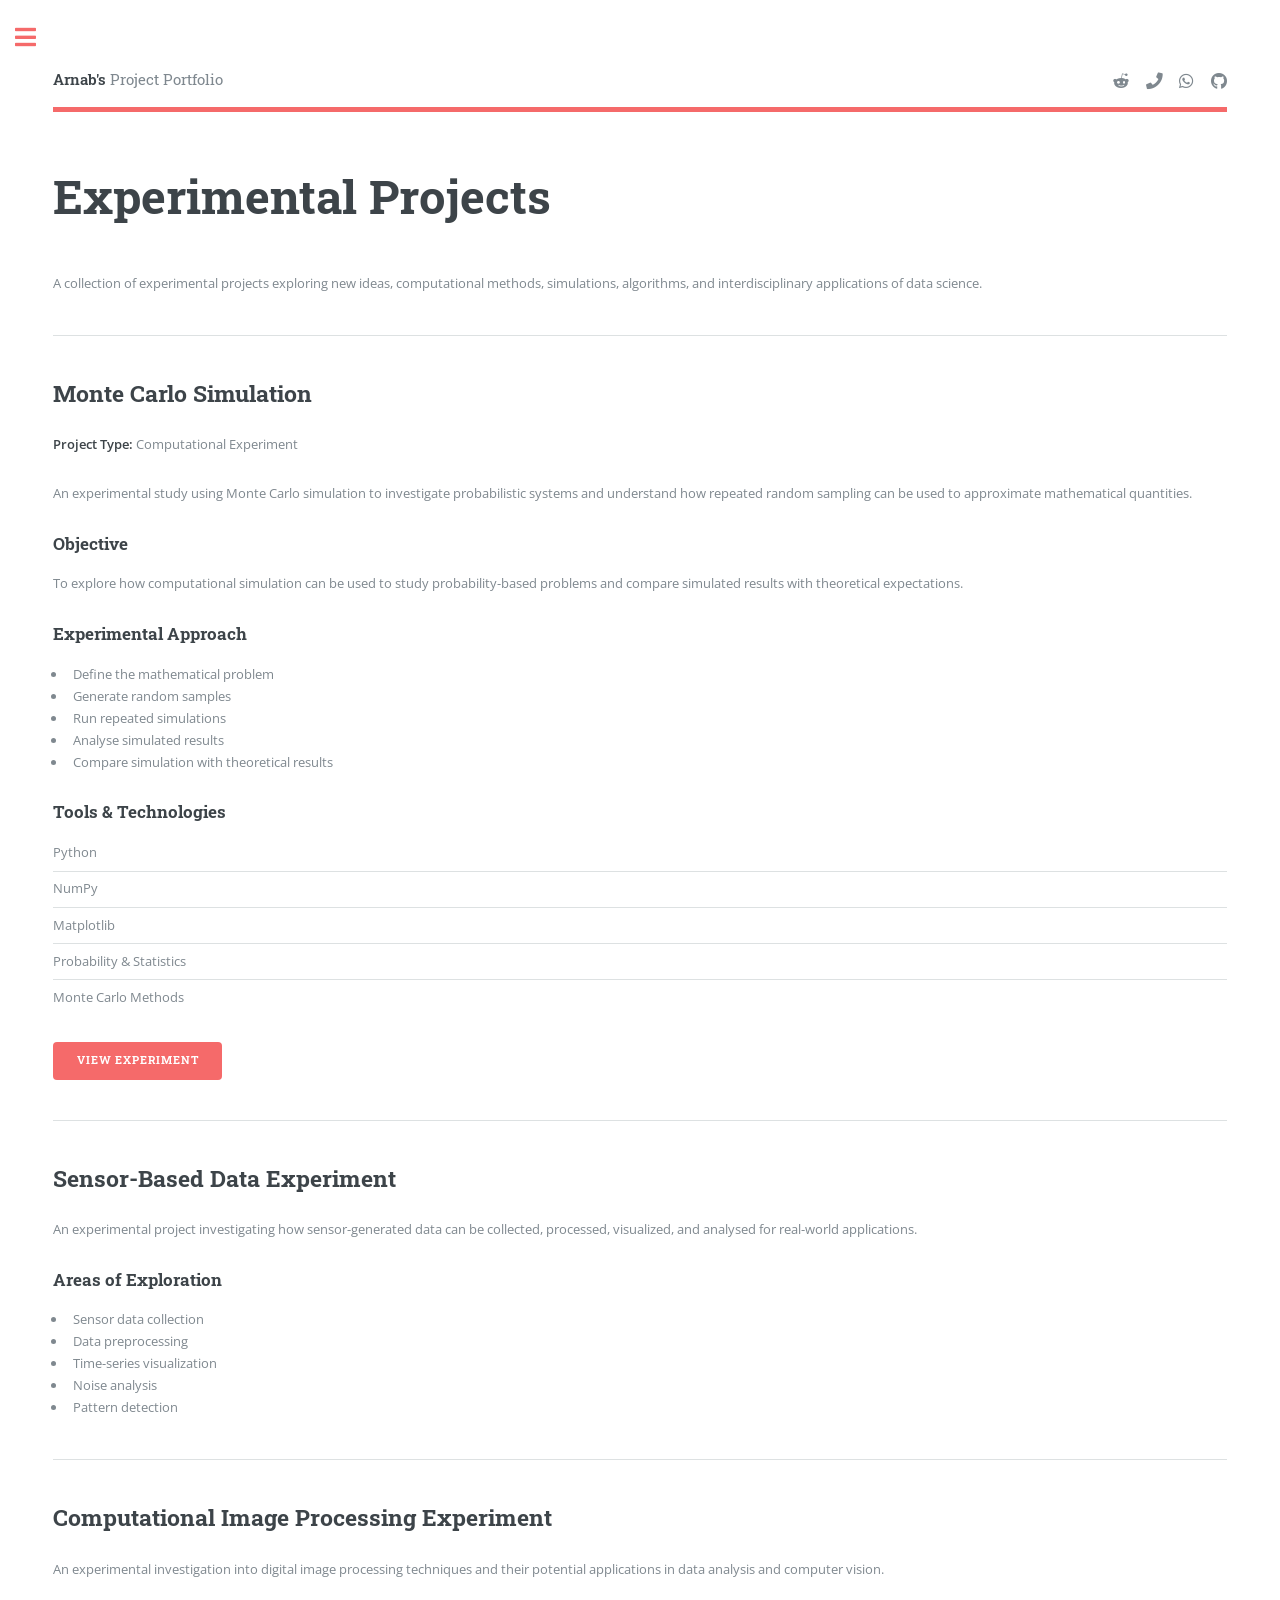
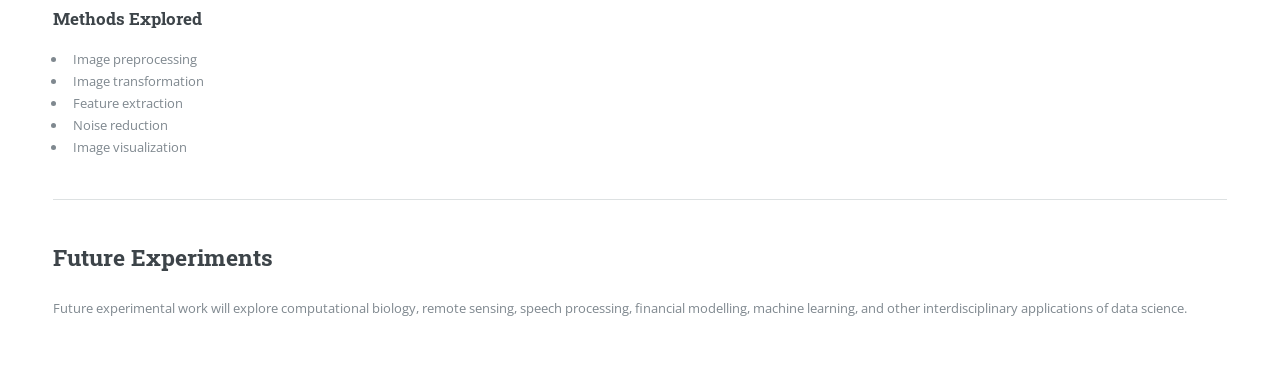
<file: projects/analytical.html>
<!DOCTYPE HTML>
<html>
<head>
    <title>Experimental Projects | Arnab's Portfolio</title>
    <meta charset="utf-8" />
    <meta name="viewport" content="width=device-width, initial-scale=1, user-scalable=no" />
    <link rel="stylesheet" href="../assets/css/main.css" />
</head>

<body class="is-preload">

    <div id="wrapper">

        <!-- Main -->
        <div id="main">
            <div class="inner">

                <!-- Header -->
                <header id="header">
                    <a href="../index.html" class="logo">
                        <strong>Arnab's</strong> Project Portfolio
                    </a>

                    <ul class="icons">
                        <li>
                            <a href="https://www.reddit.com/user/arnab_M26F1/" class="icon brands fa-reddit-alien">
                                <span class="label">Reddit</span>
                            </a>
                        </li>

                        <li>
    <a href="tel:+919876543210"
       class="icon solid fa-phone"
       target="_blank">
        <span class="label">Phone</span>
    </a>
</li>


                    <li>
    <a href="https://wa.me/918597987629"
       class="icon brands fa-whatsapp"
       target="_blank"
       rel="noopener noreferrer">
        <span class="label">WhatsApp</span>
    </a>
</li>



                        <li>
                            <a href="https://github.com/Arnab025-wq/Arnab_Jana"
   class="icon brands fa-github"
   target="_blank"
   rel="noopener noreferrer">
                                <span class="label">GitHub</span>
                            </a>
                        </li>

                        
                    </ul>
                </header>


                <!-- Content -->
                <section>

                    <header class="main">
                        <h1>Experimental Projects</h1>
                    </header>

                    <p>
                        A collection of experimental projects exploring new ideas,
                        computational methods, simulations, algorithms, and
                        interdisciplinary applications of data science.
                    </p>


                    <!-- Experimental Project 1 -->
                    <hr class="major" />

                    <h2>Monte Carlo Simulation</h2>

                    <p>
                        <strong>Project Type:</strong>
                        Computational Experiment
                    </p>

                    <p>
                        An experimental study using Monte Carlo simulation to
                        investigate probabilistic systems and understand how
                        repeated random sampling can be used to approximate
                        mathematical quantities.
                    </p>

                    <h3>Objective</h3>

                    <p>
                        To explore how computational simulation can be used to
                        study probability-based problems and compare simulated
                        results with theoretical expectations.
                    </p>

                    <h3>Experimental Approach</h3>

                    <ul>
                        <li>Define the mathematical problem</li>
                        <li>Generate random samples</li>
                        <li>Run repeated simulations</li>
                        <li>Analyse simulated results</li>
                        <li>Compare simulation with theoretical results</li>
                    </ul>

                    <h3>Tools & Technologies</h3>

                    <ul class="alt">
                        <li>Python</li>
                        <li>NumPy</li>
                        <li>Matplotlib</li>
                        <li>Probability & Statistics</li>
                        <li>Monte Carlo Methods</li>
                    </ul>

                    <ul class="actions">
                        <li>
                            <a href="https://github.com/Arnab025-wq/monte-carlo-simulation"
   class="button primary"
   target="_blank"
   rel="noopener noreferrer">
  View Experiment
</a>
                                
                            </a>
                        </li>
                    </ul>


                    <!-- Experimental Project 2 -->
                    <hr class="major" />

                    <h2>Sensor-Based Data Experiment</h2>

                    <p>
                        An experimental project investigating how sensor-generated
                        data can be collected, processed, visualized, and analysed
                        for real-world applications.
                    </p>

                    <h3>Areas of Exploration</h3>

                    <ul>
                        <li>Sensor data collection</li>
                        <li>Data preprocessing</li>
                        <li>Time-series visualization</li>
                        <li>Noise analysis</li>
                        <li>Pattern detection</li>
                    </ul>


                    <!-- Experimental Project 3 -->
                    <hr class="major" />

                    <h2>Computational Image Processing Experiment</h2>

                    <p>
                        An experimental investigation into digital image processing
                        techniques and their potential applications in data analysis
                        and computer vision.
                    </p>

                    <h3>Methods Explored</h3>

                    <ul>
                        <li>Image preprocessing</li>
                        <li>Image transformation</li>
                        <li>Feature extraction</li>
                        <li>Noise reduction</li>
                        <li>Image visualization</li>
                    </ul>


                    <!-- Future Experiments -->
                    <hr class="major" />

                    <h2>Future Experiments</h2>

                    <p>
                        Future experimental work will explore computational biology,
                        remote sensing, speech processing, financial modelling,
                        machine learning, and other interdisciplinary applications
                        of data science.
                    </p>

                </section>

            </div>
        </div>


        <!-- Sidebar -->
        <div id="sidebar">
            <div class="inner">

                <!-- Search -->
                <section id="search" class="alt">
    <form id="site-search">
        <input type="text"
               name="query"
               id="query"
               placeholder="Search"
               autocomplete="off" />
    </form>
</section>


                <!-- Menu -->
                <nav id="menu">

                    <header class="major">
                        <h2>Menu</h2>
                    </header>

                    <ul>

                        <li>
                            <a href="../index.html">ABOUT ME</a>
                        </li>

                        <li>
                            <a href="../Education.html">EDUCATION</a>
                        </li>

                        <li>
                            <a href="../research.html">RESEARCH</a>
                        </li>

                        <li>
                            <span class="opener">PROJECTS</span>
                            <ul>
                                <li>
                                    <a href="analytical.html">ANALYTICAL</a>
                                </li>

                                <li>
                                    <a href="experimental.html">EXPERIMENTAL</a>
                                </li>

                                <li>
                                    <a href="methodology.html">METHODOLOGY</a>
                                </li>

                                <li>
                                    <a href="ai-ml.html">AI/ML</a>
                                </li>

                                <li>
                                    <a href="review.html">REVIEW</a>
                                </li>
                            </ul>
                        </li>

                        <li><a href= "../blogs.html">BLOGS</a></li>

                        <li>
                            <a href="../resume.html">RESUME</a>
                        </li>

                        <li><a href="../notes.html">Notes</a></li>


                        <li>
                            <a href="../contact.html">CONTACTS</a>
                        </li>

                    </ul>

                </nav>


                <!-- Footer -->
                <footer id="footer">
                    <p class="copyright">
                        &copy; Arnab's Portfolio. All rights reserved.
                    </p>
                </footer>

            </div>
        </div>

    </div>


    <!-- Scripts -->
    <script src="../assets/js/jquery.min.js"></script>
    <script src="../assets/js/browser.min.js"></script>
    <script src="../assets/js/breakpoints.min.js"></script>
    <script src="../assets/js/util.js"></script>
    <script src="../assets/js/main.js"></script>
    <script src="../assets/js/more-toggle.js"></script>

<script>

document.addEventListener("DOMContentLoaded", function () {

    const searchForm = document.getElementById("site-search");
    const searchInput = document.getElementById("query");

    if (!searchForm || !searchInput) {
        return;
    }

    searchInput.value = "";

    searchForm.addEventListener("submit", function (event) {
        event.preventDefault();
    });

    searchInput.addEventListener("input", function () {

        const searchTerm = searchInput.value
            .toLowerCase()
            .trim();

        const sections =
            document.querySelectorAll("#main .inner section");

        sections.forEach(function (section) {

            const text =
                section.textContent.toLowerCase();

            if (searchTerm === "" || text.includes(searchTerm)) {
                section.style.display = "";
            } else {
                section.style.display = "none";
            }

        });

    });

});

</script>

</body>
</html>
</file>
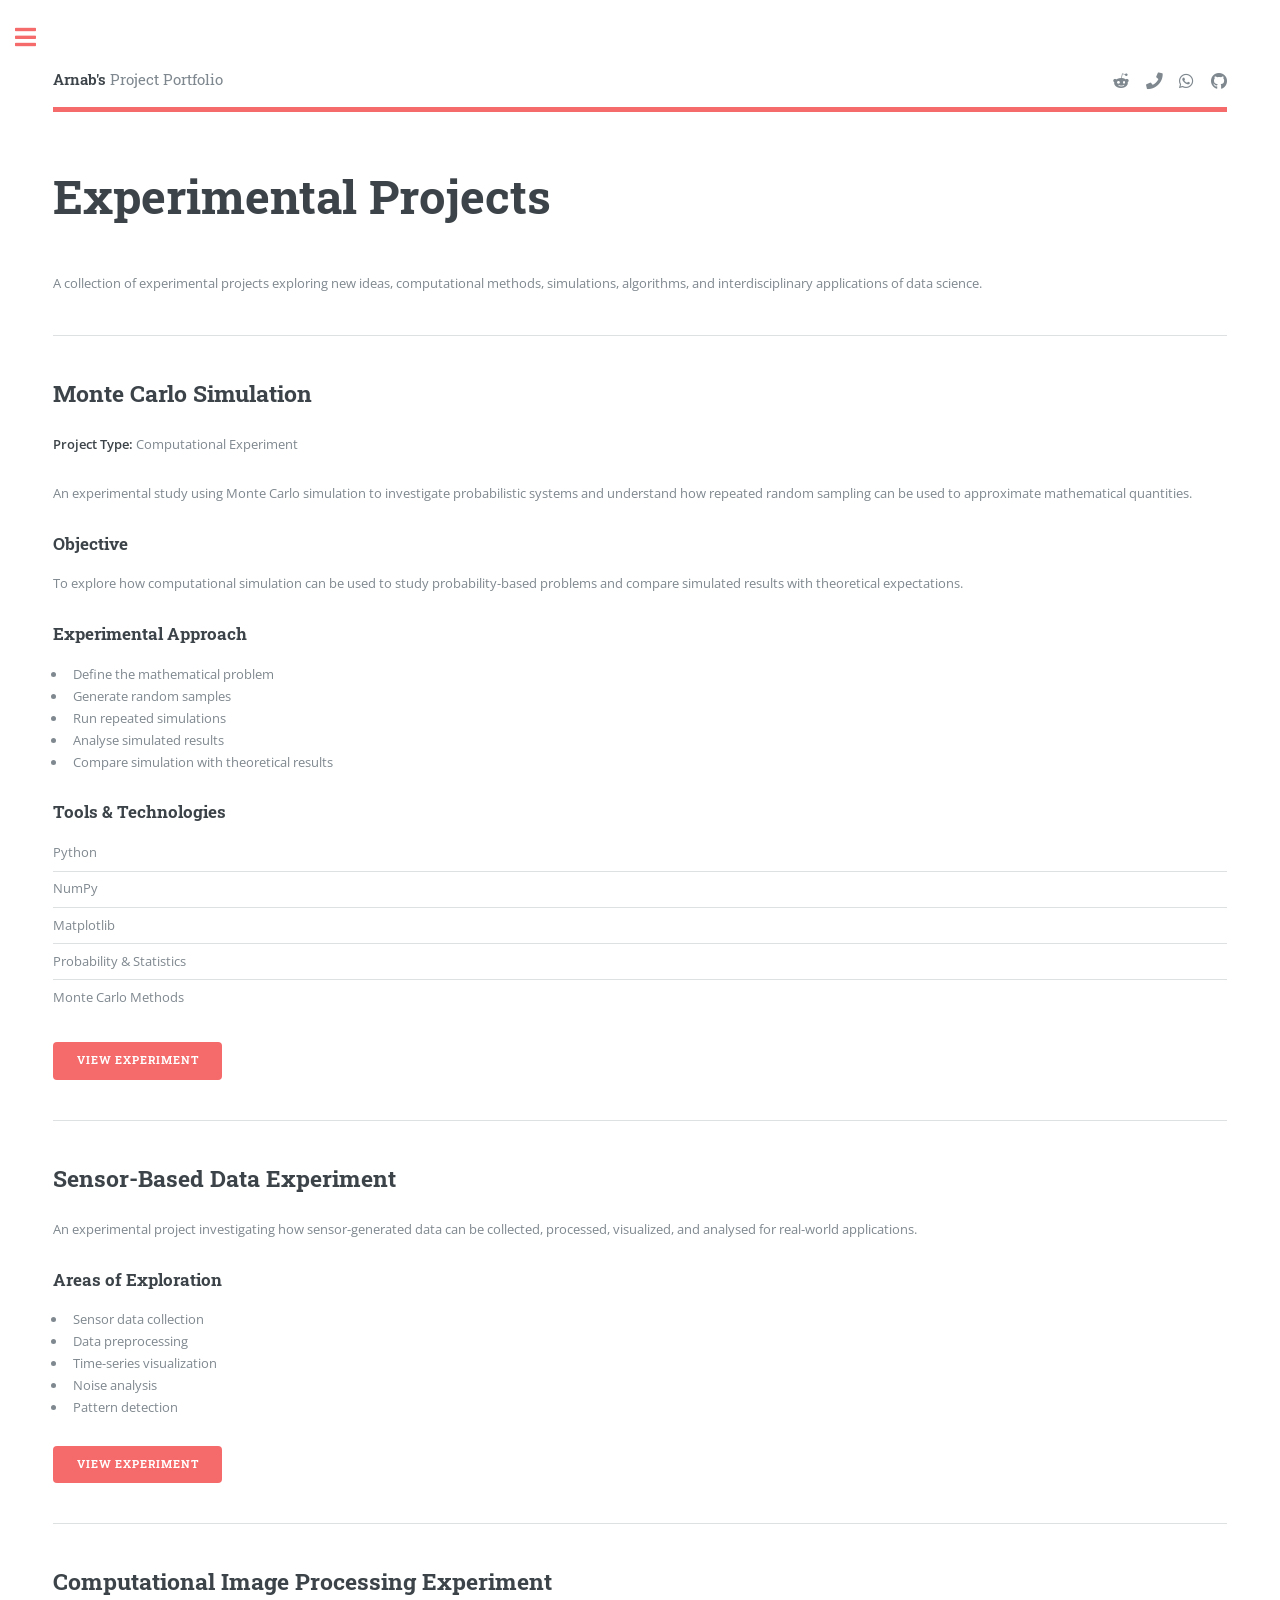
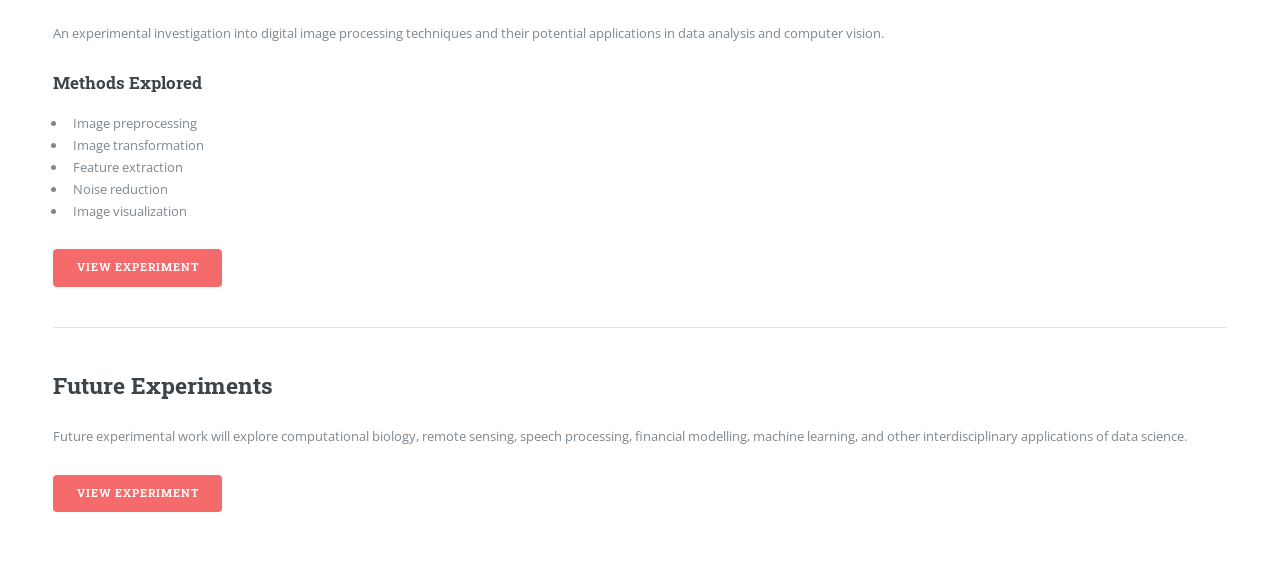
<file: projects/experimental.html>
<!DOCTYPE HTML>
<html>
<head>
    <title>Experimental Projects | Arnab's Portfolio</title>
    <meta charset="utf-8" />
    <meta name="viewport" content="width=device-width, initial-scale=1, user-scalable=no" />
    <link rel="stylesheet" href="../assets/css/main.css" />
</head>

<body class="is-preload">

    <div id="wrapper">

        <!-- Main -->
        <div id="main">
            <div class="inner">

                <!-- Header -->
                <header id="header">
                    <a href="experimental.html" class="logo">
                        <strong>Arnab's</strong> Project Portfolio
                    </a>

                    <ul class="icons">
                        <li>
                            <a href="https://www.reddit.com/user/arnab_M26F1/" class="icon brands fa-reddit-alien">
                                <span class="label">Reddit</span>
                            </a>
                        </li>

                        <li>
                            
    <a href="tel:+919876543210"
       class="icon solid fa-phone"
       target="_blank">
        <span class="label">Phone</span>
    </a>
</li>


                    <li>
    <a href="https://wa.me/918597987629"
       class="icon brands fa-whatsapp"
       target="_blank"
       rel="noopener noreferrer">
        <span class="label">WhatsApp</span>
    </a>
</li>

                        <li>
                            <a href="#" class="icon brands fa-github">
                                <span class="label">GitHub</span>
                            </a>
                        </li>

                        
                </header>


                <!-- Content -->
                <section>

                    <header class="main">
                        <h1>Experimental Projects</h1>
                    </header>

                    <p>
                        A collection of experimental projects exploring new ideas,
                        computational methods, simulations, algorithms, and
                        interdisciplinary applications of data science.
                    </p>


                    <!-- Experimental Project 1 -->
                    <hr class="major" />

                    <h2>Monte Carlo Simulation</h2>

                    <p>
                        <strong>Project Type:</strong>
                        Computational Experiment
                    </p>

                    <p>
                        An experimental study using Monte Carlo simulation to
                        investigate probabilistic systems and understand how
                        repeated random sampling can be used to approximate
                        mathematical quantities.
                    </p>

                    <h3>Objective</h3>

                    <p>
                        To explore how computational simulation can be used to
                        study probability-based problems and compare simulated
                        results with theoretical expectations.
                    </p>

                    <h3>Experimental Approach</h3>

                    <ul>
                        <li>Define the mathematical problem</li>
                        <li>Generate random samples</li>
                        <li>Run repeated simulations</li>
                        <li>Analyse simulated results</li>
                        <li>Compare simulation with theoretical results</li>
                    </ul>

                    <h3>Tools & Technologies</h3>

                    <ul class="alt">
                        <li>Python</li>
                        <li>NumPy</li>
                        <li>Matplotlib</li>
                        <li>Probability & Statistics</li>
                        <li>Monte Carlo Methods</li>
                    </ul>

                    <ul class="actions">
                        <li>
                            <a href="#" 
                            class="button primary">
                                View Experiment
                            </a>
                        </li>
                    </ul>


                    <!-- Experimental Project 2 -->
                    <hr class="major" />

                    <h2>Sensor-Based Data Experiment</h2>

                    <p>
                        An experimental project investigating how sensor-generated
                        data can be collected, processed, visualized, and analysed
                        for real-world applications.
                    </p>

                    <h3>Areas of Exploration</h3>

                    <ul>
                        <li>Sensor data collection</li>
                        <li>Data preprocessing</li>
                        <li>Time-series visualization</li>
                        <li>Noise analysis</li>
                        <li>Pattern detection</li>
                    </ul>
                    <ul class="actions">
                        <li>
                            <a href="https://github.com/YOUR-USERNAME/YOUR-REPOSITORY" 
                            class="button primary">
                                View Experiment
                            </a>
                        </li>
                    </ul>


                    <!-- Experimental Project 3 -->
                    <hr class="major" />

                    <h2>Computational Image Processing Experiment</h2>

                    <p>
                        An experimental investigation into digital image processing
                        techniques and their potential applications in data analysis
                        and computer vision.
                    </p>

                    <h3>Methods Explored</h3>

                    <ul>
                        <li>Image preprocessing</li>
                        <li>Image transformation</li>
                        <li>Feature extraction</li>
                        <li>Noise reduction</li>
                        <li>Image visualization</li>
                    </ul>
                    <ul class="actions">
                        <li>
                            <a href="https://github.com/YOUR-USERNAME/YOUR-REPOSITORY" 
                            class="button primary">
                                View Experiment
                            </a>
                        </li>
                    </ul>


                    <!-- Future Experiments -->
                    <hr class="major" />

                    <h2>Future Experiments</h2>

                    <p>
                        Future experimental work will explore computational biology,
                        remote sensing, speech processing, financial modelling,
                        machine learning, and other interdisciplinary applications
                        of data science.
                    </p>
                    <ul class="actions">
                        <li>
                            <a href="https://github.com/YOUR-USERNAME/YOUR-REPOSITORY" 
                            class="button primary">
                                View Experiment
                            </a>
                        </li>
                    </ul>

                </section>

            </div>
        </div>


        <!-- Sidebar -->
        <div id="sidebar">
            <div class="inner">

                <!-- Search -->
                <section id="search" class="alt">
                    <form id = "site-search">
                        <input type="text" name="query" id="query"
                               placeholder="Search" />
                    </form>
                </section>


                <!-- Menu -->
                <nav id="menu">

                    <header class="major">
                        <h2>Menu</h2>
                    </header>

                    <ul>

                        <li>
                            <a href="../index.html">ABOUT ME</a>
                        </li>

                        <li>
                            <a href="../Education.html">EDUCATION</a>
                        </li>

                        <li>
                            <a href="../research.html">RESEARCH</a>
                        </li>

                        <li>
                            <span class="opener">PROJECTS</span>
                            <ul>
                                <li>
                                    <a href="analytical.html">ANALYTICAL</a>
                                </li>

                                <li>
                                    <a href="experimental.html">EXPERIMENTAL</a>
                                </li>

                                <li>
                                    <a href="methodology.html">METHODOLOGY</a>
                                </li>

                                <li>
                                    <a href="ai-ml.html">AI/ML</a>
                                </li>

                                <li>
                                    <a href="review.html">REVIEW</a>
                                </li>
                            </ul>
                        </li>

                        <li><a href= "../blogs.html">BLOGS</a></li>

                        <li>
                            <a href="../resume.html">RESUME</a>
                        </li>

                        <li>
    <a href="../notes.html">Notes</a>
</li>

                        <li>
                            <a href="../contact.html">CONTACTS</a>
                        </li>

                    </ul>

                </nav>


                <!-- Footer -->
                <footer id="footer">
                    <p class="copyright">
                        &copy; Arnab's Portfolio. All rights reserved.
                    </p>
                </footer>

            </div>
        </div>

    </div>


    <!-- Scripts -->
    <script src="../assets/js/jquery.min.js"></script>
    <script src="../assets/js/browser.min.js"></script>
    <script src="../assets/js/breakpoints.min.js"></script>
    <script src="../assets/js/util.js"></script>
    <script src="../assets/js/main.js"></script>
    <script src="../assets/js/more-toggle.js"></script>

<script>

document.addEventListener("DOMContentLoaded", function () {

    const searchForm = document.getElementById("site-search");
    const searchInput = document.getElementById("query");

    if (!searchForm || !searchInput) {
        return;
    }

    searchInput.value = "";

    searchForm.addEventListener("submit", function (event) {
        event.preventDefault();
    });

    searchInput.addEventListener("input", function () {

        const searchTerm = searchInput.value
            .toLowerCase()
            .trim();

        const sections =
            document.querySelectorAll("#main .inner section");

        sections.forEach(function (section) {

            const text =
                section.textContent.toLowerCase();

            if (searchTerm === "" || text.includes(searchTerm)) {
                section.style.display = "";
            } else {
                section.style.display = "none";
            }

        });

    });

});

</script>

</body>
</html>
</file>
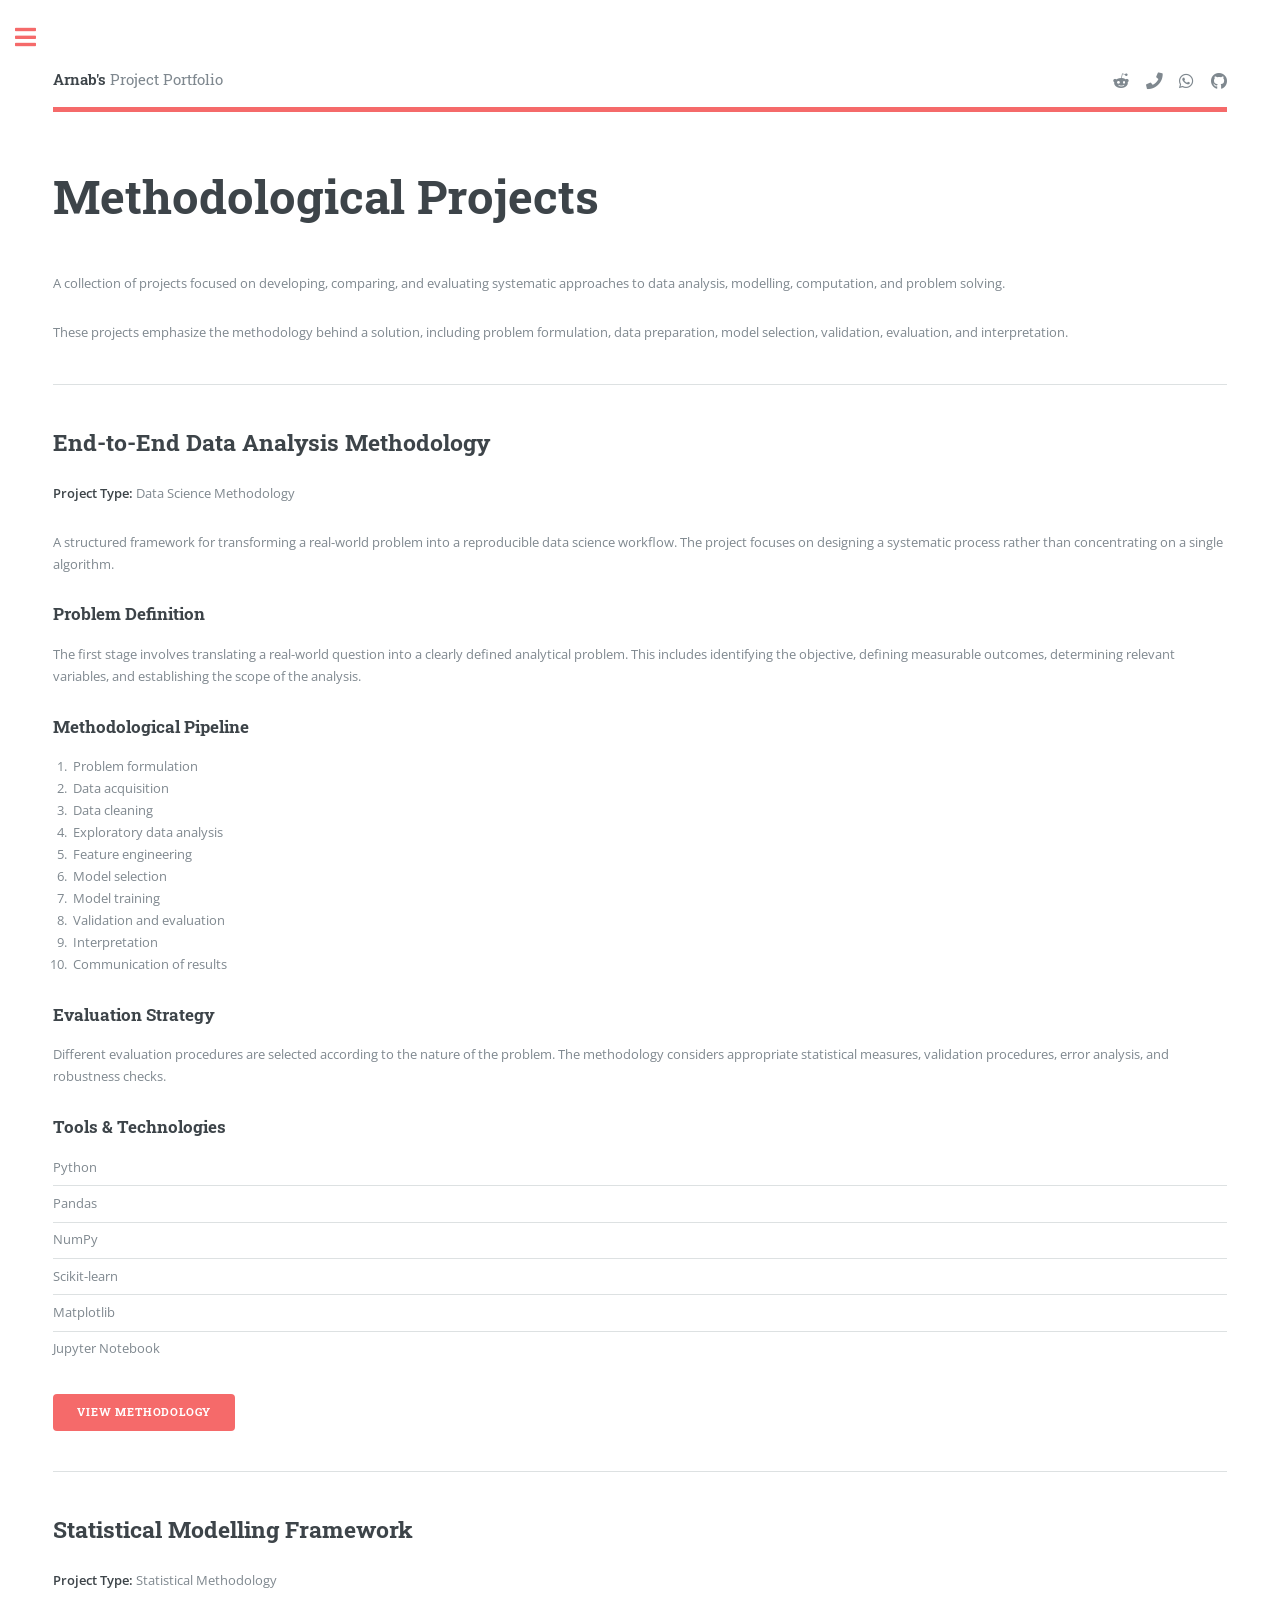
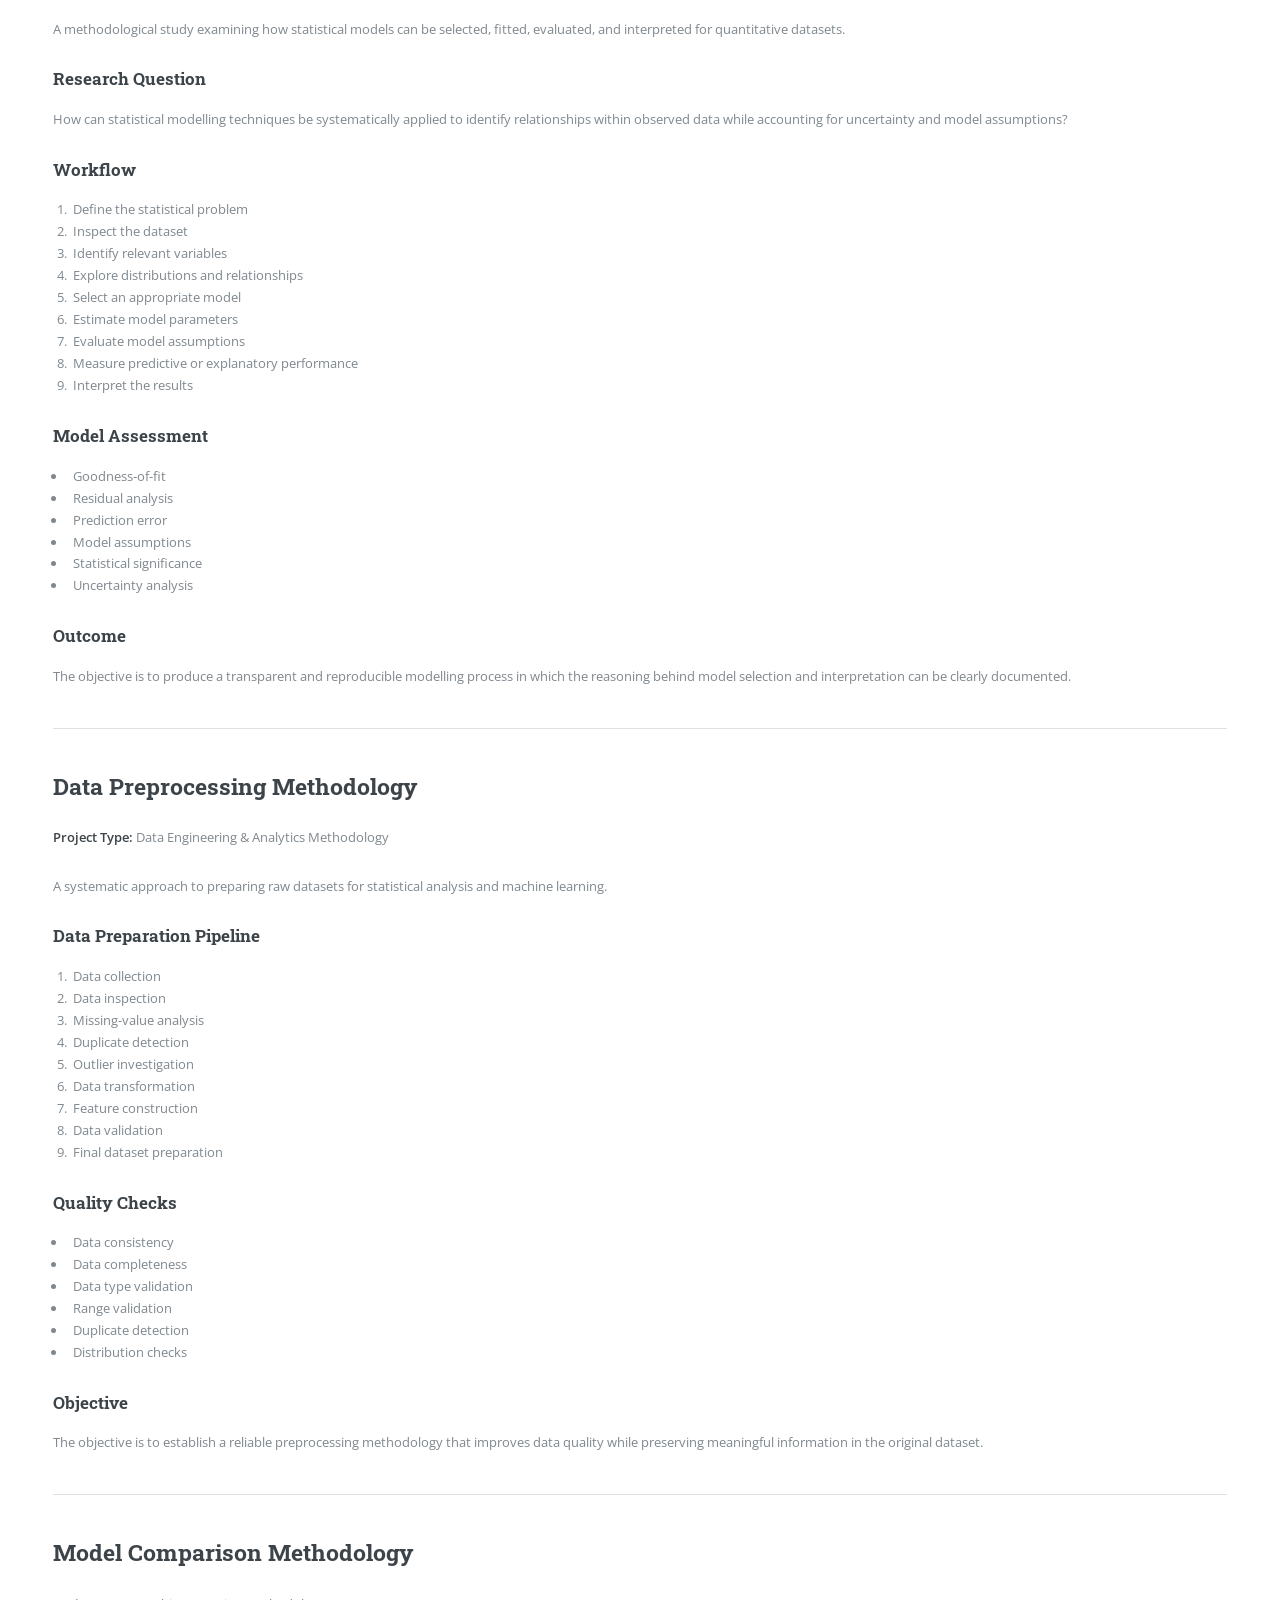
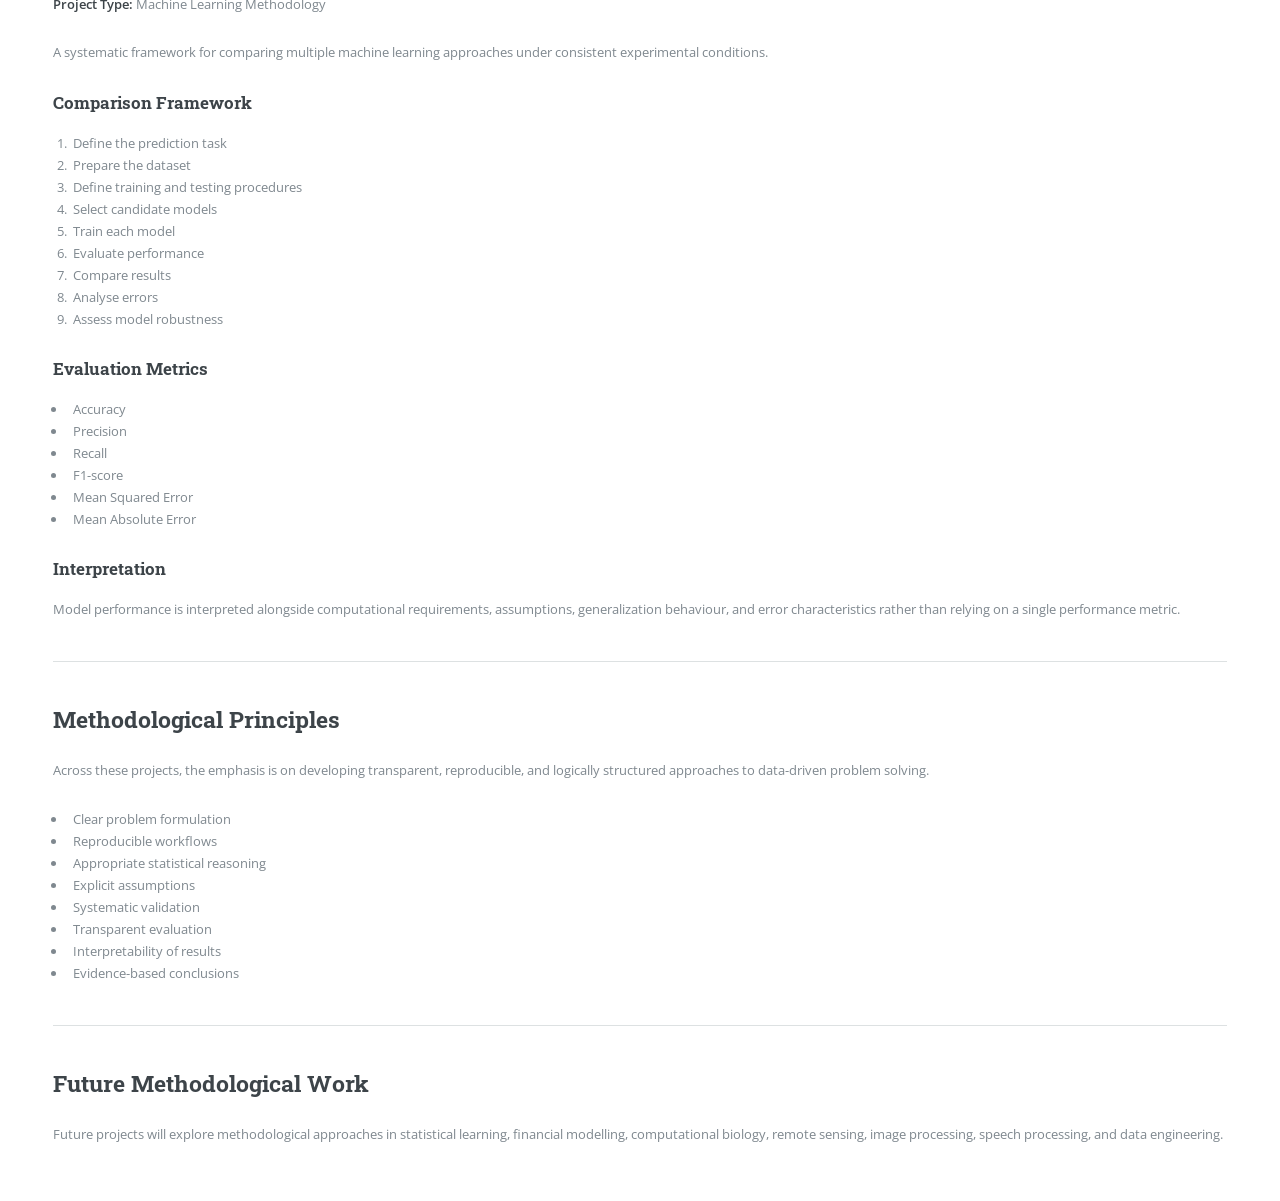
<file: projects/methodology.html>
<!DOCTYPE HTML>
<html>
<head>
    <title>Methodological Projects | Arnab's Portfolio</title>
    <meta charset="utf-8" />
    <meta name="viewport" content="width=device-width, initial-scale=1, user-scalable=no" />
    <link rel="stylesheet" href="../assets/css/main.css" />
</head>

<body class="is-preload">

<div id="wrapper">

    <!-- =========================
         MAIN
    ========================== -->
    <div id="main">
        <div class="inner">

            <!-- =========================
                 HEADER
            ========================== -->
            <header id="header">

                <a href="methodology.html" class="logo">
                    <strong>Arnab's</strong> Project Portfolio
                </a>

                <ul class="icons">

                    <li>
                        <a href="https://www.reddit.com/user/arnab_M26F1/" class="icon brands fa-reddit-alien">
                            <span class="label">Reddit</span>
                        </a>
                    </li>

                    <li>
    <a href="tel:+919876543210"
       class="icon solid fa-phone"
       target="_blank">
        <span class="label">Phone</span>
    </a>
</li>


                    <li>
    <a href="https://wa.me/918597987629"
       class="icon brands fa-whatsapp"
       target="_blank"
       rel="noopener noreferrer">
        <span class="label">WhatsApp</span>
    </a>
</li>

                    <li>
                        <a href="#" class="icon brands fa-github">
                            <span class="label">GitHub</span>
                        </a>
                    </li>

                    

                </ul>

            </header>


            <!-- =========================
                 PAGE CONTENT
            ========================== -->
            <section>

                <!-- PAGE INTRODUCTION -->
                <header class="main">
                    <h1>Methodological Projects</h1>
                </header>

                <p>
                    A collection of projects focused on developing, comparing,
                    and evaluating systematic approaches to data analysis,
                    modelling, computation, and problem solving.
                </p>

                <p>
                    These projects emphasize the methodology behind a solution,
                    including problem formulation, data preparation, model
                    selection, validation, evaluation, and interpretation.
                </p>


                <!-- =========================
                     PROJECT 1
                ========================== -->

                <hr class="major" />

                <h2>End-to-End Data Analysis Methodology</h2>

                <p>
                    <strong>Project Type:</strong>
                    Data Science Methodology
                </p>

                <p>
                    A structured framework for transforming a real-world problem
                    into a reproducible data science workflow. The project
                    focuses on designing a systematic process rather than
                    concentrating on a single algorithm.
                </p>


                <h3>Problem Definition</h3>

                <p>
                    The first stage involves translating a real-world question
                    into a clearly defined analytical problem. This includes
                    identifying the objective, defining measurable outcomes,
                    determining relevant variables, and establishing the scope
                    of the analysis.
                </p>


                <h3>Methodological Pipeline</h3>

                <ol>
                    <li>Problem formulation</li>
                    <li>Data acquisition</li>
                    <li>Data cleaning</li>
                    <li>Exploratory data analysis</li>
                    <li>Feature engineering</li>
                    <li>Model selection</li>
                    <li>Model training</li>
                    <li>Validation and evaluation</li>
                    <li>Interpretation</li>
                    <li>Communication of results</li>
                </ol>


                <h3>Evaluation Strategy</h3>

                <p>
                    Different evaluation procedures are selected according to
                    the nature of the problem. The methodology considers
                    appropriate statistical measures, validation procedures,
                    error analysis, and robustness checks.
                </p>


                <h3>Tools & Technologies</h3>

                <ul class="alt">
                    <li>Python</li>
                    <li>Pandas</li>
                    <li>NumPy</li>
                    <li>Scikit-learn</li>
                    <li>Matplotlib</li>
                    <li>Jupyter Notebook</li>
                </ul>

                <ul class="actions">
                    <li>
                        <a href="https://substack.com/@cubicularisasperiores915471"
                           class="button primary"
                           target="_blank"
                           rel="noopener noreferrer">
                            View Methodology
                        </a>
                    </li>
                </ul>


                <!-- =========================
                     PROJECT 2
                ========================== -->

                <hr class="major" />

                <h2>Statistical Modelling Framework</h2>

                <p>
                    <strong>Project Type:</strong>
                    Statistical Methodology
                </p>

                <p>
                    A methodological study examining how statistical models can
                    be selected, fitted, evaluated, and interpreted for
                    quantitative datasets.
                </p>


                <h3>Research Question</h3>

                <p>
                    How can statistical modelling techniques be systematically
                    applied to identify relationships within observed data
                    while accounting for uncertainty and model assumptions?
                </p>


                <h3>Workflow</h3>

                <ol>
                    <li>Define the statistical problem</li>
                    <li>Inspect the dataset</li>
                    <li>Identify relevant variables</li>
                    <li>Explore distributions and relationships</li>
                    <li>Select an appropriate model</li>
                    <li>Estimate model parameters</li>
                    <li>Evaluate model assumptions</li>
                    <li>Measure predictive or explanatory performance</li>
                    <li>Interpret the results</li>
                </ol>


                <h3>Model Assessment</h3>

                <ul>
                    <li>Goodness-of-fit</li>
                    <li>Residual analysis</li>
                    <li>Prediction error</li>
                    <li>Model assumptions</li>
                    <li>Statistical significance</li>
                    <li>Uncertainty analysis</li>
                </ul>


                <h3>Outcome</h3>

                <p>
                    The objective is to produce a transparent and reproducible
                    modelling process in which the reasoning behind model
                    selection and interpretation can be clearly documented.
                </p>


                <!-- =========================
                     PROJECT 3
                ========================== -->

                <hr class="major" />

                <h2>Data Preprocessing Methodology</h2>

                <p>
                    <strong>Project Type:</strong>
                    Data Engineering & Analytics Methodology
                </p>

                <p>
                    A systematic approach to preparing raw datasets for
                    statistical analysis and machine learning.
                </p>


                <h3>Data Preparation Pipeline</h3>

                <ol>
                    <li>Data collection</li>
                    <li>Data inspection</li>
                    <li>Missing-value analysis</li>
                    <li>Duplicate detection</li>
                    <li>Outlier investigation</li>
                    <li>Data transformation</li>
                    <li>Feature construction</li>
                    <li>Data validation</li>
                    <li>Final dataset preparation</li>
                </ol>


                <h3>Quality Checks</h3>

                <ul>
                    <li>Data consistency</li>
                    <li>Data completeness</li>
                    <li>Data type validation</li>
                    <li>Range validation</li>
                    <li>Duplicate detection</li>
                    <li>Distribution checks</li>
                </ul>


                <h3>Objective</h3>

                <p>
                    The objective is to establish a reliable preprocessing
                    methodology that improves data quality while preserving
                    meaningful information in the original dataset.
                </p>


                <!-- =========================
                     PROJECT 4
                ========================== -->

                <hr class="major" />

                <h2>Model Comparison Methodology</h2>

                <p>
                    <strong>Project Type:</strong>
                    Machine Learning Methodology
                </p>

                <p>
                    A systematic framework for comparing multiple machine
                    learning approaches under consistent experimental
                    conditions.
                </p>


                <h3>Comparison Framework</h3>

                <ol>
                    <li>Define the prediction task</li>
                    <li>Prepare the dataset</li>
                    <li>Define training and testing procedures</li>
                    <li>Select candidate models</li>
                    <li>Train each model</li>
                    <li>Evaluate performance</li>
                    <li>Compare results</li>
                    <li>Analyse errors</li>
                    <li>Assess model robustness</li>
                </ol>


                <h3>Evaluation Metrics</h3>

                <ul>
                    <li>Accuracy</li>
                    <li>Precision</li>
                    <li>Recall</li>
                    <li>F1-score</li>
                    <li>Mean Squared Error</li>
                    <li>Mean Absolute Error</li>
                </ul>


                <h3>Interpretation</h3>

                <p>
                    Model performance is interpreted alongside computational
                    requirements, assumptions, generalization behaviour, and
                    error characteristics rather than relying on a single
                    performance metric.
                </p>


                <!-- =========================
                     METHODOLOGICAL PRINCIPLES
                ========================== -->

                <hr class="major" />

                <h2>Methodological Principles</h2>

                <p>
                    Across these projects, the emphasis is on developing
                    transparent, reproducible, and logically structured
                    approaches to data-driven problem solving.
                </p>

                <ul>
                    <li>Clear problem formulation</li>
                    <li>Reproducible workflows</li>
                    <li>Appropriate statistical reasoning</li>
                    <li>Explicit assumptions</li>
                    <li>Systematic validation</li>
                    <li>Transparent evaluation</li>
                    <li>Interpretability of results</li>
                    <li>Evidence-based conclusions</li>
                </ul>


                <!-- =========================
                     FUTURE WORK
                ========================== -->

                <hr class="major" />

                <h2>Future Methodological Work</h2>

                <p>
                    Future projects will explore methodological approaches in
                    statistical learning, financial modelling, computational
                    biology, remote sensing, image processing, speech
                    processing, and data engineering.
                </p>

            </section>

        </div>
    </div>


    <!-- =========================
         SIDEBAR
    ========================== -->

    <div id="sidebar">
        <div class="inner">

            <!-- Search -->
            <section id="search" class="alt">
                <form id="site-search">
                    <input
                        type="text"
                        name="query"
                        id="query"
                        placeholder="Search"
                    />
                </form>
            </section>


            <!-- Menu -->
            <nav id="menu">

                <header class="major">
                    <h2>Menu</h2>
                </header>

                <ul>

                    <li>
                        <a href="../index.html">ABOUT ME</a>
                    </li>

                    <li>
                        <a href="../Education.html">EDUCATION</a>
                    </li>

                    <li>
                        <a href="../research.html">
                            RESEARCH
                        </a>
                    </li>

                    <!-- Projects -->
                    <li>

                        <span class="opener">PROJECTS</span>

                        <ul>

                            <li>
                                <a href="analytical.html">
                                    ANALYTICAL
                                </a>
                            </li>

                            <li>
                                <a href="experimental.html">
                                    EXPERIMENTAL
                                </a>
                            </li>

                            <li>
                                <a href="methodology.html">
                                    METHODOLOGY
                                </a>
                            </li>

                            <li>
                                <a href="ai-ml.html">
                                    AI/ML
                                </a>
                            </li>

                            <li>
                                <a href="review.html">
                                    REVIEW
                                </a>
                            </li>

                        </ul>

                    </li>

                    <li><a href= "../blogs.html">BLOGS</a></li>

                    <li>
                        <a href="../resume.html">
                            RESUME
                        </a>
                    </li>

                    <li>
    <a href="../notes.html">Notes</a>
</li>

                    <li>
                        <a href="../contact.html">
                            CONTACTS
                        </a>
                    </li>

                </ul>

            </nav>


            <!-- Footer -->
            <footer id="footer">

                <p class="copyright">
                    &copy; Arnab's Portfolio.
                    All rights reserved.
                </p>

            </footer>

        </div>
    </div>

</div>


<!-- =========================
     SCRIPTS
========================== -->

<script src="../assets/js/jquery.min.js"></script>
<script src="../assets/js/browser.min.js"></script>
<script src="../assets/js/breakpoints.min.js"></script>
<script src="../assets/js/util.js"></script>
<script src="../assets/js/main.js"></script>
<script src="../assets/js/more-toggle.js"></script>

<script>

document.addEventListener("DOMContentLoaded", function () {

    const searchForm = document.getElementById("site-search");
    const searchInput = document.getElementById("query");

    if (!searchForm || !searchInput) {
        return;
    }

    searchInput.value = "";

    searchForm.addEventListener("submit", function (event) {
        event.preventDefault();
    });

    searchInput.addEventListener("input", function () {

        const searchTerm = searchInput.value
            .toLowerCase()
            .trim();

        const sections =
            document.querySelectorAll("#main .inner section");

        sections.forEach(function (section) {

            const text =
                section.textContent.toLowerCase();

            if (searchTerm === "" || text.includes(searchTerm)) {
                section.style.display = "";
            } else {
                section.style.display = "none";
            }

        });

    });

});

</script>

</body>
</html>
</file>
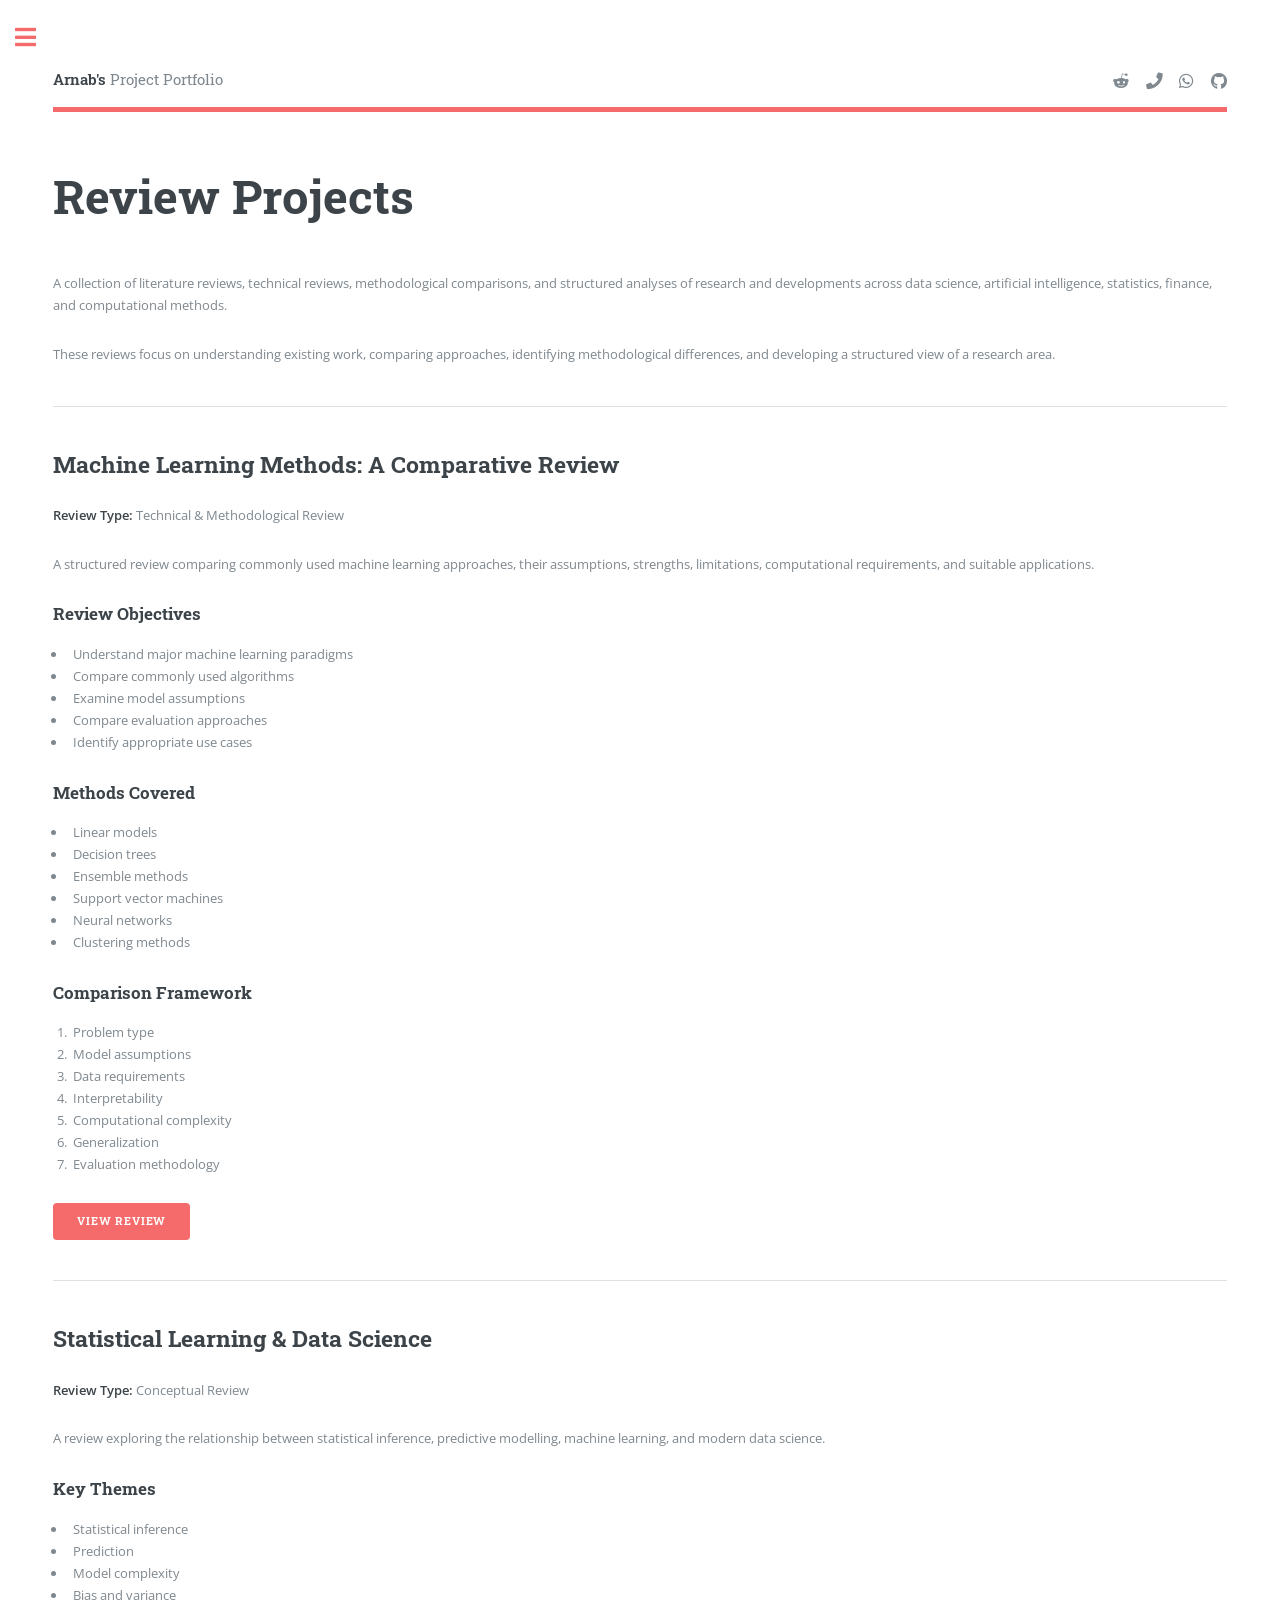
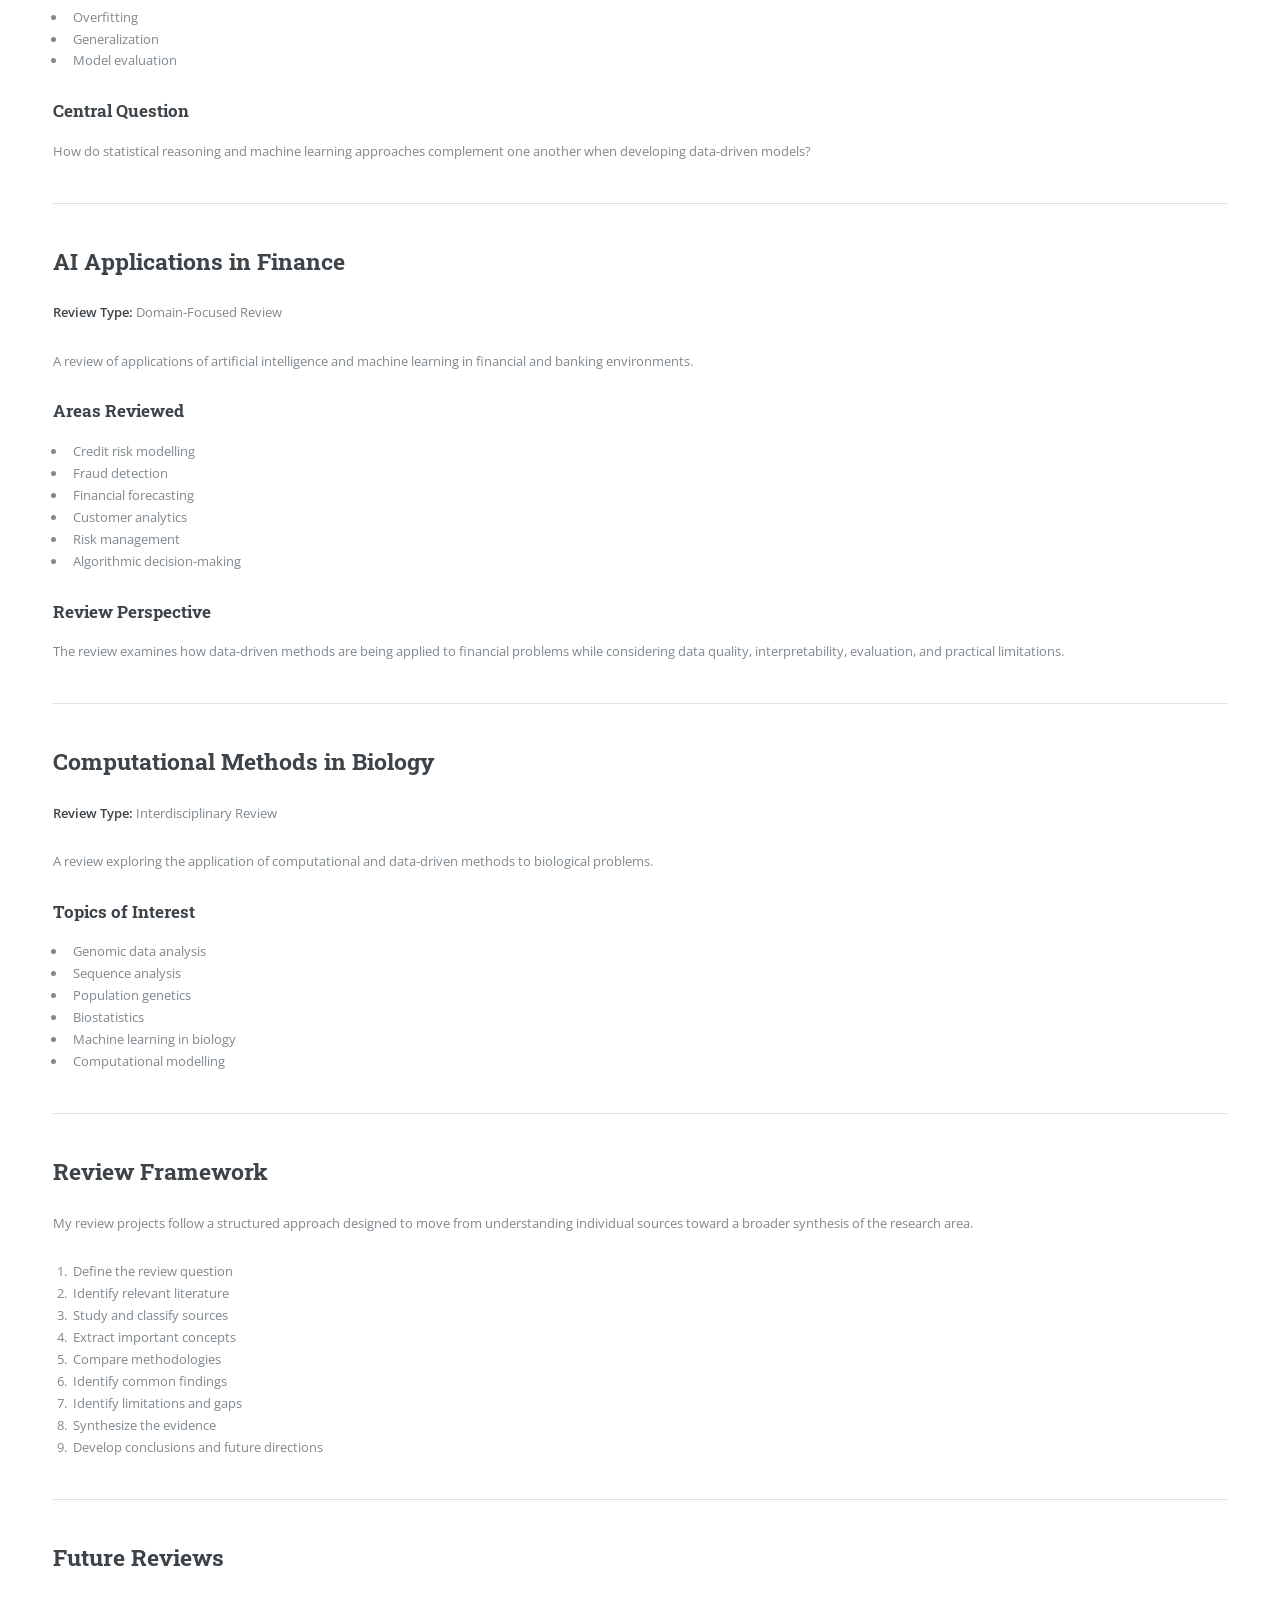
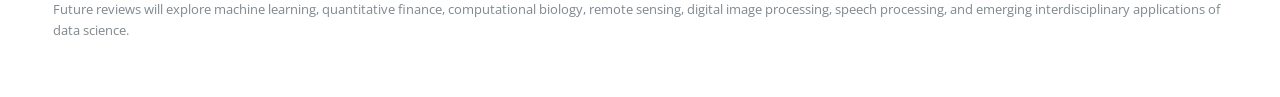
<file: projects/review.html>
<!DOCTYPE HTML>
<html>
<head>
    <title>Review Projects | Arnab's Portfolio</title>
    <meta charset="utf-8" />
    <meta name="viewport" content="width=device-width, initial-scale=1, user-scalable=no" />
    <link rel="stylesheet" href="../assets/css/main.css" />
</head>

<body class="is-preload">

<div id="wrapper">

    <!-- =========================
         MAIN
    ========================== -->

    <div id="main">
        <div class="inner">

            <!-- HEADER -->

            <header id="header">

                <a href="review.html" class="logo">
                    <strong>Arnab's</strong> Project Portfolio
                </a>

                <ul class="icons">

                    <li>
                        <a href="https://www.reddit.com/user/arnab_M26F1/" class="icon brands fa-reddit-alien">
                            <span class="label">Reddit</span>
                        </a>
                    </li>

                    <li>
    <a href="tel:+919876543210"
       class="icon solid fa-phone"
       target="_blank">
        <span class="label">Phone</span>
    </a>
</li>


                    <li>
    <a href="https://wa.me/918597987629"
       class="icon brands fa-whatsapp"
       target="_blank"
       rel="noopener noreferrer">
        <span class="label">WhatsApp</span>
    </a>
</li>

                    <li>
                        <a href="#" class="icon brands fa-github">
                            <span class="label">GitHub</span>
                        </a>
                    </li>

                    

                </ul>

            </header>


            <!-- CONTENT -->

            <section>

                <header class="main">
                    <h1>Review Projects</h1>
                </header>

                <p>
                    A collection of literature reviews, technical reviews,
                    methodological comparisons, and structured analyses of
                    research and developments across data science, artificial
                    intelligence, statistics, finance, and computational methods.
                </p>

                <p>
                    These reviews focus on understanding existing work,
                    comparing approaches, identifying methodological differences,
                    and developing a structured view of a research area.
                </p>


                <!-- REVIEW 1 -->

                <hr class="major" />

                <h2>Machine Learning Methods: A Comparative Review</h2>

                <p>
                    <strong>Review Type:</strong>
                    Technical & Methodological Review
                </p>

                <p>
                    A structured review comparing commonly used machine learning
                    approaches, their assumptions, strengths, limitations,
                    computational requirements, and suitable applications.
                </p>

                <h3>Review Objectives</h3>

                <ul>
                    <li>Understand major machine learning paradigms</li>
                    <li>Compare commonly used algorithms</li>
                    <li>Examine model assumptions</li>
                    <li>Compare evaluation approaches</li>
                    <li>Identify appropriate use cases</li>
                </ul>

                <h3>Methods Covered</h3>

                <ul>
                    <li>Linear models</li>
                    <li>Decision trees</li>
                    <li>Ensemble methods</li>
                    <li>Support vector machines</li>
                    <li>Neural networks</li>
                    <li>Clustering methods</li>
                </ul>

                <h3>Comparison Framework</h3>

                <ol>
                    <li>Problem type</li>
                    <li>Model assumptions</li>
                    <li>Data requirements</li>
                    <li>Interpretability</li>
                    <li>Computational complexity</li>
                    <li>Generalization</li>
                    <li>Evaluation methodology</li>
                </ol>

                <ul class="actions">
                    <li>
                        <a href="https://substack.com/@cubicularisasperiores915471"
   class="button primary"
   target="_blank"
   rel="noopener noreferrer">
    View Review
</a>
                    </li>
                </ul>


                <!-- REVIEW 2 -->

                <hr class="major" />

                <h2>Statistical Learning & Data Science</h2>

                <p>
                    <strong>Review Type:</strong>
                    Conceptual Review
                </p>

                <p>
                    A review exploring the relationship between statistical
                    inference, predictive modelling, machine learning, and
                    modern data science.
                </p>

                <h3>Key Themes</h3>

                <ul>
                    <li>Statistical inference</li>
                    <li>Prediction</li>
                    <li>Model complexity</li>
                    <li>Bias and variance</li>
                    <li>Overfitting</li>
                    <li>Generalization</li>
                    <li>Model evaluation</li>
                </ul>

                <h3>Central Question</h3>

                <p>
                    How do statistical reasoning and machine learning approaches
                    complement one another when developing data-driven models?
                </p>


                <!-- REVIEW 3 -->

                <hr class="major" />

                <h2>AI Applications in Finance</h2>

                <p>
                    <strong>Review Type:</strong>
                    Domain-Focused Review
                </p>

                <p>
                    A review of applications of artificial intelligence and
                    machine learning in financial and banking environments.
                </p>

                <h3>Areas Reviewed</h3>

                <ul>
                    <li>Credit risk modelling</li>
                    <li>Fraud detection</li>
                    <li>Financial forecasting</li>
                    <li>Customer analytics</li>
                    <li>Risk management</li>
                    <li>Algorithmic decision-making</li>
                </ul>

                <h3>Review Perspective</h3>

                <p>
                    The review examines how data-driven methods are being applied
                    to financial problems while considering data quality,
                    interpretability, evaluation, and practical limitations.
                </p>


                <!-- REVIEW 4 -->

                <hr class="major" />

                <h2>Computational Methods in Biology</h2>

                <p>
                    <strong>Review Type:</strong>
                    Interdisciplinary Review
                </p>

                <p>
                    A review exploring the application of computational and
                    data-driven methods to biological problems.
                </p>

                <h3>Topics of Interest</h3>

                <ul>
                    <li>Genomic data analysis</li>
                    <li>Sequence analysis</li>
                    <li>Population genetics</li>
                    <li>Biostatistics</li>
                    <li>Machine learning in biology</li>
                    <li>Computational modelling</li>
                </ul>


                <!-- REVIEW STRUCTURE -->

                <hr class="major" />

                <h2>Review Framework</h2>

                <p>
                    My review projects follow a structured approach designed
                    to move from understanding individual sources toward a
                    broader synthesis of the research area.
                </p>

                <ol>
                    <li>Define the review question</li>
                    <li>Identify relevant literature</li>
                    <li>Study and classify sources</li>
                    <li>Extract important concepts</li>
                    <li>Compare methodologies</li>
                    <li>Identify common findings</li>
                    <li>Identify limitations and gaps</li>
                    <li>Synthesize the evidence</li>
                    <li>Develop conclusions and future directions</li>
                </ol>


                <!-- FUTURE REVIEWS -->

                <hr class="major" />

                <h2>Future Reviews</h2>

                <p>
                    Future reviews will explore machine learning, quantitative
                    finance, computational biology, remote sensing, digital
                    image processing, speech processing, and emerging
                    interdisciplinary applications of data science.
                </p>

            </section>

        </div>
    </div>


    <!-- =========================
         SIDEBAR
    ========================== -->

    <div id="sidebar">
        <div class="inner">

            <section id="search" class="alt">
                <form id="site-search">
                    <input type="text"
                           name="query"
                           id="query"
                           placeholder="Search" />
                </form>
            </section>


            <nav id="menu">

                <header class="major">
                    <h2>Menu</h2>
                </header>

                <ul>

                    <li>
                        <a href="../index.html">ABOUT ME</a>
                    </li>

                    <li>
                        <a href="../Education.html">EDUCATION</a>
                    </li>

                    <li>
                        <a href="../research.html">
                            RESEARCH
                        </a>
                    </li>

                    <li>

                        <span class="opener">PROJECTS</span>

                        <ul>

                            <li>
                                <a href="analytical.html">ANALYTICAL</a>
                            </li>

                            <li>
                                <a href="experimental.html">EXPERIMENTAL</a>
                            </li>

                            <li>
                                <a href="methodology.html">METHODOLOGY</a>
                            </li>

                            <li>
                                <a href="ai-ml.html">AI/ML</a>
                            </li>

                            <li>
                                <a href="review.html">REVIEW</a>
                            </li>

                        </ul>

                    </li>

                    <li><a href= "../blogs.html">BLOGS</a></li>

                    <li>
                        <a href="../resume.html">RESUME</a>
                    </li>

                    <li>

                        <a href="../notes.html">
                            Notes
                        </a>

                    </li>

                    <li>
                        <a href="../contact.html">CONTACTS</a>
                    </li>

                </ul>

            </nav>


            <footer id="footer">
                <p class="copyright">
                    &copy; Arnab's Portfolio.
                    All rights reserved.
                </p>
            </footer>

        </div>
    </div>

</div>


<!-- SCRIPTS -->

<script src="../assets/js/jquery.min.js"></script>
<script src="../assets/js/browser.min.js"></script>
<script src="../assets/js/breakpoints.min.js"></script>
<script src="../assets/js/util.js"></script>
<script src="../assets/js/main.js"></script>
<script src="../assets/js/more-toggle.js"></script>

<script>

document.addEventListener("DOMContentLoaded", function () {

    const searchForm = document.getElementById("site-search");
    const searchInput = document.getElementById("query");

    if (!searchForm || !searchInput) {
        return;
    }

    searchInput.value = "";

    searchForm.addEventListener("submit", function (event) {
        event.preventDefault();
    });

    searchInput.addEventListener("input", function () {

        const searchTerm = searchInput.value
            .toLowerCase()
            .trim();

        const sections =
            document.querySelectorAll("#main .inner section");

        sections.forEach(function (section) {

            const text =
                section.textContent.toLowerCase();

            if (searchTerm === "" || text.includes(searchTerm)) {
                section.style.display = "";
            } else {
                section.style.display = "none";
            }

        });

    });

});

</script>

</body>
</html>
</file>
<file: assets/css/main.css>
@import url(fontawesome-all.min.css);
@import url("https://fonts.googleapis.com/css?family=Open+Sans:400,600,400italic,600italic|Roboto+Slab:400,700");
/*
	Editorial by HTML5 UP
	html5up.net | @ajlkn
	Free for personal and commercial use under the CCA 3.0 license (html5up.net/license)
*/
html, body, div, span, applet, object,
iframe, h1, h2, h3, h4, h5, h6, p, blockquote,
pre, a, abbr, acronym, address, big, cite,
code, del, dfn, em, img, ins, kbd, q, s, samp,
small, strike, strong, sub, sup, tt, var, b,
u, i, center, dl, dt, dd, ol, ul, li, fieldset,
form, label, legend, table, caption, tbody,
tfoot, thead, tr, th, td, article, aside,
canvas, details, embed, figure, figcaption,
footer, header, hgroup, menu, nav, output, ruby,
section, summary, time, mark, audio, video {
  margin: 0;
  padding: 0;
  border: 0;
  font-size: 100%;
  font: inherit;
  vertical-align: baseline; }

article, aside, details, figcaption, figure,
footer, header, hgroup, menu, nav, section {
  display: block; }

body {
  line-height: 1; }

ol, ul {
  list-style: none; }

blockquote, q {
  quotes: none; }
  blockquote:before, blockquote:after, q:before, q:after {
    content: '';
    content: none; }

table {
  border-collapse: collapse;
  border-spacing: 0; }

body {
  -webkit-text-size-adjust: none; }

mark {
  background-color: transparent;
  color: inherit; }

input::-moz-focus-inner {
  border: 0;
  padding: 0; }

input, select, textarea {
  -moz-appearance: none;
  -webkit-appearance: none;
  -ms-appearance: none;
  appearance: none; }

/* Basic */
@-ms-viewport {
  width: device-width; }

body {
  -ms-overflow-style: scrollbar; }

@media screen and (max-width: 480px) {
  html, body {
    min-width: 320px; } }

html {
  box-sizing: border-box; }

*, *:before, *:after {
  box-sizing: inherit; }

body {
  background: #ffffff; }
  body.is-preload *, body.is-preload *:before, body.is-preload *:after, body.is-resizing *, body.is-resizing *:before, body.is-resizing *:after {
    -moz-animation: none !important;
    -webkit-animation: none !important;
    -ms-animation: none !important;
    animation: none !important;
    -moz-transition: none !important;
    -webkit-transition: none !important;
    -ms-transition: none !important;
    transition: none !important; }

/* Type */
body, input, select, textarea {
  color: #7f888f;
  font-family: "Open Sans", sans-serif;
  font-size: 13pt;
  font-weight: 400;
  line-height: 1.65; }
  @media screen and (max-width: 1680px) {
    body, input, select, textarea {
      font-size: 11pt; } }
  @media screen and (max-width: 1280px) {
    body, input, select, textarea {
      font-size: 10pt; } }
  @media screen and (max-width: 360px) {
    body, input, select, textarea {
      font-size: 9pt; } }

a {
  -moz-transition: color 0.2s ease-in-out, border-bottom-color 0.2s ease-in-out;
  -webkit-transition: color 0.2s ease-in-out, border-bottom-color 0.2s ease-in-out;
  -ms-transition: color 0.2s ease-in-out, border-bottom-color 0.2s ease-in-out;
  transition: color 0.2s ease-in-out, border-bottom-color 0.2s ease-in-out;
  border-bottom: dotted 1px;
  color: #f56a6a;
  text-decoration: none; }
  a:hover {
    border-bottom-color: #f56a6a;
    color: #f56a6a !important; }
    a:hover strong {
      color: inherit; }

strong, b {
  color: #3d4449;
  font-weight: 600; }

em, i {
  font-style: italic; }

p {
  margin: 0 0 2em 0; }

h1, h2, h3, h4, h5, h6 {
  color: #3d4449;
  font-family: "Roboto Slab", serif;
  font-weight: 700;
  line-height: 1.5;
  margin: 0 0 1em 0; }
  h1 a, h2 a, h3 a, h4 a, h5 a, h6 a {
    color: inherit;
    text-decoration: none;
    border-bottom: 0; }

h1 {
  font-size: 4em;
  margin: 0 0 0.5em 0;
  line-height: 1.3; }

h2 {
  font-size: 1.75em; }

h3 {
  font-size: 1.25em; }

h4 {
  font-size: 1.1em; }

h5 {
  font-size: 0.9em; }

h6 {
  font-size: 0.7em; }

@media screen and (max-width: 1680px) {
  h1 {
    font-size: 3.5em; } }

@media screen and (max-width: 980px) {
  h1 {
    font-size: 3.25em; } }

@media screen and (max-width: 736px) {
  h1 {
    font-size: 2em;
    line-height: 1.4; }
  h2 {
    font-size: 1.5em; } }

sub {
  font-size: 0.8em;
  position: relative;
  top: 0.5em; }

sup {
  font-size: 0.8em;
  position: relative;
  top: -0.5em; }

blockquote {
  border-left: solid 3px rgba(210, 215, 217, 0.75);
  font-style: italic;
  margin: 0 0 2em 0;
  padding: 0.5em 0 0.5em 2em; }

code {
  background: rgba(230, 235, 237, 0.25);
  border-radius: 0.375em;
  border: solid 1px rgba(210, 215, 217, 0.75);
  font-family: "Courier New", monospace;
  font-size: 0.9em;
  margin: 0 0.25em;
  padding: 0.25em 0.65em; }

pre {
  -webkit-overflow-scrolling: touch;
  font-family: "Courier New", monospace;
  font-size: 0.9em;
  margin: 0 0 2em 0; }
  pre code {
    display: block;
    line-height: 1.75;
    padding: 1em 1.5em;
    overflow-x: auto; }

hr {
  border: 0;
  border-bottom: solid 1px rgba(210, 215, 217, 0.75);
  margin: 2em 0; }
  hr.major {
    margin: 3em 0; }

.align-left {
  text-align: left; }

.align-center {
  text-align: center; }

.align-right {
  text-align: right; }

/* Row */
.row {
  display: flex;
  flex-wrap: wrap;
  box-sizing: border-box;
  align-items: stretch; }
  .row > * {
    box-sizing: border-box; }
  .row.gtr-uniform > * > :last-child {
    margin-bottom: 0; }
  .row.aln-left {
    justify-content: flex-start; }
  .row.aln-center {
    justify-content: center; }
  .row.aln-right {
    justify-content: flex-end; }
  .row.aln-top {
    align-items: flex-start; }
  .row.aln-middle {
    align-items: center; }
  .row.aln-bottom {
    align-items: flex-end; }
  .row > .imp {
    order: -1; }
  .row > .col-1 {
    width: 8.33333%; }
  .row > .off-1 {
    margin-left: 8.33333%; }
  .row > .col-2 {
    width: 16.66667%; }
  .row > .off-2 {
    margin-left: 16.66667%; }
  .row > .col-3 {
    width: 25%; }
  .row > .off-3 {
    margin-left: 25%; }
  .row > .col-4 {
    width: 33.33333%; }
  .row > .off-4 {
    margin-left: 33.33333%; }
  .row > .col-5 {
    width: 41.66667%; }
  .row > .off-5 {
    margin-left: 41.66667%; }
  .row > .col-6 {
    width: 50%; }
  .row > .off-6 {
    margin-left: 50%; }
  .row > .col-7 {
    width: 58.33333%; }
  .row > .off-7 {
    margin-left: 58.33333%; }
  .row > .col-8 {
    width: 66.66667%; }
  .row > .off-8 {
    margin-left: 66.66667%; }
  .row > .col-9 {
    width: 75%; }
  .row > .off-9 {
    margin-left: 75%; }
  .row > .col-10 {
    width: 83.33333%; }
  .row > .off-10 {
    margin-left: 83.33333%; }
  .row > .col-11 {
    width: 91.66667%; }
  .row > .off-11 {
    margin-left: 91.66667%; }
  .row > .col-12 {
    width: 100%; }
  .row > .off-12 {
    margin-left: 100%; }
  .row.gtr-0 {
    margin-top: 0;
    margin-left: 0em; }
    .row.gtr-0 > * {
      padding: 0 0 0 0em; }
    .row.gtr-0.gtr-uniform {
      margin-top: 0em; }
      .row.gtr-0.gtr-uniform > * {
        padding-top: 0em; }
  .row.gtr-25 {
    margin-top: 0;
    margin-left: -0.375em; }
    .row.gtr-25 > * {
      padding: 0 0 0 0.375em; }
    .row.gtr-25.gtr-uniform {
      margin-top: -0.375em; }
      .row.gtr-25.gtr-uniform > * {
        padding-top: 0.375em; }
  .row.gtr-50 {
    margin-top: 0;
    margin-left: -0.75em; }
    .row.gtr-50 > * {
      padding: 0 0 0 0.75em; }
    .row.gtr-50.gtr-uniform {
      margin-top: -0.75em; }
      .row.gtr-50.gtr-uniform > * {
        padding-top: 0.75em; }
  .row {
    margin-top: 0;
    margin-left: -1.5em; }
    .row > * {
      padding: 0 0 0 1.5em; }
    .row.gtr-uniform {
      margin-top: -1.5em; }
      .row.gtr-uniform > * {
        padding-top: 1.5em; }
  .row.gtr-150 {
    margin-top: 0;
    margin-left: -2.25em; }
    .row.gtr-150 > * {
      padding: 0 0 0 2.25em; }
    .row.gtr-150.gtr-uniform {
      margin-top: -2.25em; }
      .row.gtr-150.gtr-uniform > * {
        padding-top: 2.25em; }
  .row.gtr-200 {
    margin-top: 0;
    margin-left: -3em; }
    .row.gtr-200 > * {
      padding: 0 0 0 3em; }
    .row.gtr-200.gtr-uniform {
      margin-top: -3em; }
      .row.gtr-200.gtr-uniform > * {
        padding-top: 3em; }
  @media screen and (max-width: 1680px) {
    .row {
      display: flex;
      flex-wrap: wrap;
      box-sizing: border-box;
      align-items: stretch; }
      .row > * {
        box-sizing: border-box; }
      .row.gtr-uniform > * > :last-child {
        margin-bottom: 0; }
      .row.aln-left {
        justify-content: flex-start; }
      .row.aln-center {
        justify-content: center; }
      .row.aln-right {
        justify-content: flex-end; }
      .row.aln-top {
        align-items: flex-start; }
      .row.aln-middle {
        align-items: center; }
      .row.aln-bottom {
        align-items: flex-end; }
      .row > .imp-xlarge {
        order: -1; }
      .row > .col-1-xlarge {
        width: 8.33333%; }
      .row > .off-1-xlarge {
        margin-left: 8.33333%; }
      .row > .col-2-xlarge {
        width: 16.66667%; }
      .row > .off-2-xlarge {
        margin-left: 16.66667%; }
      .row > .col-3-xlarge {
        width: 25%; }
      .row > .off-3-xlarge {
        margin-left: 25%; }
      .row > .col-4-xlarge {
        width: 33.33333%; }
      .row > .off-4-xlarge {
        margin-left: 33.33333%; }
      .row > .col-5-xlarge {
        width: 41.66667%; }
      .row > .off-5-xlarge {
        margin-left: 41.66667%; }
      .row > .col-6-xlarge {
        width: 50%; }
      .row > .off-6-xlarge {
        margin-left: 50%; }
      .row > .col-7-xlarge {
        width: 58.33333%; }
      .row > .off-7-xlarge {
        margin-left: 58.33333%; }
      .row > .col-8-xlarge {
        width: 66.66667%; }
      .row > .off-8-xlarge {
        margin-left: 66.66667%; }
      .row > .col-9-xlarge {
        width: 75%; }
      .row > .off-9-xlarge {
        margin-left: 75%; }
      .row > .col-10-xlarge {
        width: 83.33333%; }
      .row > .off-10-xlarge {
        margin-left: 83.33333%; }
      .row > .col-11-xlarge {
        width: 91.66667%; }
      .row > .off-11-xlarge {
        margin-left: 91.66667%; }
      .row > .col-12-xlarge {
        width: 100%; }
      .row > .off-12-xlarge {
        margin-left: 100%; }
      .row.gtr-0 {
        margin-top: 0;
        margin-left: 0em; }
        .row.gtr-0 > * {
          padding: 0 0 0 0em; }
        .row.gtr-0.gtr-uniform {
          margin-top: 0em; }
          .row.gtr-0.gtr-uniform > * {
            padding-top: 0em; }
      .row.gtr-25 {
        margin-top: 0;
        margin-left: -0.375em; }
        .row.gtr-25 > * {
          padding: 0 0 0 0.375em; }
        .row.gtr-25.gtr-uniform {
          margin-top: -0.375em; }
          .row.gtr-25.gtr-uniform > * {
            padding-top: 0.375em; }
      .row.gtr-50 {
        margin-top: 0;
        margin-left: -0.75em; }
        .row.gtr-50 > * {
          padding: 0 0 0 0.75em; }
        .row.gtr-50.gtr-uniform {
          margin-top: -0.75em; }
          .row.gtr-50.gtr-uniform > * {
            padding-top: 0.75em; }
      .row {
        margin-top: 0;
        margin-left: -1.5em; }
        .row > * {
          padding: 0 0 0 1.5em; }
        .row.gtr-uniform {
          margin-top: -1.5em; }
          .row.gtr-uniform > * {
            padding-top: 1.5em; }
      .row.gtr-150 {
        margin-top: 0;
        margin-left: -2.25em; }
        .row.gtr-150 > * {
          padding: 0 0 0 2.25em; }
        .row.gtr-150.gtr-uniform {
          margin-top: -2.25em; }
          .row.gtr-150.gtr-uniform > * {
            padding-top: 2.25em; }
      .row.gtr-200 {
        margin-top: 0;
        margin-left: -3em; }
        .row.gtr-200 > * {
          padding: 0 0 0 3em; }
        .row.gtr-200.gtr-uniform {
          margin-top: -3em; }
          .row.gtr-200.gtr-uniform > * {
            padding-top: 3em; } }
  @media screen and (max-width: 1280px) {
    .row {
      display: flex;
      flex-wrap: wrap;
      box-sizing: border-box;
      align-items: stretch; }
      .row > * {
        box-sizing: border-box; }
      .row.gtr-uniform > * > :last-child {
        margin-bottom: 0; }
      .row.aln-left {
        justify-content: flex-start; }
      .row.aln-center {
        justify-content: center; }
      .row.aln-right {
        justify-content: flex-end; }
      .row.aln-top {
        align-items: flex-start; }
      .row.aln-middle {
        align-items: center; }
      .row.aln-bottom {
        align-items: flex-end; }
      .row > .imp-large {
        order: -1; }
      .row > .col-1-large {
        width: 8.33333%; }
      .row > .off-1-large {
        margin-left: 8.33333%; }
      .row > .col-2-large {
        width: 16.66667%; }
      .row > .off-2-large {
        margin-left: 16.66667%; }
      .row > .col-3-large {
        width: 25%; }
      .row > .off-3-large {
        margin-left: 25%; }
      .row > .col-4-large {
        width: 33.33333%; }
      .row > .off-4-large {
        margin-left: 33.33333%; }
      .row > .col-5-large {
        width: 41.66667%; }
      .row > .off-5-large {
        margin-left: 41.66667%; }
      .row > .col-6-large {
        width: 50%; }
      .row > .off-6-large {
        margin-left: 50%; }
      .row > .col-7-large {
        width: 58.33333%; }
      .row > .off-7-large {
        margin-left: 58.33333%; }
      .row > .col-8-large {
        width: 66.66667%; }
      .row > .off-8-large {
        margin-left: 66.66667%; }
      .row > .col-9-large {
        width: 75%; }
      .row > .off-9-large {
        margin-left: 75%; }
      .row > .col-10-large {
        width: 83.33333%; }
      .row > .off-10-large {
        margin-left: 83.33333%; }
      .row > .col-11-large {
        width: 91.66667%; }
      .row > .off-11-large {
        margin-left: 91.66667%; }
      .row > .col-12-large {
        width: 100%; }
      .row > .off-12-large {
        margin-left: 100%; }
      .row.gtr-0 {
        margin-top: 0;
        margin-left: 0em; }
        .row.gtr-0 > * {
          padding: 0 0 0 0em; }
        .row.gtr-0.gtr-uniform {
          margin-top: 0em; }
          .row.gtr-0.gtr-uniform > * {
            padding-top: 0em; }
      .row.gtr-25 {
        margin-top: 0;
        margin-left: -0.375em; }
        .row.gtr-25 > * {
          padding: 0 0 0 0.375em; }
        .row.gtr-25.gtr-uniform {
          margin-top: -0.375em; }
          .row.gtr-25.gtr-uniform > * {
            padding-top: 0.375em; }
      .row.gtr-50 {
        margin-top: 0;
        margin-left: -0.75em; }
        .row.gtr-50 > * {
          padding: 0 0 0 0.75em; }
        .row.gtr-50.gtr-uniform {
          margin-top: -0.75em; }
          .row.gtr-50.gtr-uniform > * {
            padding-top: 0.75em; }
      .row {
        margin-top: 0;
        margin-left: -1.5em; }
        .row > * {
          padding: 0 0 0 1.5em; }
        .row.gtr-uniform {
          margin-top: -1.5em; }
          .row.gtr-uniform > * {
            padding-top: 1.5em; }
      .row.gtr-150 {
        margin-top: 0;
        margin-left: -2.25em; }
        .row.gtr-150 > * {
          padding: 0 0 0 2.25em; }
        .row.gtr-150.gtr-uniform {
          margin-top: -2.25em; }
          .row.gtr-150.gtr-uniform > * {
            padding-top: 2.25em; }
      .row.gtr-200 {
        margin-top: 0;
        margin-left: -3em; }
        .row.gtr-200 > * {
          padding: 0 0 0 3em; }
        .row.gtr-200.gtr-uniform {
          margin-top: -3em; }
          .row.gtr-200.gtr-uniform > * {
            padding-top: 3em; } }
  @media screen and (max-width: 980px) {
    .row {
      display: flex;
      flex-wrap: wrap;
      box-sizing: border-box;
      align-items: stretch; }
      .row > * {
        box-sizing: border-box; }
      .row.gtr-uniform > * > :last-child {
        margin-bottom: 0; }
      .row.aln-left {
        justify-content: flex-start; }
      .row.aln-center {
        justify-content: center; }
      .row.aln-right {
        justify-content: flex-end; }
      .row.aln-top {
        align-items: flex-start; }
      .row.aln-middle {
        align-items: center; }
      .row.aln-bottom {
        align-items: flex-end; }
      .row > .imp-medium {
        order: -1; }
      .row > .col-1-medium {
        width: 8.33333%; }
      .row > .off-1-medium {
        margin-left: 8.33333%; }
      .row > .col-2-medium {
        width: 16.66667%; }
      .row > .off-2-medium {
        margin-left: 16.66667%; }
      .row > .col-3-medium {
        width: 25%; }
      .row > .off-3-medium {
        margin-left: 25%; }
      .row > .col-4-medium {
        width: 33.33333%; }
      .row > .off-4-medium {
        margin-left: 33.33333%; }
      .row > .col-5-medium {
        width: 41.66667%; }
      .row > .off-5-medium {
        margin-left: 41.66667%; }
      .row > .col-6-medium {
        width: 50%; }
      .row > .off-6-medium {
        margin-left: 50%; }
      .row > .col-7-medium {
        width: 58.33333%; }
      .row > .off-7-medium {
        margin-left: 58.33333%; }
      .row > .col-8-medium {
        width: 66.66667%; }
      .row > .off-8-medium {
        margin-left: 66.66667%; }
      .row > .col-9-medium {
        width: 75%; }
      .row > .off-9-medium {
        margin-left: 75%; }
      .row > .col-10-medium {
        width: 83.33333%; }
      .row > .off-10-medium {
        margin-left: 83.33333%; }
      .row > .col-11-medium {
        width: 91.66667%; }
      .row > .off-11-medium {
        margin-left: 91.66667%; }
      .row > .col-12-medium {
        width: 100%; }
      .row > .off-12-medium {
        margin-left: 100%; }
      .row.gtr-0 {
        margin-top: 0;
        margin-left: 0em; }
        .row.gtr-0 > * {
          padding: 0 0 0 0em; }
        .row.gtr-0.gtr-uniform {
          margin-top: 0em; }
          .row.gtr-0.gtr-uniform > * {
            padding-top: 0em; }
      .row.gtr-25 {
        margin-top: 0;
        margin-left: -0.375em; }
        .row.gtr-25 > * {
          padding: 0 0 0 0.375em; }
        .row.gtr-25.gtr-uniform {
          margin-top: -0.375em; }
          .row.gtr-25.gtr-uniform > * {
            padding-top: 0.375em; }
      .row.gtr-50 {
        margin-top: 0;
        margin-left: -0.75em; }
        .row.gtr-50 > * {
          padding: 0 0 0 0.75em; }
        .row.gtr-50.gtr-uniform {
          margin-top: -0.75em; }
          .row.gtr-50.gtr-uniform > * {
            padding-top: 0.75em; }
      .row {
        margin-top: 0;
        margin-left: -1.5em; }
        .row > * {
          padding: 0 0 0 1.5em; }
        .row.gtr-uniform {
          margin-top: -1.5em; }
          .row.gtr-uniform > * {
            padding-top: 1.5em; }
      .row.gtr-150 {
        margin-top: 0;
        margin-left: -2.25em; }
        .row.gtr-150 > * {
          padding: 0 0 0 2.25em; }
        .row.gtr-150.gtr-uniform {
          margin-top: -2.25em; }
          .row.gtr-150.gtr-uniform > * {
            padding-top: 2.25em; }
      .row.gtr-200 {
        margin-top: 0;
        margin-left: -3em; }
        .row.gtr-200 > * {
          padding: 0 0 0 3em; }
        .row.gtr-200.gtr-uniform {
          margin-top: -3em; }
          .row.gtr-200.gtr-uniform > * {
            padding-top: 3em; } }
  @media screen and (max-width: 736px) {
    .row {
      display: flex;
      flex-wrap: wrap;
      box-sizing: border-box;
      align-items: stretch; }
      .row > * {
        box-sizing: border-box; }
      .row.gtr-uniform > * > :last-child {
        margin-bottom: 0; }
      .row.aln-left {
        justify-content: flex-start; }
      .row.aln-center {
        justify-content: center; }
      .row.aln-right {
        justify-content: flex-end; }
      .row.aln-top {
        align-items: flex-start; }
      .row.aln-middle {
        align-items: center; }
      .row.aln-bottom {
        align-items: flex-end; }
      .row > .imp-small {
        order: -1; }
      .row > .col-1-small {
        width: 8.33333%; }
      .row > .off-1-small {
        margin-left: 8.33333%; }
      .row > .col-2-small {
        width: 16.66667%; }
      .row > .off-2-small {
        margin-left: 16.66667%; }
      .row > .col-3-small {
        width: 25%; }
      .row > .off-3-small {
        margin-left: 25%; }
      .row > .col-4-small {
        width: 33.33333%; }
      .row > .off-4-small {
        margin-left: 33.33333%; }
      .row > .col-5-small {
        width: 41.66667%; }
      .row > .off-5-small {
        margin-left: 41.66667%; }
      .row > .col-6-small {
        width: 50%; }
      .row > .off-6-small {
        margin-left: 50%; }
      .row > .col-7-small {
        width: 58.33333%; }
      .row > .off-7-small {
        margin-left: 58.33333%; }
      .row > .col-8-small {
        width: 66.66667%; }
      .row > .off-8-small {
        margin-left: 66.66667%; }
      .row > .col-9-small {
        width: 75%; }
      .row > .off-9-small {
        margin-left: 75%; }
      .row > .col-10-small {
        width: 83.33333%; }
      .row > .off-10-small {
        margin-left: 83.33333%; }
      .row > .col-11-small {
        width: 91.66667%; }
      .row > .off-11-small {
        margin-left: 91.66667%; }
      .row > .col-12-small {
        width: 100%; }
      .row > .off-12-small {
        margin-left: 100%; }
      .row.gtr-0 {
        margin-top: 0;
        margin-left: 0em; }
        .row.gtr-0 > * {
          padding: 0 0 0 0em; }
        .row.gtr-0.gtr-uniform {
          margin-top: 0em; }
          .row.gtr-0.gtr-uniform > * {
            padding-top: 0em; }
      .row.gtr-25 {
        margin-top: 0;
        margin-left: -0.375em; }
        .row.gtr-25 > * {
          padding: 0 0 0 0.375em; }
        .row.gtr-25.gtr-uniform {
          margin-top: -0.375em; }
          .row.gtr-25.gtr-uniform > * {
            padding-top: 0.375em; }
      .row.gtr-50 {
        margin-top: 0;
        margin-left: -0.75em; }
        .row.gtr-50 > * {
          padding: 0 0 0 0.75em; }
        .row.gtr-50.gtr-uniform {
          margin-top: -0.75em; }
          .row.gtr-50.gtr-uniform > * {
            padding-top: 0.75em; }
      .row {
        margin-top: 0;
        margin-left: -1.5em; }
        .row > * {
          padding: 0 0 0 1.5em; }
        .row.gtr-uniform {
          margin-top: -1.5em; }
          .row.gtr-uniform > * {
            padding-top: 1.5em; }
      .row.gtr-150 {
        margin-top: 0;
        margin-left: -2.25em; }
        .row.gtr-150 > * {
          padding: 0 0 0 2.25em; }
        .row.gtr-150.gtr-uniform {
          margin-top: -2.25em; }
          .row.gtr-150.gtr-uniform > * {
            padding-top: 2.25em; }
      .row.gtr-200 {
        margin-top: 0;
        margin-left: -3em; }
        .row.gtr-200 > * {
          padding: 0 0 0 3em; }
        .row.gtr-200.gtr-uniform {
          margin-top: -3em; }
          .row.gtr-200.gtr-uniform > * {
            padding-top: 3em; } }
  @media screen and (max-width: 480px) {
    .row {
      display: flex;
      flex-wrap: wrap;
      box-sizing: border-box;
      align-items: stretch; }
      .row > * {
        box-sizing: border-box; }
      .row.gtr-uniform > * > :last-child {
        margin-bottom: 0; }
      .row.aln-left {
        justify-content: flex-start; }
      .row.aln-center {
        justify-content: center; }
      .row.aln-right {
        justify-content: flex-end; }
      .row.aln-top {
        align-items: flex-start; }
      .row.aln-middle {
        align-items: center; }
      .row.aln-bottom {
        align-items: flex-end; }
      .row > .imp-xsmall {
        order: -1; }
      .row > .col-1-xsmall {
        width: 8.33333%; }
      .row > .off-1-xsmall {
        margin-left: 8.33333%; }
      .row > .col-2-xsmall {
        width: 16.66667%; }
      .row > .off-2-xsmall {
        margin-left: 16.66667%; }
      .row > .col-3-xsmall {
        width: 25%; }
      .row > .off-3-xsmall {
        margin-left: 25%; }
      .row > .col-4-xsmall {
        width: 33.33333%; }
      .row > .off-4-xsmall {
        margin-left: 33.33333%; }
      .row > .col-5-xsmall {
        width: 41.66667%; }
      .row > .off-5-xsmall {
        margin-left: 41.66667%; }
      .row > .col-6-xsmall {
        width: 50%; }
      .row > .off-6-xsmall {
        margin-left: 50%; }
      .row > .col-7-xsmall {
        width: 58.33333%; }
      .row > .off-7-xsmall {
        margin-left: 58.33333%; }
      .row > .col-8-xsmall {
        width: 66.66667%; }
      .row > .off-8-xsmall {
        margin-left: 66.66667%; }
      .row > .col-9-xsmall {
        width: 75%; }
      .row > .off-9-xsmall {
        margin-left: 75%; }
      .row > .col-10-xsmall {
        width: 83.33333%; }
      .row > .off-10-xsmall {
        margin-left: 83.33333%; }
      .row > .col-11-xsmall {
        width: 91.66667%; }
      .row > .off-11-xsmall {
        margin-left: 91.66667%; }
      .row > .col-12-xsmall {
        width: 100%; }
      .row > .off-12-xsmall {
        margin-left: 100%; }
      .row.gtr-0 {
        margin-top: 0;
        margin-left: 0em; }
        .row.gtr-0 > * {
          padding: 0 0 0 0em; }
        .row.gtr-0.gtr-uniform {
          margin-top: 0em; }
          .row.gtr-0.gtr-uniform > * {
            padding-top: 0em; }
      .row.gtr-25 {
        margin-top: 0;
        margin-left: -0.375em; }
        .row.gtr-25 > * {
          padding: 0 0 0 0.375em; }
        .row.gtr-25.gtr-uniform {
          margin-top: -0.375em; }
          .row.gtr-25.gtr-uniform > * {
            padding-top: 0.375em; }
      .row.gtr-50 {
        margin-top: 0;
        margin-left: -0.75em; }
        .row.gtr-50 > * {
          padding: 0 0 0 0.75em; }
        .row.gtr-50.gtr-uniform {
          margin-top: -0.75em; }
          .row.gtr-50.gtr-uniform > * {
            padding-top: 0.75em; }
      .row {
        margin-top: 0;
        margin-left: -1.5em; }
        .row > * {
          padding: 0 0 0 1.5em; }
        .row.gtr-uniform {
          margin-top: -1.5em; }
          .row.gtr-uniform > * {
            padding-top: 1.5em; }
      .row.gtr-150 {
        margin-top: 0;
        margin-left: -2.25em; }
        .row.gtr-150 > * {
          padding: 0 0 0 2.25em; }
        .row.gtr-150.gtr-uniform {
          margin-top: -2.25em; }
          .row.gtr-150.gtr-uniform > * {
            padding-top: 2.25em; }
      .row.gtr-200 {
        margin-top: 0;
        margin-left: -3em; }
        .row.gtr-200 > * {
          padding: 0 0 0 3em; }
        .row.gtr-200.gtr-uniform {
          margin-top: -3em; }
          .row.gtr-200.gtr-uniform > * {
            padding-top: 3em; } }

/* Section/Article */
section.special, article.special {
  text-align: center; }

header p {
  font-family: "Roboto Slab", serif;
  font-size: 1em;
  font-weight: 400;
  letter-spacing: 0.075em;
  margin-top: -0.5em;
  text-transform: uppercase; }

header.major > :last-child {
  border-bottom: solid 3px #f56a6a;
  display: inline-block;
  margin: 0 0 2em 0;
  padding: 0 0.75em 0.5em 0; }

header.main > :last-child {
  margin: 0 0 1em 0; }

/* Form */
form {
  margin: 0 0 2em 0; }

label {
  color: #3d4449;
  display: block;
  font-size: 0.9em;
  font-weight: 600;
  margin: 0 0 1em 0; }

input[type="text"],
input[type="password"],
input[type="email"],
input[type="tel"],
input[type="search"],
input[type="url"],
select,
textarea {
  -moz-appearance: none;
  -webkit-appearance: none;
  -ms-appearance: none;
  appearance: none;
  background: #ffffff;
  border-radius: 0.375em;
  border: none;
  border: solid 1px rgba(210, 215, 217, 0.75);
  color: inherit;
  display: block;
  outline: 0;
  padding: 0 1em;
  text-decoration: none;
  width: 100%; }
  input[type="text"]:invalid,
  input[type="password"]:invalid,
  input[type="email"]:invalid,
  input[type="tel"]:invalid,
  input[type="search"]:invalid,
  input[type="url"]:invalid,
  select:invalid,
  textarea:invalid {
    box-shadow: none; }
  input[type="text"]:focus,
  input[type="password"]:focus,
  input[type="email"]:focus,
  input[type="tel"]:focus,
  input[type="search"]:focus,
  input[type="url"]:focus,
  select:focus,
  textarea:focus {
    border-color: #f56a6a;
    box-shadow: 0 0 0 1px #f56a6a; }

select {
  background-image: url("data:image/svg+xml;charset=utf8,%3Csvg xmlns='http://www.w3.org/2000/svg' width='40' height='40' preserveAspectRatio='none' viewBox='0 0 40 40'%3E%3Cpath d='M9.4,12.3l10.4,10.4l10.4-10.4c0.2-0.2,0.5-0.4,0.9-0.4c0.3,0,0.6,0.1,0.9,0.4l3.3,3.3c0.2,0.2,0.4,0.5,0.4,0.9 c0,0.4-0.1,0.6-0.4,0.9L20.7,31.9c-0.2,0.2-0.5,0.4-0.9,0.4c-0.3,0-0.6-0.1-0.9-0.4L4.3,17.3c-0.2-0.2-0.4-0.5-0.4-0.9 c0-0.4,0.1-0.6,0.4-0.9l3.3-3.3c0.2-0.2,0.5-0.4,0.9-0.4S9.1,12.1,9.4,12.3z' fill='rgba(210, 215, 217, 0.75)' /%3E%3C/svg%3E");
  background-size: 1.25em;
  background-repeat: no-repeat;
  background-position: calc(100% - 1em) center;
  height: 2.75em;
  padding-right: 2.75em;
  text-overflow: ellipsis; }
  select option {
    color: #3d4449;
    background: #ffffff; }
  select:focus::-ms-value {
    background-color: transparent; }
  select::-ms-expand {
    display: none; }

input[type="text"],
input[type="password"],
input[type="email"],
input[type="tel"],
input[type="search"],
input[type="url"],
select {
  height: 2.75em; }

textarea {
  padding: 0.75em 1em; }

input[type="checkbox"],
input[type="radio"] {
  -moz-appearance: none;
  -webkit-appearance: none;
  -ms-appearance: none;
  appearance: none;
  display: block;
  float: left;
  margin-right: -2em;
  opacity: 0;
  width: 1em;
  z-index: -1; }
  input[type="checkbox"] + label,
  input[type="radio"] + label {
    text-decoration: none;
    color: #7f888f;
    cursor: pointer;
    display: inline-block;
    font-size: 1em;
    font-weight: 400;
    padding-left: 2.4em;
    padding-right: 0.75em;
    position: relative; }
    input[type="checkbox"] + label:before,
    input[type="radio"] + label:before {
      -moz-osx-font-smoothing: grayscale;
      -webkit-font-smoothing: antialiased;
      display: inline-block;
      font-style: normal;
      font-variant: normal;
      text-rendering: auto;
      line-height: 1;
      text-transform: none !important;
      font-family: 'Font Awesome 5 Free';
      font-weight: 900; }
    input[type="checkbox"] + label:before,
    input[type="radio"] + label:before {
      background: #ffffff;
      border-radius: 0.375em;
      border: solid 1px rgba(210, 215, 217, 0.75);
      content: '';
      display: inline-block;
      font-size: 0.8em;
      height: 2.0625em;
      left: 0;
      line-height: 2.0625em;
      position: absolute;
      text-align: center;
      top: 0;
      width: 2.0625em; }
  input[type="checkbox"]:checked + label:before,
  input[type="radio"]:checked + label:before {
    background: #3d4449;
    border-color: #3d4449;
    color: #ffffff;
    content: '\f00c'; }
  input[type="checkbox"]:focus + label:before,
  input[type="radio"]:focus + label:before {
    border-color: #f56a6a;
    box-shadow: 0 0 0 1px #f56a6a; }

input[type="checkbox"] + label:before {
  border-radius: 0.375em; }

input[type="radio"] + label:before {
  border-radius: 100%; }

::-webkit-input-placeholder {
  color: #9fa3a6 !important;
  opacity: 1.0; }

:-moz-placeholder {
  color: #9fa3a6 !important;
  opacity: 1.0; }

::-moz-placeholder {
  color: #9fa3a6 !important;
  opacity: 1.0; }

:-ms-input-placeholder {
  color: #9fa3a6 !important;
  opacity: 1.0; }

/* Box */
.box {
  border-radius: 0.375em;
  border: solid 1px rgba(210, 215, 217, 0.75);
  margin-bottom: 2em;
  padding: 1.5em; }
  .box > :last-child,
  .box > :last-child > :last-child,
  .box > :last-child > :last-child > :last-child {
    margin-bottom: 0; }
  .box.alt {
    border: 0;
    border-radius: 0;
    padding: 0; }

/* Icon */
.icon {
  text-decoration: none;
  border-bottom: none;
  position: relative; }
  .icon:before {
    -moz-osx-font-smoothing: grayscale;
    -webkit-font-smoothing: antialiased;
    display: inline-block;
    font-style: normal;
    font-variant: normal;
    text-rendering: auto;
    line-height: 1;
    text-transform: none !important;
    font-family: 'Font Awesome 5 Free';
    font-weight: 400; }
  .icon > .label {
    display: none; }
  .icon:before {
    line-height: inherit; }
  .icon.solid:before {
    font-weight: 900; }
  .icon.brands:before {
    font-family: 'Font Awesome 5 Brands'; }

/* Image */
.image {
  border-radius: 0.375em;
  border: 0;
  display: inline-block;
  position: relative; }
  .image img {
    border-radius: 0.375em;
    display: block; }
  .image.left, .image.right {
    max-width: 40%; }
    .image.left img, .image.right img {
      width: 100%; }
  .image.left {
    float: left;
    padding: 0 1.5em 1em 0;
    top: 0.25em; }
  .image.right {
    float: right;
    padding: 0 0 1em 1.5em;
    top: 0.25em; }
  .image.fit {
    display: block;
    margin: 0 0 2em 0;
    width: 100%; }
    .image.fit img {
      width: 100%; }
  .image.main {
    display: block;
    margin: 0 0 3em 0;
    width: 100%; }
    .image.main img {
      width: 100%; }

a.image {
  overflow: hidden; }
  a.image img {
    -moz-transition: -moz-transform 0.2s ease;
    -webkit-transition: -webkit-transform 0.2s ease;
    -ms-transition: -ms-transform 0.2s ease;
    transition: transform 0.2s ease; }
  a.image:hover img {
    -moz-transform: scale(1.075);
    -webkit-transform: scale(1.075);
    -ms-transform: scale(1.075);
    transform: scale(1.075); }

/* List */
ol {
  list-style: decimal;
  margin: 0 0 2em 0;
  padding-left: 1.25em; }
  ol li {
    padding-left: 0.25em; }

ul {
  list-style: disc;
  margin: 0 0 2em 0;
  padding-left: 1em; }
  ul li {
    padding-left: 0.5em; }
  ul.alt {
    list-style: none;
    padding-left: 0; }
    ul.alt li {
      border-top: solid 1px rgba(210, 215, 217, 0.75);
      padding: 0.5em 0; }
      ul.alt li:first-child {
        border-top: 0;
        padding-top: 0; }

dl {
  margin: 0 0 2em 0; }
  dl dt {
    display: block;
    font-weight: 600;
    margin: 0 0 1em 0; }
  dl dd {
    margin-left: 2em; }

/* Actions */
ul.actions {
  display: -moz-flex;
  display: -webkit-flex;
  display: -ms-flex;
  display: flex;
  cursor: default;
  list-style: none;
  margin-left: -1em;
  padding-left: 0; }
  ul.actions li {
    padding: 0 0 0 1em;
    vertical-align: middle; }
  ul.actions.special {
    -moz-justify-content: center;
    -webkit-justify-content: center;
    -ms-justify-content: center;
    justify-content: center;
    width: 100%;
    margin-left: 0; }
    ul.actions.special li:first-child {
      padding-left: 0; }
  ul.actions.stacked {
    -moz-flex-direction: column;
    -webkit-flex-direction: column;
    -ms-flex-direction: column;
    flex-direction: column;
    margin-left: 0; }
    ul.actions.stacked li {
      padding: 1.3em 0 0 0; }
      ul.actions.stacked li:first-child {
        padding-top: 0; }
  ul.actions.fit {
    width: calc(100% + 1em); }
    ul.actions.fit li {
      -moz-flex-grow: 1;
      -webkit-flex-grow: 1;
      -ms-flex-grow: 1;
      flex-grow: 1;
      -moz-flex-shrink: 1;
      -webkit-flex-shrink: 1;
      -ms-flex-shrink: 1;
      flex-shrink: 1;
      width: 100%; }
      ul.actions.fit li > * {
        width: 100%; }
    ul.actions.fit.stacked {
      width: 100%; }

/* Icons */
ul.icons {
  cursor: default;
  list-style: none;
  padding-left: 0; }
  ul.icons li {
    display: inline-block;
    padding: 0 1em 0 0; }
    ul.icons li:last-child {
      padding-right: 0; }
    ul.icons li .icon {
      color: inherit; }
      ul.icons li .icon:before {
        font-size: 1.25em; }

/* Contact */
ul.contact {
  list-style: none;
  padding: 0; }
  ul.contact li {
    text-decoration: none;
    border-top: solid 1px rgba(210, 215, 217, 0.75);
    margin: 1.5em 0 0 0;
    padding: 1.5em 0 0 3em;
    position: relative; }
    ul.contact li:before {
      -moz-osx-font-smoothing: grayscale;
      -webkit-font-smoothing: antialiased;
      display: inline-block;
      font-style: normal;
      font-variant: normal;
      text-rendering: auto;
      line-height: 1;
      text-transform: none !important;
      font-family: 'Font Awesome 5 Free';
      font-weight: 400; }
    ul.contact li:before {
      color: #f56a6a;
      display: inline-block;
      font-size: 1.5em;
      height: 1.125em;
      left: 0;
      line-height: 1.125em;
      position: absolute;
      text-align: center;
      top: 1em;
      width: 1.5em; }
    ul.contact li:first-child {
      border-top: 0;
      margin-top: 0;
      padding-top: 0; }
      ul.contact li:first-child:before {
        top: 0; }
    ul.contact li a {
      color: inherit; }

/* Pagination */
ul.pagination {
  cursor: default;
  list-style: none;
  padding-left: 0; }
  ul.pagination li {
    display: inline-block;
    padding-left: 0;
    vertical-align: middle; }
    ul.pagination li > .page {
      -moz-transition: background-color 0.2s ease-in-out, color 0.2s ease-in-out;
      -webkit-transition: background-color 0.2s ease-in-out, color 0.2s ease-in-out;
      -ms-transition: background-color 0.2s ease-in-out, color 0.2s ease-in-out;
      transition: background-color 0.2s ease-in-out, color 0.2s ease-in-out;
      border-bottom: 0;
      border-radius: 0.375em;
      display: inline-block;
      font-size: 0.8em;
      font-weight: 600;
      height: 2em;
      line-height: 2em;
      margin: 0 0.125em;
      min-width: 2em;
      padding: 0 0.5em;
      text-align: center; }
      ul.pagination li > .page.active {
        background-color: #f56a6a;
        color: #ffffff !important; }
        ul.pagination li > .page.active:hover {
          background-color: #f67878; }
        ul.pagination li > .page.active:active {
          background-color: #f45c5c; }
    ul.pagination li:first-child {
      padding-right: 0.75em; }
    ul.pagination li:last-child {
      padding-left: 0.75em; }
  @media screen and (max-width: 480px) {
    ul.pagination li:nth-child(n+2):nth-last-child(n+2) {
      display: none; }
    ul.pagination li:first-child {
      padding-right: 0; } }

/* Table */
.table-wrapper {
  -webkit-overflow-scrolling: touch;
  overflow-x: auto; }

table {
  margin: 0 0 2em 0;
  width: 100%; }
  table tbody tr {
    border: solid 1px rgba(210, 215, 217, 0.75);
    border-left: 0;
    border-right: 0; }
    table tbody tr:nth-child(2n + 1) {
      background-color: rgba(230, 235, 237, 0.25); }
  table td {
    padding: 0.75em 0.75em; }
  table th {
    color: #3d4449;
    font-size: 0.9em;
    font-weight: 600;
    padding: 0 0.75em 0.75em 0.75em;
    text-align: left; }
  table thead {
    border-bottom: solid 2px rgba(210, 215, 217, 0.75); }
  table tfoot {
    border-top: solid 2px rgba(210, 215, 217, 0.75); }
  table.alt {
    border-collapse: separate; }
    table.alt tbody tr td {
      border: solid 1px rgba(210, 215, 217, 0.75);
      border-left-width: 0;
      border-top-width: 0; }
      table.alt tbody tr td:first-child {
        border-left-width: 1px; }
    table.alt tbody tr:first-child td {
      border-top-width: 1px; }
    table.alt thead {
      border-bottom: 0; }
    table.alt tfoot {
      border-top: 0; }

/* Button */
input[type="submit"],
input[type="reset"],
input[type="button"],
button,
.button {
  -moz-appearance: none;
  -webkit-appearance: none;
  -ms-appearance: none;
  appearance: none;
  -moz-transition: background-color 0.2s ease-in-out, color 0.2s ease-in-out;
  -webkit-transition: background-color 0.2s ease-in-out, color 0.2s ease-in-out;
  -ms-transition: background-color 0.2s ease-in-out, color 0.2s ease-in-out;
  transition: background-color 0.2s ease-in-out, color 0.2s ease-in-out;
  background-color: transparent;
  border-radius: 0.375em;
  border: 0;
  box-shadow: inset 0 0 0 2px #f56a6a;
  color: #f56a6a !important;
  cursor: pointer;
  display: inline-block;
  font-family: "Roboto Slab", serif;
  font-size: 0.8em;
  font-weight: 700;
  height: 3.5em;
  letter-spacing: 0.075em;
  line-height: 3.5em;
  padding: 0 2.25em;
  text-align: center;
  text-decoration: none;
  text-transform: uppercase;
  white-space: nowrap; }
  input[type="submit"]:hover,
  input[type="reset"]:hover,
  input[type="button"]:hover,
  button:hover,
  .button:hover {
    background-color: rgba(245, 106, 106, 0.05); }
  input[type="submit"]:active,
  input[type="reset"]:active,
  input[type="button"]:active,
  button:active,
  .button:active {
    background-color: rgba(245, 106, 106, 0.15); }
  input[type="submit"].icon:before,
  input[type="reset"].icon:before,
  input[type="button"].icon:before,
  button.icon:before,
  .button.icon:before {
    margin-right: 0.5em; }
  input[type="submit"].fit,
  input[type="reset"].fit,
  input[type="button"].fit,
  button.fit,
  .button.fit {
    width: 100%; }
  input[type="submit"].small,
  input[type="reset"].small,
  input[type="button"].small,
  button.small,
  .button.small {
    font-size: 0.6em; }
  input[type="submit"].large,
  input[type="reset"].large,
  input[type="button"].large,
  button.large,
  .button.large {
    font-size: 1em;
    height: 3.65em;
    line-height: 3.65em; }
  input[type="submit"].primary,
  input[type="reset"].primary,
  input[type="button"].primary,
  button.primary,
  .button.primary {
    background-color: #f56a6a;
    box-shadow: none;
    color: #ffffff !important; }
    input[type="submit"].primary:hover,
    input[type="reset"].primary:hover,
    input[type="button"].primary:hover,
    button.primary:hover,
    .button.primary:hover {
      background-color: #f67878; }
    input[type="submit"].primary:active,
    input[type="reset"].primary:active,
    input[type="button"].primary:active,
    button.primary:active,
    .button.primary:active {
      background-color: #f45c5c; }
  input[type="submit"].disabled, input[type="submit"]:disabled,
  input[type="reset"].disabled,
  input[type="reset"]:disabled,
  input[type="button"].disabled,
  input[type="button"]:disabled,
  button.disabled,
  button:disabled,
  .button.disabled,
  .button:disabled {
    pointer-events: none;
    opacity: 0.25; }

/* Mini Posts */
.mini-posts article {
  border-top: solid 1px rgba(210, 215, 217, 0.75);
  margin-top: 2em;
  padding-top: 2em; }
  .mini-posts article .image {
    display: block;
    margin: 0 0 1.5em 0; }
    .mini-posts article .image img {
      display: block;
      width: 100%; }
  .mini-posts article:first-child {
    border-top: 0;
    margin-top: 0;
    padding-top: 0; }

/* Features */
.features {
  display: -moz-flex;
  display: -webkit-flex;
  display: -ms-flex;
  display: flex;
  -moz-flex-wrap: wrap;
  -webkit-flex-wrap: wrap;
  -ms-flex-wrap: wrap;
  flex-wrap: wrap;
  margin: 0 0 2em -3em;
  width: calc(100% + 3em); }
  .features article {
    -moz-align-items: center;
    -webkit-align-items: center;
    -ms-align-items: center;
    align-items: center;
    display: -moz-flex;
    display: -webkit-flex;
    display: -ms-flex;
    display: flex;
    margin: 0 0 3em 3em;
    position: relative;
    width: calc(50% - 3em); }
    .features article:nth-child(2n - 1) {
      margin-right: 1.5em; }
    .features article:nth-child(2n) {
      margin-left: 1.5em; }
    .features article:nth-last-child(1), .features article:nth-last-child(2) {
      margin-bottom: 0; }
    .features article .icon {
      -moz-flex-grow: 0;
      -webkit-flex-grow: 0;
      -ms-flex-grow: 0;
      flex-grow: 0;
      -moz-flex-shrink: 0;
      -webkit-flex-shrink: 0;
      -ms-flex-shrink: 0;
      flex-shrink: 0;
      display: block;
      height: 10em;
      line-height: 10em;
      margin: 0 2em 0 0;
      text-align: center;
      width: 10em; }
      .features article .icon:before {
        color: #f56a6a;
        font-size: 2.75rem;
        position: relative;
        top: 0.05em; }
      .features article .icon:after {
        -moz-transform: rotate(45deg);
        -webkit-transform: rotate(45deg);
        -ms-transform: rotate(45deg);
        transform: rotate(45deg);
        border-radius: 0.25rem;
        border: solid 2px rgba(210, 215, 217, 0.75);
        content: '';
        display: block;
        height: 7em;
        left: 50%;
        margin: -3.5em 0 0 -3.5em;
        position: absolute;
        top: 50%;
        width: 7em; }
    .features article .content {
      -moz-flex-grow: 1;
      -webkit-flex-grow: 1;
      -ms-flex-grow: 1;
      flex-grow: 1;
      -moz-flex-shrink: 1;
      -webkit-flex-shrink: 1;
      -ms-flex-shrink: 1;
      flex-shrink: 1;
      width: 100%; }
      .features article .content > :last-child {
        margin-bottom: 0; }
  @media screen and (max-width: 980px) {
    .features {
      margin: 0 0 2em 0;
      width: 100%; }
      .features article {
        margin: 0 0 3em 0;
        width: 100%; }
        .features article:nth-child(2n - 1) {
          margin-right: 0; }
        .features article:nth-child(2n) {
          margin-left: 0; }
        .features article:nth-last-child(1), .features article:nth-last-child(2) {
          margin-bottom: 3em; }
        .features article:last-child {
          margin-bottom: 0; }
        .features article .icon {
          height: 8em;
          line-height: 8em;
          width: 8em; }
          .features article .icon:before {
            font-size: 2.25rem; }
          .features article .icon:after {
            height: 6em;
            margin: -3em 0 0 -3em;
            width: 6em; } }
  @media screen and (max-width: 480px) {
    .features article {
      -moz-flex-direction: column;
      -webkit-flex-direction: column;
      -ms-flex-direction: column;
      flex-direction: column;
      -moz-align-items: -moz-flex-start;
      -webkit-align-items: -webkit-flex-start;
      -ms-align-items: -ms-flex-start;
      align-items: flex-start; }
      .features article .icon {
        height: 6em;
        line-height: 6em;
        margin: 0 0 1.5em 0;
        width: 6em; }
        .features article .icon:before {
          font-size: 1.5rem; }
        .features article .icon:after {
          height: 4em;
          margin: -2em 0 0 -2em;
          width: 4em; } }
  @media screen and (max-width: 480px) {
    .features article .icon:before {
      font-size: 1.25rem; } }

/* Posts */
.posts {
  display: -moz-flex;
  display: -webkit-flex;
  display: -ms-flex;
  display: flex;
  -moz-flex-wrap: wrap;
  -webkit-flex-wrap: wrap;
  -ms-flex-wrap: wrap;
  flex-wrap: wrap;
  margin: 0 0 2em -6em;
  width: calc(100% + 6em); }
  .posts article {
    -moz-flex-grow: 0;
    -webkit-flex-grow: 0;
    -ms-flex-grow: 0;
    flex-grow: 0;
    -moz-flex-shrink: 1;
    -webkit-flex-shrink: 1;
    -ms-flex-shrink: 1;
    flex-shrink: 1;
    margin: 0 0 6em 6em;
    position: relative;
    width: calc(33.33333% - 6em); }
    .posts article:before {
      background: rgba(210, 215, 217, 0.75);
      content: '';
      display: block;
      height: calc(100% + 6em);
      left: -3em;
      position: absolute;
      top: 0;
      width: 1px; }
    .posts article:after {
      background: rgba(210, 215, 217, 0.75);
      bottom: -3em;
      content: '';
      display: block;
      height: 1px;
      position: absolute;
      right: 0;
      width: calc(100% + 6em); }
    .posts article > :last-child {
      margin-bottom: 0; }
    .posts article .image {
      display: block;
      margin: 0 0 2em 0; }
      .posts article .image img {
        display: block;
        width: 100%; }
  @media screen and (min-width: 1681px) {
    .posts article:nth-child(3n + 1):before {
      display: none; }
    .posts article:nth-child(3n + 1):after {
      width: 100%; }
    .posts article:nth-last-child(1), .posts article:nth-last-child(2), .posts article:nth-last-child(3) {
      margin-bottom: 0; }
      .posts article:nth-last-child(1):before, .posts article:nth-last-child(2):before, .posts article:nth-last-child(3):before {
        height: 100%; }
      .posts article:nth-last-child(1):after, .posts article:nth-last-child(2):after, .posts article:nth-last-child(3):after {
        display: none; } }
  @media screen and (max-width: 1680px) {
    .posts article {
      width: calc(50% - 6em); }
      .posts article:nth-last-child(3) {
        margin-bottom: 6em; } }
  @media screen and (min-width: 481px) and (max-width: 1680px) {
    .posts article:nth-child(2n + 1):before {
      display: none; }
    .posts article:nth-child(2n + 1):after {
      width: 100%; }
    .posts article:nth-last-child(1), .posts article:nth-last-child(2) {
      margin-bottom: 0; }
      .posts article:nth-last-child(1):before, .posts article:nth-last-child(2):before {
        height: 100%; }
      .posts article:nth-last-child(1):after, .posts article:nth-last-child(2):after {
        display: none; } }
  @media screen and (max-width: 736px) {
    .posts {
      margin: 0 0 2em -4.5em;
      width: calc(100% + 4.5em); }
      .posts article {
        margin: 0 0 4.5em 4.5em;
        width: calc(50% - 4.5em); }
        .posts article:before {
          height: calc(100% + 4.5em);
          left: -2.25em; }
        .posts article:after {
          bottom: -2.25em;
          width: calc(100% + 4.5em); }
        .posts article:nth-last-child(3) {
          margin-bottom: 4.5em; } }
  @media screen and (max-width: 480px) {
    .posts {
      margin: 0 0 2em 0;
      width: 100%; }
      .posts article {
        margin: 0 0 4.5em 0;
        width: 100%; }
        .posts article:before {
          display: none; }
        .posts article:after {
          width: 100%; }
        .posts article:last-child {
          margin-bottom: 0; }
          .posts article:last-child:after {
            display: none; } }

/* Wrapper */
#wrapper {
  display: -moz-flex;
  display: -webkit-flex;
  display: -ms-flex;
  display: flex;
  -moz-flex-direction: row-reverse;
  -webkit-flex-direction: row-reverse;
  -ms-flex-direction: row-reverse;
  flex-direction: row-reverse;
  min-height: 100vh; }

/* Main */
#main {
  -moz-flex-grow: 1;
  -webkit-flex-grow: 1;
  -ms-flex-grow: 1;
  flex-grow: 1;
  -moz-flex-shrink: 1;
  -webkit-flex-shrink: 1;
  -ms-flex-shrink: 1;
  flex-shrink: 1;
  width: 100%; }
  #main > .inner {
    padding: 0 6em 0.1em 6em ;
    margin: 0 auto;
    max-width: 110em; }
    #main > .inner > section {
      padding: 6em 0 4em 0 ;
      border-top: solid 2px rgba(210, 215, 217, 0.75); }
      #main > .inner > section:first-of-type {
        border-top: 0 !important; }
  @media screen and (max-width: 1680px) {
    #main > .inner {
      padding: 0 5em 0.1em 5em ; }
      #main > .inner > section {
        padding: 5em 0 3em 0 ; } }
  @media screen and (max-width: 1280px) {
    #main > .inner {
      padding: 0 4em 0.1em 4em ; }
      #main > .inner > section {
        padding: 4em 0 2em 0 ; } }
  @media screen and (max-width: 736px) {
    #main > .inner {
      padding: 0 2em 0.1em 2em ; }
      #main > .inner > section {
        padding: 3em 0 1em 0 ; } }

/* Sidebar */
#search form {
  text-decoration: none;
  position: relative; }
  #search form:before {
    -moz-osx-font-smoothing: grayscale;
    -webkit-font-smoothing: antialiased;
    display: inline-block;
    font-style: normal;
    font-variant: normal;
    text-rendering: auto;
    line-height: 1;
    text-transform: none !important;
    font-family: 'Font Awesome 5 Free';
    font-weight: 900; }
  #search form:before {
    -moz-transform: scaleX(-1);
    -webkit-transform: scaleX(-1);
    -ms-transform: scaleX(-1);
    transform: scaleX(-1);
    color: #7f888f;
    content: '\f002';
    cursor: default;
    display: block;
    font-size: 1.5em;
    height: 2em;
    line-height: 2em;
    opacity: 0.325;
    position: absolute;
    right: 0;
    text-align: center;
    top: 0;
    width: 2em; }
  #search form input[type="text"] {
    padding-right: 2.75em; }

#sidebar {
  -moz-flex-grow: 0;
  -webkit-flex-grow: 0;
  -ms-flex-grow: 0;
  flex-grow: 0;
  -moz-flex-shrink: 0;
  -webkit-flex-shrink: 0;
  -ms-flex-shrink: 0;
  flex-shrink: 0;
  -moz-transition: margin-left 0.5s ease, box-shadow 0.5s ease;
  -webkit-transition: margin-left 0.5s ease, box-shadow 0.5s ease;
  -ms-transition: margin-left 0.5s ease, box-shadow 0.5s ease;
  transition: margin-left 0.5s ease, box-shadow 0.5s ease;
  background-color: #f5f6f7;
  font-size: 0.9em;
  position: relative;
  width: 26em; }
  #sidebar h2 {
    font-size: 1.38889em; }
  #sidebar > .inner {
    padding: 2.22222em 2.22222em 2.44444em 2.22222em ;
    position: relative;
    width: 26em; }
    #sidebar > .inner > * {
      border-bottom: solid 2px rgba(210, 215, 217, 0.75);
      margin: 0 0 3.5em 0;
      padding: 0 0 3.5em 0; }
      #sidebar > .inner > * > :last-child {
        margin-bottom: 0; }
      #sidebar > .inner > *:last-child {
        border-bottom: 0;
        margin-bottom: 0;
        padding-bottom: 0; }
    #sidebar > .inner > .alt {
      background-color: #eff1f2;
      border-bottom: 0;
      margin: -2.22222em 0 4.44444em -2.22222em;
      padding: 2.22222em;
      width: calc(100% + 4.44444em); }
  #sidebar .toggle {
    text-decoration: none;
    -moz-transition: left 0.5s ease;
    -webkit-transition: left 0.5s ease;
    -ms-transition: left 0.5s ease;
    transition: left 0.5s ease;
    -webkit-tap-highlight-color: rgba(255, 255, 255, 0);
    border: 0;
    display: block;
    height: 7.5em;
    left: 26em;
    line-height: 7.5em;
    outline: 0;
    overflow: hidden;
    position: absolute;
    text-align: center;
    text-indent: -15em;
    white-space: nowrap;
    top: 0;
    width: 6em;
    z-index: 10000; }
    #sidebar .toggle:before {
      -moz-osx-font-smoothing: grayscale;
      -webkit-font-smoothing: antialiased;
      display: inline-block;
      font-style: normal;
      font-variant: normal;
      text-rendering: auto;
      line-height: 1;
      text-transform: none !important;
      font-family: 'Font Awesome 5 Free';
      font-weight: 900; }
    #sidebar .toggle:before {
      content: '\f0c9';
      font-size: 2rem;
      height: inherit;
      left: 0;
      line-height: inherit;
      position: absolute;
      text-indent: 0;
      top: 0;
      width: inherit; }
  #sidebar.inactive {
    margin-left: -26em; }
  @media screen and (max-width: 1680px) {
    #sidebar {
      width: 24em; }
      #sidebar > .inner {
        padding: 1.66667em 1.66667em 1.33333em 1.66667em ;
        width: 24em; }
        #sidebar > .inner > .alt {
          margin: -1.66667em 0 3.33333em -1.66667em;
          padding: 1.66667em;
          width: calc(100% + 3.33333em); }
      #sidebar .toggle {
        height: 6.25em;
        left: 24em;
        line-height: 6.25em;
        text-indent: 5em;
        width: 5em; }
        #sidebar .toggle:before {
          font-size: 1.5rem; }
      #sidebar.inactive {
        margin-left: -24em; } }
  @media screen and (max-width: 1280px) {
    #sidebar {
      box-shadow: 0 0 5em 0 rgba(0, 0, 0, 0.175);
      height: 100%;
      left: 0;
      position: fixed;
      top: 0;
      z-index: 10000; }
      #sidebar.inactive {
        box-shadow: none; }
      #sidebar > .inner {
        -webkit-overflow-scrolling: touch;
        height: 100%;
        left: 0;
        overflow-x: hidden;
        overflow-y: auto;
        position: absolute;
        top: 0; }
        #sidebar > .inner:after {
          content: '';
          display: block;
          height: 4em;
          width: 100%; }
      #sidebar .toggle {
        text-indent: 6em;
        width: 6em; }
        #sidebar .toggle:before {
          font-size: 1.5rem;
          margin-left: -0.4375em; }
      body.is-preload #sidebar {
        display: none; } }
  @media screen and (max-width: 736px) {
    #sidebar .toggle {
      text-indent: 7.25em;
      width: 7.25em; }
      #sidebar .toggle:before {
        color: #7f888f;
        margin-left: -0.0625em;
        margin-top: -0.25em;
        font-size: 1.1rem;
        z-index: 1; }
      #sidebar .toggle:after {
        background: rgba(222, 225, 226, 0.75);
        border-radius: 0.375em;
        content: '';
        height: 3.5em;
        left: 1em;
        position: absolute;
        top: 1em;
        width: 5em; } }

/* Header */
#header {
  display: -moz-flex;
  display: -webkit-flex;
  display: -ms-flex;
  display: flex;
  border-bottom: solid 5px #f56a6a;
  padding: 6em 0 1em 0;
  position: relative; }
  #header > * {
    -moz-flex: 1;
    -webkit-flex: 1;
    -ms-flex: 1;
    flex: 1;
    margin-bottom: 0; }
  #header .logo {
    border-bottom: 0;
    color: inherit;
    font-family: "Roboto Slab", serif;
    font-size: 1.125em; }
  #header .icons {
    text-align: right; }
  @media screen and (max-width: 1680px) {
    #header {
      padding-top: 5em; } }
  @media screen and (max-width: 736px) {
    #header {
      padding-top: 6.5em; }
      #header .logo {
        font-size: 1.25em;
        margin: 0; }
      #header .icons {
        height: 5em;
        line-height: 5em;
        position: absolute;
        right: -0.5em;
        top: 0; } }

/* Banner */
#banner {
  padding: 6em 0 4em 0 ;
  display: -moz-flex;
  display: -webkit-flex;
  display: -ms-flex;
  display: flex; }
  #banner h1 {
    margin-top: -0.125em; }
  #banner .content {
    -moz-flex-grow: 1;
    -webkit-flex-grow: 1;
    -ms-flex-grow: 1;
    flex-grow: 1;
    -moz-flex-shrink: 1;
    -webkit-flex-shrink: 1;
    -ms-flex-shrink: 1;
    flex-shrink: 1;
    width: 50%; }
  #banner .image {
    -moz-flex-grow: 0;
    -webkit-flex-grow: 0;
    -ms-flex-grow: 0;
    flex-grow: 0;
    -moz-flex-shrink: 0;
    -webkit-flex-shrink: 0;
    -ms-flex-shrink: 0;
    flex-shrink: 0;
    display: block;
    margin: 0 0 2em 4em;
    width: 50%; }
    #banner .image img {
      height: 100%;
      -moz-object-fit: cover;
      -webkit-object-fit: cover;
      -ms-object-fit: cover;
      object-fit: cover;
      -moz-object-position: center;
      -webkit-object-position: center;
      -ms-object-position: center;
      object-position: center;
      width: 100%; }
  @media screen and (orientation: portrait) {
    #banner {
      -moz-flex-direction: column-reverse;
      -webkit-flex-direction: column-reverse;
      -ms-flex-direction: column-reverse;
      flex-direction: column-reverse; }
      #banner h1 br {
        display: none; }
      #banner .content {
        -moz-flex-grow: 0;
        -webkit-flex-grow: 0;
        -ms-flex-grow: 0;
        flex-grow: 0;
        -moz-flex-shrink: 0;
        -webkit-flex-shrink: 0;
        -ms-flex-shrink: 0;
        flex-shrink: 0;
        width: 100%; }
      #banner .image {
        -moz-flex-grow: 0;
        -webkit-flex-grow: 0;
        -ms-flex-grow: 0;
        flex-grow: 0;
        -moz-flex-shrink: 0;
        -webkit-flex-shrink: 0;
        -ms-flex-shrink: 0;
        flex-shrink: 0;
        margin: 0 0 4em 0;
        height: 25em;
        max-height: 50vh;
        min-height: 18em;
        width: 100%; } }
  @media screen and (orientation: portrait) and (max-width: 480px) {
    #banner .image {
      max-height: 35vh; } }

/* Footer */
#footer .copyright {
  color: #9fa3a6;
  font-size: 0.9em; }
  #footer .copyright a {
    color: inherit; }

/* Menu */
#menu ul {
  -moz-user-select: none;
  -webkit-user-select: none;
  -ms-user-select: none;
  user-select: none;
  color: #3d4449;
  font-family: "Roboto Slab", serif;
  font-weight: 400;
  letter-spacing: 0.075em;
  list-style: none;
  margin-bottom: 0;
  padding: 0;
  text-transform: uppercase; }
  #menu ul a, #menu ul span {
    border-bottom: 0;
    color: inherit;
    cursor: pointer;
    display: block;
    font-size: 0.9em;
    padding: 0.625em 0; }
    #menu ul a:hover, #menu ul span:hover {
      color: #f56a6a; }
    #menu ul a.opener, #menu ul span.opener {
      -moz-transition: color 0.2s ease-in-out;
      -webkit-transition: color 0.2s ease-in-out;
      -ms-transition: color 0.2s ease-in-out;
      transition: color 0.2s ease-in-out;
      text-decoration: none;
      -webkit-tap-highlight-color: rgba(255, 255, 255, 0);
      position: relative; }
      #menu ul a.opener:before, #menu ul span.opener:before {
        -moz-osx-font-smoothing: grayscale;
        -webkit-font-smoothing: antialiased;
        display: inline-block;
        font-style: normal;
        font-variant: normal;
        text-rendering: auto;
        line-height: 1;
        text-transform: none !important;
        font-family: 'Font Awesome 5 Free';
        font-weight: 900; }
      #menu ul a.opener:before, #menu ul span.opener:before {
        -moz-transition: color 0.2s ease-in-out, -moz-transform 0.2s ease-in-out;
        -webkit-transition: color 0.2s ease-in-out, -webkit-transform 0.2s ease-in-out;
        -ms-transition: color 0.2s ease-in-out, -ms-transform 0.2s ease-in-out;
        transition: color 0.2s ease-in-out, transform 0.2s ease-in-out;
        color: #9fa3a6;
        content: '\f078';
        position: absolute;
        right: 0; }
      #menu ul a.opener:hover:before, #menu ul span.opener:hover:before {
        color: #f56a6a; }
      #menu ul a.opener.active + ul, #menu ul span.opener.active + ul {
        display: block; }
      #menu ul a.opener.active:before, #menu ul span.opener.active:before {
        -moz-transform: rotate(-180deg);
        -webkit-transform: rotate(-180deg);
        -ms-transform: rotate(-180deg);
        transform: rotate(-180deg); }

#menu > ul > li {
  border-top: solid 1px rgba(210, 215, 217, 0.75);
  margin: 0.5em 0 0 0;
  padding: 0.5em 0 0 0; }
  #menu > ul > li > ul {
    color: #9fa3a6;
    display: none;
    margin: 0.5em 0 1.5em 0;
    padding-left: 1em; }
    #menu > ul > li > ul a, #menu > ul > li > ul span {
      font-size: 0.8em; }
    #menu > ul > li > ul > li {
      margin: 0.125em 0 0 0;
      padding: 0.125em 0 0 0; }
  #menu > ul > li:first-child {
    border-top: 0;
    margin-top: 0;
    padding-top: 0; }

/* Global expandable More sections */

.more-details {
    margin-top: 1rem;
}

.more-details summary {
    cursor: pointer;
    list-style: none;
    display: inline-block;
}

.more-details summary::-webkit-details-marker {
    display: none;
}

.more-content {
    padding-top: 1rem;
}

.more-content h3,
.more-content h4 {
    margin-bottom: 0.75rem;
}

.more-content p {
    margin-bottom: 1rem;
}


.current-doing article .image {
    display: block;
    width: 100%;
    aspect-ratio: 16/9;
    overflow: hidden;
    margin-bottom: 1.5rem;
}

.current-doing article .image img {
    width: 100%;
    height: 100%;
    object-fit: cover;
    display: block;
}
</file>
